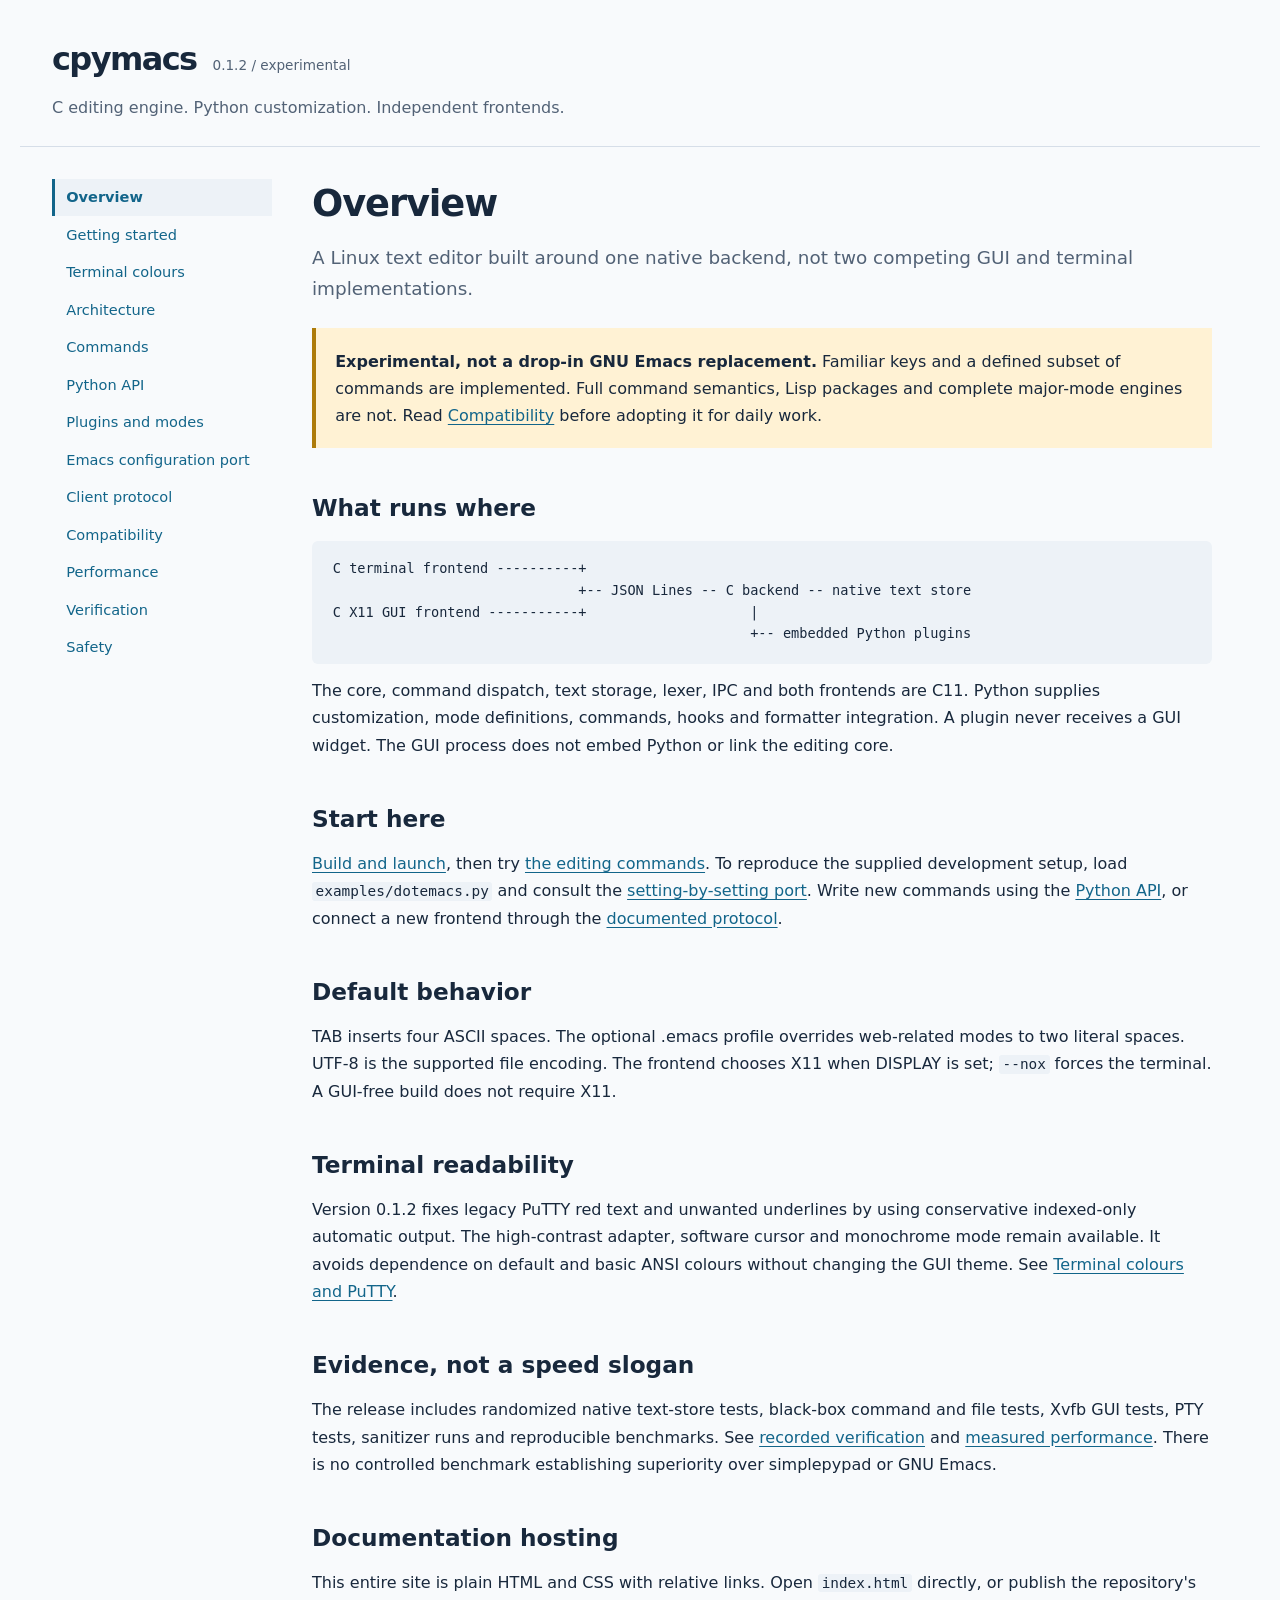
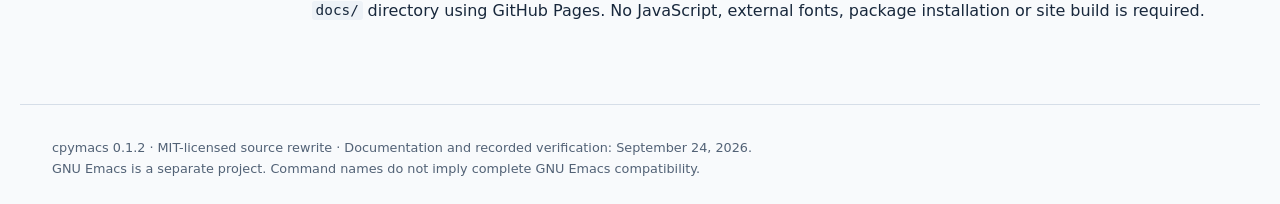
<file: docs/index.html>
<!doctype html>
<html lang="en"><head><meta charset="utf-8"><meta name="viewport" content="width=device-width, initial-scale=1"><meta name="description" content="A Linux text editor built around one native backend, not two competing GUI and terminal implementations."><title>Overview | cpymacs</title><link rel="stylesheet" href="style.css"></head>
<body><a class="skip" href="#content">Skip to content</a><header><a class="brand" href="index.html">cpymacs</a><span class="version">0.1.2 / experimental</span><p>C editing engine. Python customization. Independent frontends.</p></header>
<div class="layout"><nav aria-label="Documentation"><a href="index.html" aria-current="page">Overview</a><a href="getting-started.html">Getting started</a><a href="terminal-colors.html">Terminal colours</a><a href="architecture.html">Architecture</a><a href="commands.html">Commands</a><a href="api.html">Python API</a><a href="plugins.html">Plugins and modes</a><a href="migration.html">Emacs configuration port</a><a href="protocol.html">Client protocol</a><a href="compatibility.html">Compatibility</a><a href="performance.html">Performance</a><a href="verification.html">Verification</a><a href="safety.html">Safety</a></nav><main id="content"><h1>Overview</h1><p class="lede">A Linux text editor built around one native backend, not two competing GUI and terminal implementations.</p><div class="notice"><p><strong>Experimental, not a drop-in GNU Emacs replacement.</strong> Familiar keys and a defined subset of commands are implemented. Full command semantics, Lisp packages and complete major-mode engines are not. Read <a href="compatibility.html">Compatibility</a> before adopting it for daily work.</p></div>
<h2>What runs where</h2><pre><code>C terminal frontend ----------+
                              +-- JSON Lines -- C backend -- native text store
C X11 GUI frontend -----------+                    |
                                                   +-- embedded Python plugins</code></pre>
<p>The core, command dispatch, text storage, lexer, IPC and both frontends are C11. Python supplies customization, mode definitions, commands, hooks and formatter integration. A plugin never receives a GUI widget. The GUI process does not embed Python or link the editing core.</p>
<h2>Start here</h2>
<p><a href="getting-started.html">Build and launch</a>, then try <a href="commands.html">the editing commands</a>. To reproduce the supplied development setup, load <code>examples/dotemacs.py</code> and consult the <a href="migration.html">setting-by-setting port</a>. Write new commands using the <a href="api.html">Python API</a>, or connect a new frontend through the <a href="protocol.html">documented protocol</a>.</p>
<h2>Default behavior</h2><p>TAB inserts four ASCII spaces. The optional .emacs profile overrides web-related modes to two literal spaces. UTF-8 is the supported file encoding. The frontend chooses X11 when DISPLAY is set; <code>--nox</code> forces the terminal. A GUI-free build does not require X11.</p>
<h2>Terminal readability</h2><p>Version 0.1.2 fixes legacy PuTTY red text and unwanted underlines by using conservative indexed-only automatic output. The high-contrast adapter, software cursor and monochrome mode remain available. It avoids dependence on default and basic ANSI colours without changing the GUI theme. See <a href="terminal-colors.html">Terminal colours and PuTTY</a>.</p>
<h2>Evidence, not a speed slogan</h2><p>The release includes randomized native text-store tests, black-box command and file tests, Xvfb GUI tests, PTY tests, sanitizer runs and reproducible benchmarks. See <a href="verification.html">recorded verification</a> and <a href="performance.html">measured performance</a>. There is no controlled benchmark establishing superiority over simplepypad or GNU Emacs.</p>
<h2>Documentation hosting</h2><p>This entire site is plain HTML and CSS with relative links. Open <code>index.html</code> directly, or publish the repository's <code>docs/</code> directory using GitHub Pages. No JavaScript, external fonts, package installation or site build is required.</p></main></div>
<footer>cpymacs 0.1.2 · MIT-licensed source rewrite · Documentation and recorded verification: September 24, 2026.<br>GNU Emacs is a separate project. Command names do not imply complete GNU Emacs compatibility.</footer></body></html>
</file>
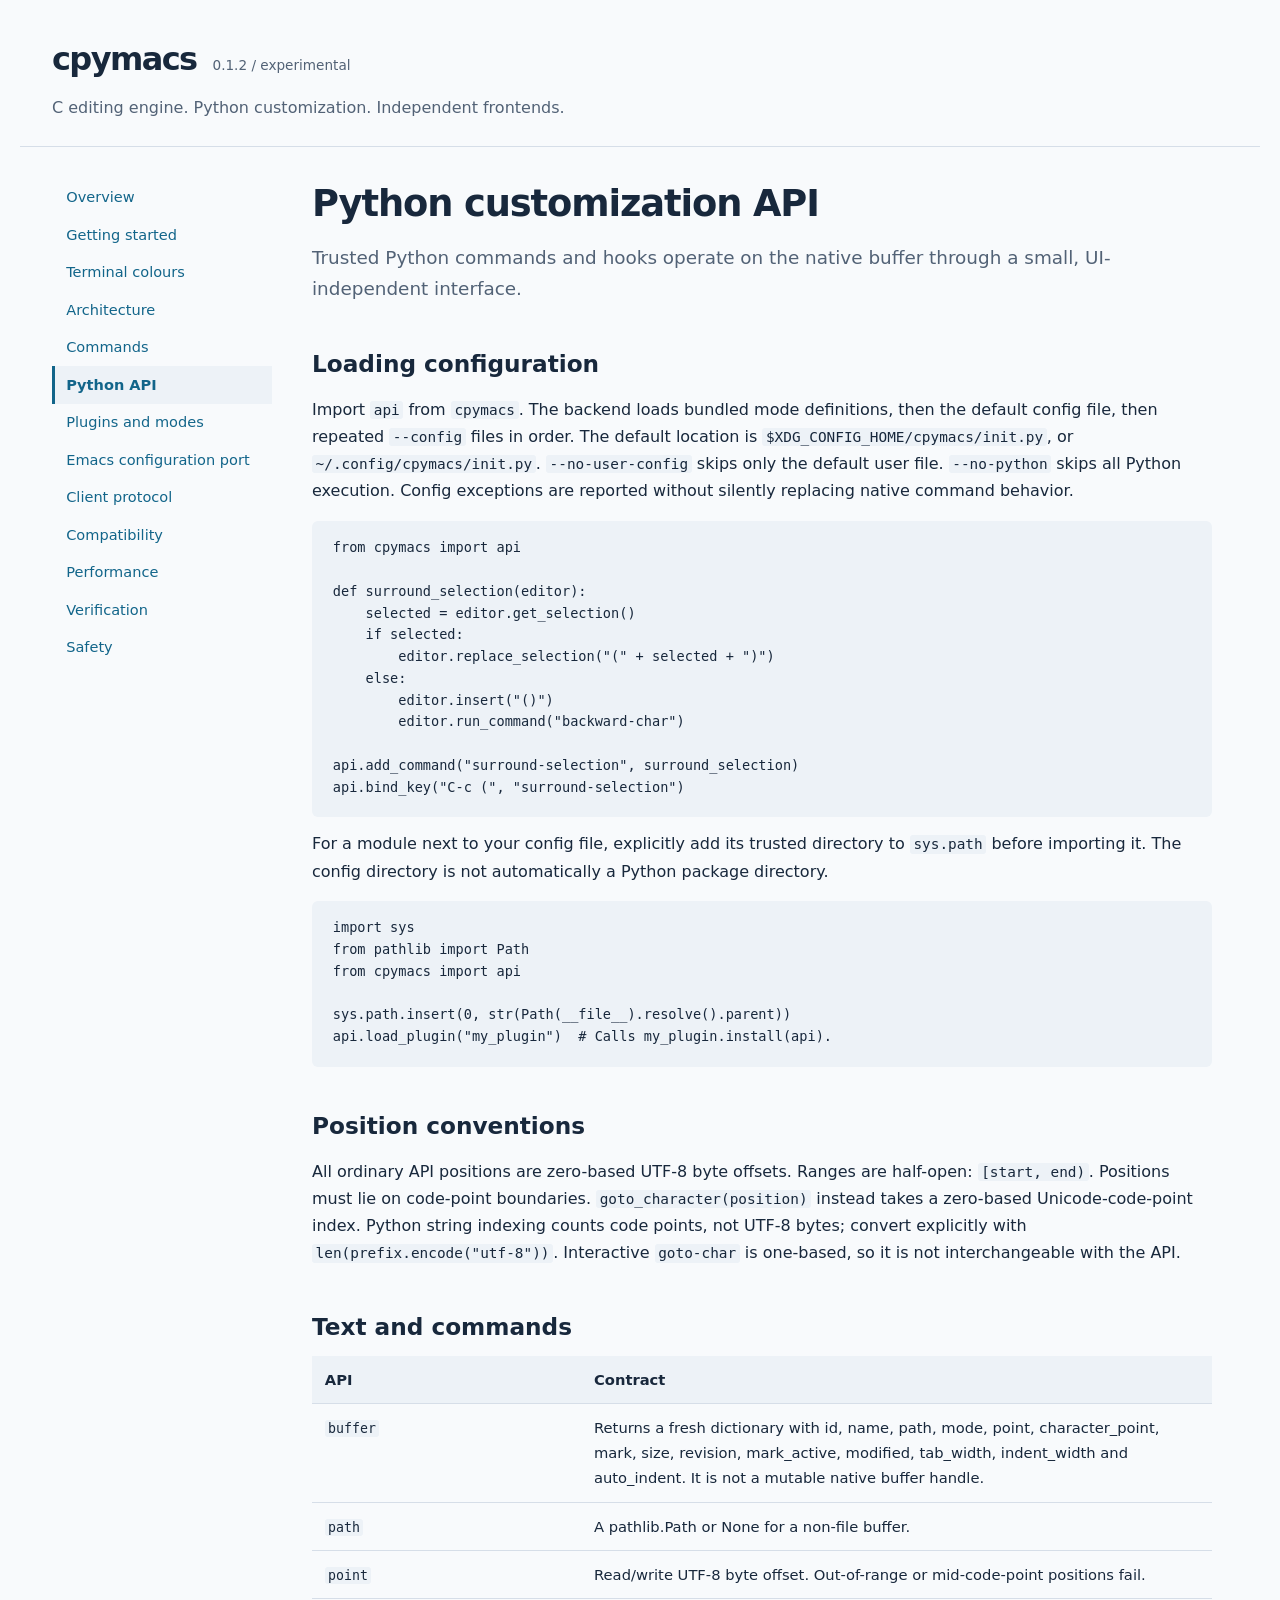
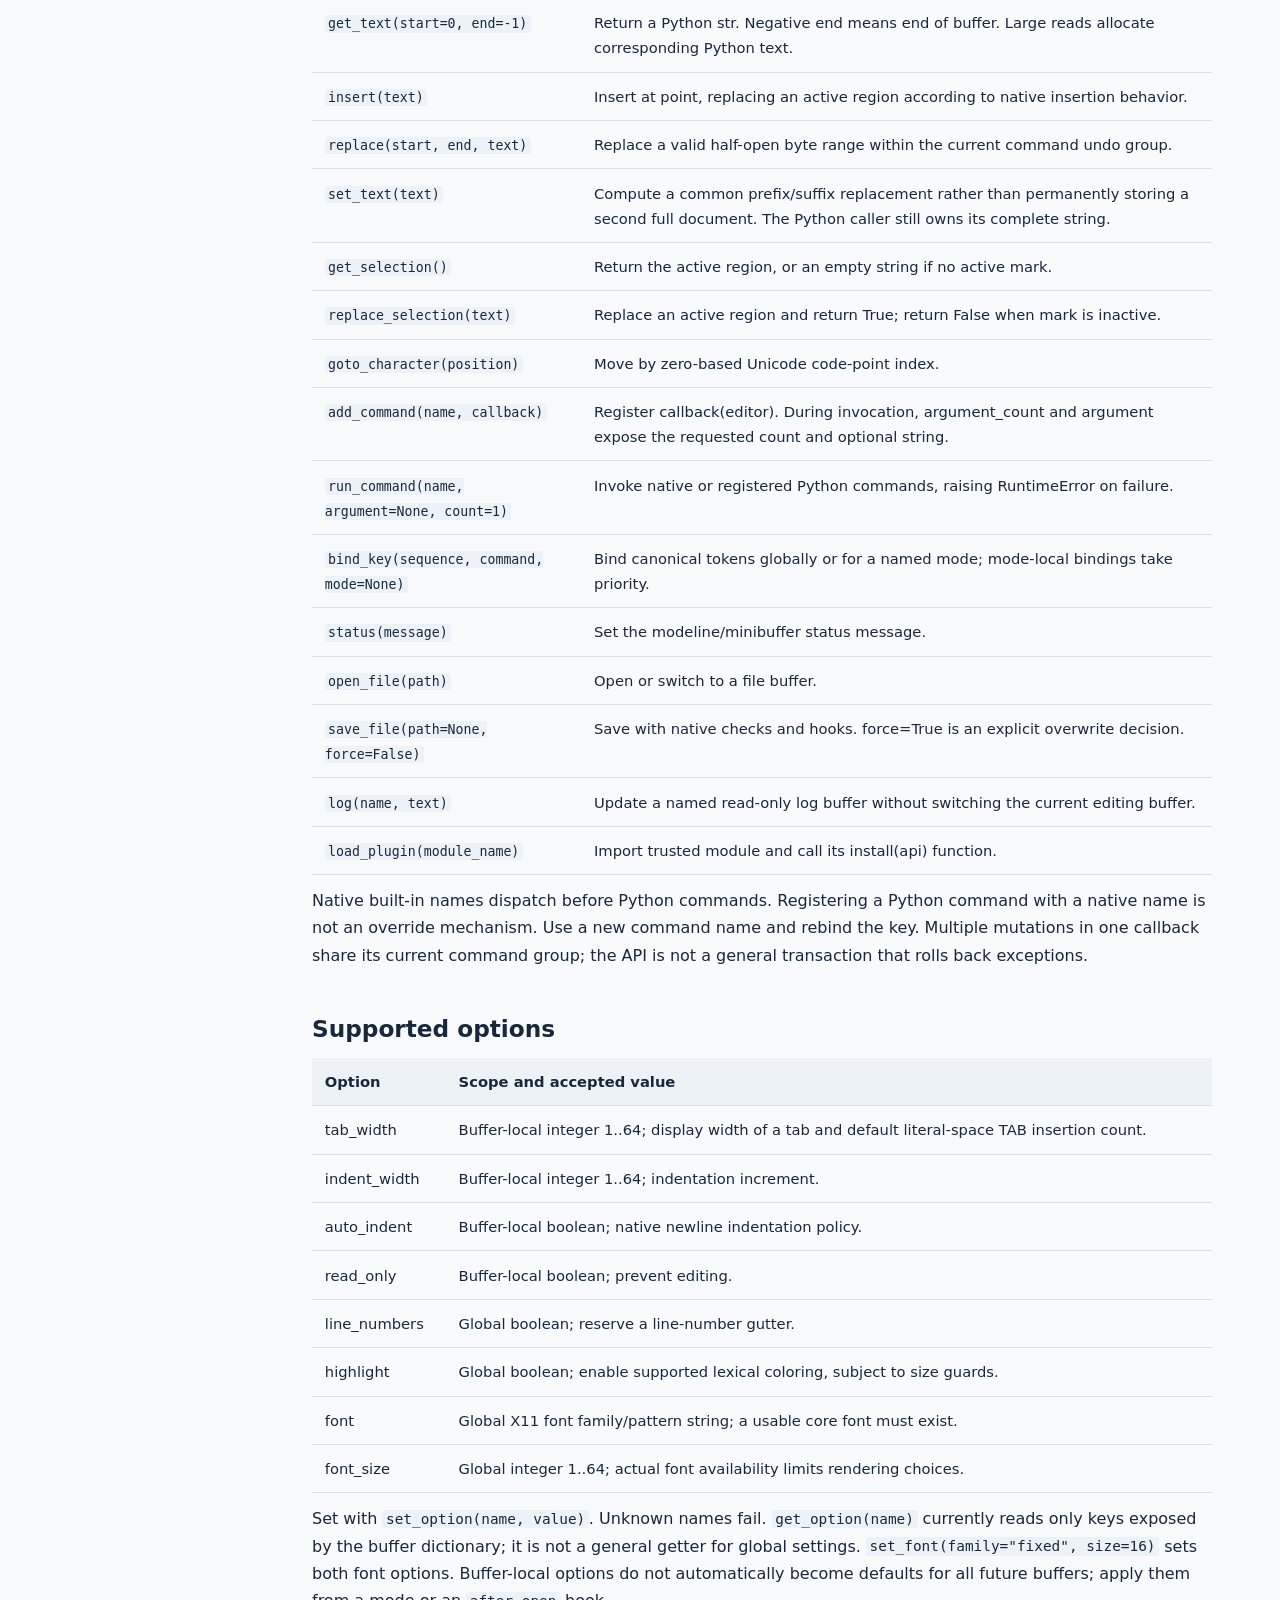
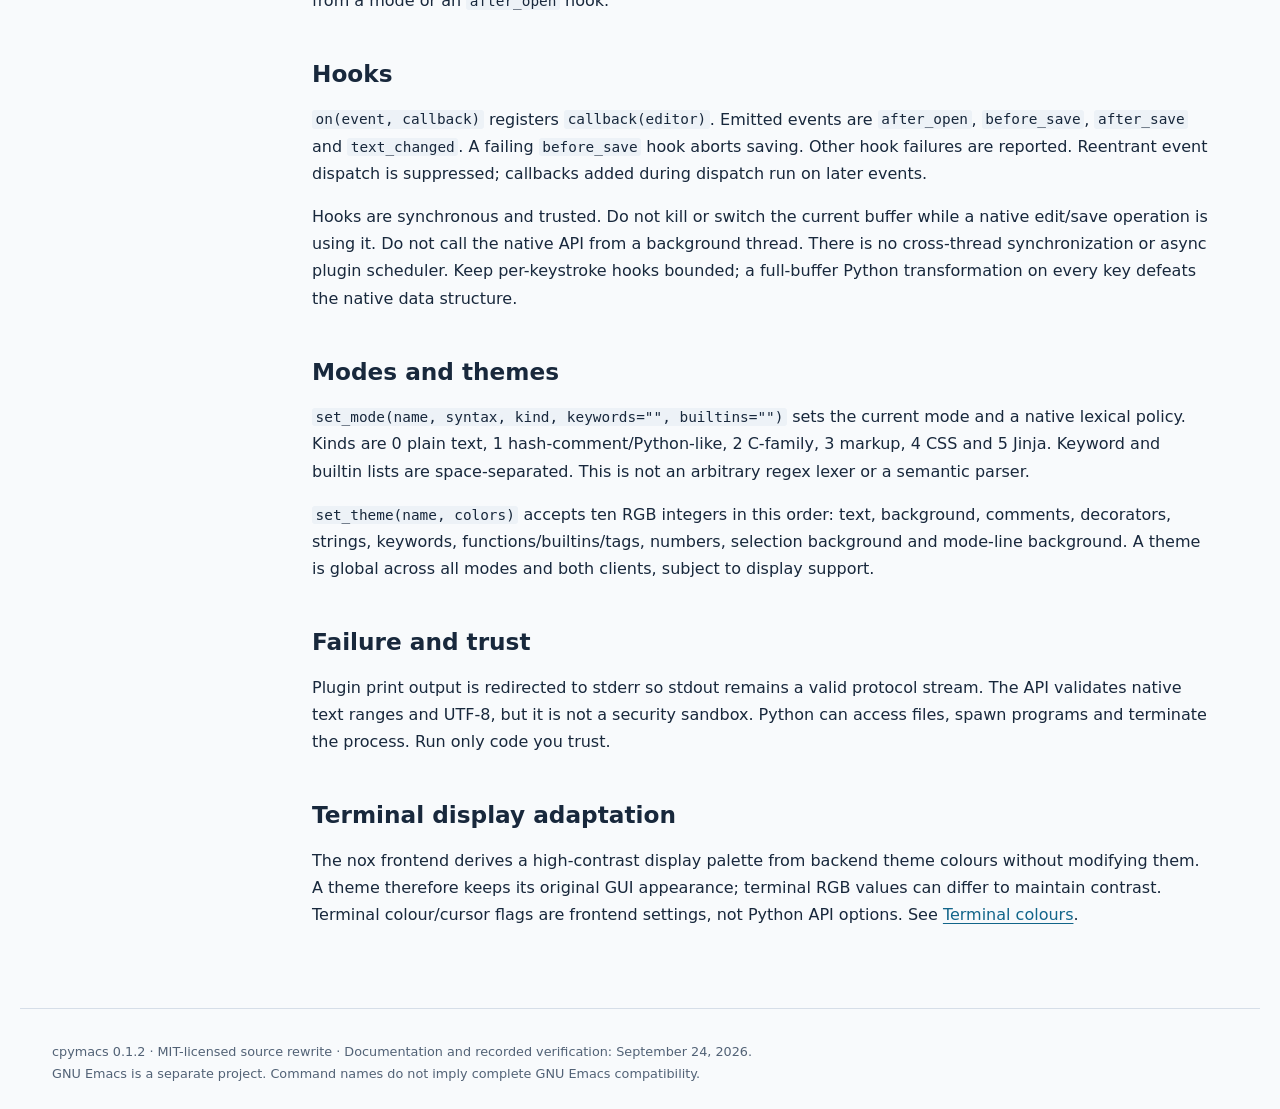
<file: docs/api.html>
<!doctype html>
<html lang="en"><head><meta charset="utf-8"><meta name="viewport" content="width=device-width, initial-scale=1"><meta name="description" content="Trusted Python commands and hooks operate on the native buffer through a small, UI-independent interface."><title>Python customization API | cpymacs</title><link rel="stylesheet" href="style.css"></head>
<body><a class="skip" href="#content">Skip to content</a><header><a class="brand" href="index.html">cpymacs</a><span class="version">0.1.2 / experimental</span><p>C editing engine. Python customization. Independent frontends.</p></header>
<div class="layout"><nav aria-label="Documentation"><a href="index.html">Overview</a><a href="getting-started.html">Getting started</a><a href="terminal-colors.html">Terminal colours</a><a href="architecture.html">Architecture</a><a href="commands.html">Commands</a><a href="api.html" aria-current="page">Python API</a><a href="plugins.html">Plugins and modes</a><a href="migration.html">Emacs configuration port</a><a href="protocol.html">Client protocol</a><a href="compatibility.html">Compatibility</a><a href="performance.html">Performance</a><a href="verification.html">Verification</a><a href="safety.html">Safety</a></nav><main id="content"><h1>Python customization API</h1><p class="lede">Trusted Python commands and hooks operate on the native buffer through a small, UI-independent interface.</p><h2>Loading configuration</h2><p>Import <code>api</code> from <code>cpymacs</code>. The backend loads bundled mode definitions, then the default config file, then repeated <code>--config</code> files in order. The default location is <code>$XDG_CONFIG_HOME/cpymacs/init.py</code>, or <code>~/.config/cpymacs/init.py</code>. <code>--no-user-config</code> skips only the default user file. <code>--no-python</code> skips all Python execution. Config exceptions are reported without silently replacing native command behavior.</p><pre><code class="language-python">from cpymacs import api

def surround_selection(editor):
    selected = editor.get_selection()
    if selected:
        editor.replace_selection(&quot;(&quot; + selected + &quot;)&quot;)
    else:
        editor.insert(&quot;()&quot;)
        editor.run_command(&quot;backward-char&quot;)

api.add_command(&quot;surround-selection&quot;, surround_selection)
api.bind_key(&quot;C-c (&quot;, &quot;surround-selection&quot;)</code></pre>
<p>For a module next to your config file, explicitly add its trusted directory to <code>sys.path</code> before importing it. The config directory is not automatically a Python package directory.</p><pre><code class="language-python">import sys
from pathlib import Path
from cpymacs import api

sys.path.insert(0, str(Path(__file__).resolve().parent))
api.load_plugin(&quot;my_plugin&quot;)  # Calls my_plugin.install(api).</code></pre>
<h2>Position conventions</h2><p>All ordinary API positions are zero-based UTF-8 byte offsets. Ranges are half-open: <code>[start, end)</code>. Positions must lie on code-point boundaries. <code>goto_character(position)</code> instead takes a zero-based Unicode-code-point index. Python string indexing counts code points, not UTF-8 bytes; convert explicitly with <code>len(prefix.encode("utf-8"))</code>. Interactive <code>goto-char</code> is one-based, so it is not interchangeable with the API.</p>
<h2>Text and commands</h2><div class="table-scroll"><table><thead><tr><th scope="col">API</th><th scope="col">Contract</th></tr></thead><tbody><tr><td><code>buffer</code></td><td>Returns a fresh dictionary with id, name, path, mode, point, character_point, mark, size, revision, mark_active, modified, tab_width, indent_width and auto_indent. It is not a mutable native buffer handle.</td></tr><tr><td><code>path</code></td><td>A pathlib.Path or None for a non-file buffer.</td></tr><tr><td><code>point</code></td><td>Read/write UTF-8 byte offset. Out-of-range or mid-code-point positions fail.</td></tr><tr><td><code>get_text(start=0, end=-1)</code></td><td>Return a Python str. Negative end means end of buffer. Large reads allocate corresponding Python text.</td></tr><tr><td><code>insert(text)</code></td><td>Insert at point, replacing an active region according to native insertion behavior.</td></tr><tr><td><code>replace(start, end, text)</code></td><td>Replace a valid half-open byte range within the current command undo group.</td></tr><tr><td><code>set_text(text)</code></td><td>Compute a common prefix/suffix replacement rather than permanently storing a second full document. The Python caller still owns its complete string.</td></tr><tr><td><code>get_selection()</code></td><td>Return the active region, or an empty string if no active mark.</td></tr><tr><td><code>replace_selection(text)</code></td><td>Replace an active region and return True; return False when mark is inactive.</td></tr><tr><td><code>goto_character(position)</code></td><td>Move by zero-based Unicode code-point index.</td></tr><tr><td><code>add_command(name, callback)</code></td><td>Register callback(editor). During invocation, argument_count and argument expose the requested count and optional string.</td></tr><tr><td><code>run_command(name, argument=None, count=1)</code></td><td>Invoke native or registered Python commands, raising RuntimeError on failure.</td></tr><tr><td><code>bind_key(sequence, command, mode=None)</code></td><td>Bind canonical tokens globally or for a named mode; mode-local bindings take priority.</td></tr><tr><td><code>status(message)</code></td><td>Set the modeline/minibuffer status message.</td></tr><tr><td><code>open_file(path)</code></td><td>Open or switch to a file buffer.</td></tr><tr><td><code>save_file(path=None, force=False)</code></td><td>Save with native checks and hooks. force=True is an explicit overwrite decision.</td></tr><tr><td><code>log(name, text)</code></td><td>Update a named read-only log buffer without switching the current editing buffer.</td></tr><tr><td><code>load_plugin(module_name)</code></td><td>Import trusted module and call its install(api) function.</td></tr></tbody></table></div>
<p>Native built-in names dispatch before Python commands. Registering a Python command with a native name is not an override mechanism. Use a new command name and rebind the key. Multiple mutations in one callback share its current command group; the API is not a general transaction that rolls back exceptions.</p>
<h2>Supported options</h2><div class="table-scroll"><table><thead><tr><th scope="col">Option</th><th scope="col">Scope and accepted value</th></tr></thead><tbody><tr><td>tab_width</td><td>Buffer-local integer 1..64; display width of a tab and default literal-space TAB insertion count.</td></tr><tr><td>indent_width</td><td>Buffer-local integer 1..64; indentation increment.</td></tr><tr><td>auto_indent</td><td>Buffer-local boolean; native newline indentation policy.</td></tr><tr><td>read_only</td><td>Buffer-local boolean; prevent editing.</td></tr><tr><td>line_numbers</td><td>Global boolean; reserve a line-number gutter.</td></tr><tr><td>highlight</td><td>Global boolean; enable supported lexical coloring, subject to size guards.</td></tr><tr><td>font</td><td>Global X11 font family/pattern string; a usable core font must exist.</td></tr><tr><td>font_size</td><td>Global integer 1..64; actual font availability limits rendering choices.</td></tr></tbody></table></div>
<p>Set with <code>set_option(name, value)</code>. Unknown names fail. <code>get_option(name)</code> currently reads only keys exposed by the buffer dictionary; it is not a general getter for global settings. <code>set_font(family="fixed", size=16)</code> sets both font options. Buffer-local options do not automatically become defaults for all future buffers; apply them from a mode or an <code>after_open</code> hook.</p>
<h2>Hooks</h2><p><code>on(event, callback)</code> registers <code>callback(editor)</code>. Emitted events are <code>after_open</code>, <code>before_save</code>, <code>after_save</code> and <code>text_changed</code>. A failing <code>before_save</code> hook aborts saving. Other hook failures are reported. Reentrant event dispatch is suppressed; callbacks added during dispatch run on later events.</p>
<p>Hooks are synchronous and trusted. Do not kill or switch the current buffer while a native edit/save operation is using it. Do not call the native API from a background thread. There is no cross-thread synchronization or async plugin scheduler. Keep per-keystroke hooks bounded; a full-buffer Python transformation on every key defeats the native data structure.</p>
<h2>Modes and themes</h2><p><code>set_mode(name, syntax, kind, keywords="", builtins="")</code> sets the current mode and a native lexical policy. Kinds are 0 plain text, 1 hash-comment/Python-like, 2 C-family, 3 markup, 4 CSS and 5 Jinja. Keyword and builtin lists are space-separated. This is not an arbitrary regex lexer or a semantic parser.</p>
<p><code>set_theme(name, colors)</code> accepts ten RGB integers in this order: text, background, comments, decorators, strings, keywords, functions/builtins/tags, numbers, selection background and mode-line background. A theme is global across all modes and both clients, subject to display support.</p>
<h2>Failure and trust</h2><p>Plugin print output is redirected to stderr so stdout remains a valid protocol stream. The API validates native text ranges and UTF-8, but it is not a security sandbox. Python can access files, spawn programs and terminate the process. Run only code you trust.</p><h2>Terminal display adaptation</h2><p>The nox frontend derives a high-contrast display palette from backend theme colours without modifying them. A theme therefore keeps its original GUI appearance; terminal RGB values can differ to maintain contrast. Terminal colour/cursor flags are frontend settings, not Python API options. See <a href="terminal-colors.html">Terminal colours</a>.</p></main></div>
<footer>cpymacs 0.1.2 · MIT-licensed source rewrite · Documentation and recorded verification: September 24, 2026.<br>GNU Emacs is a separate project. Command names do not imply complete GNU Emacs compatibility.</footer></body></html>
</file>
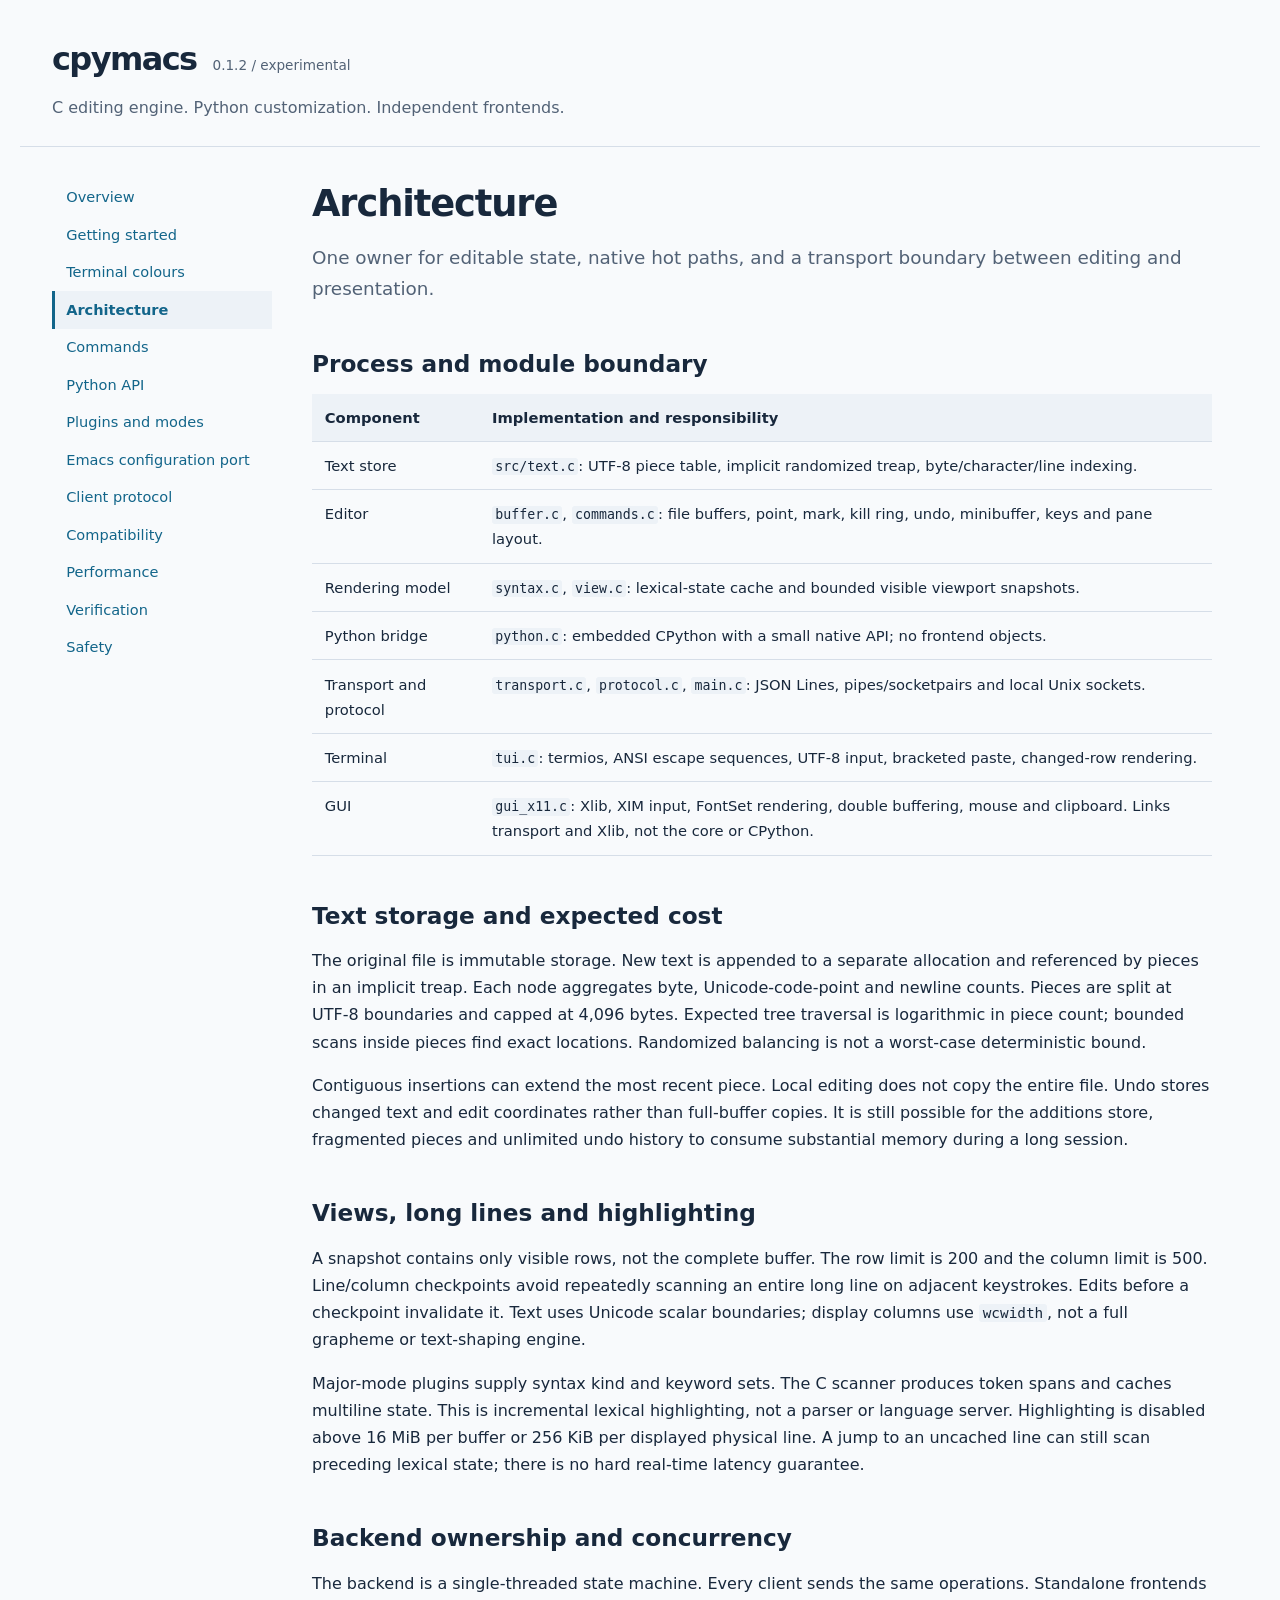
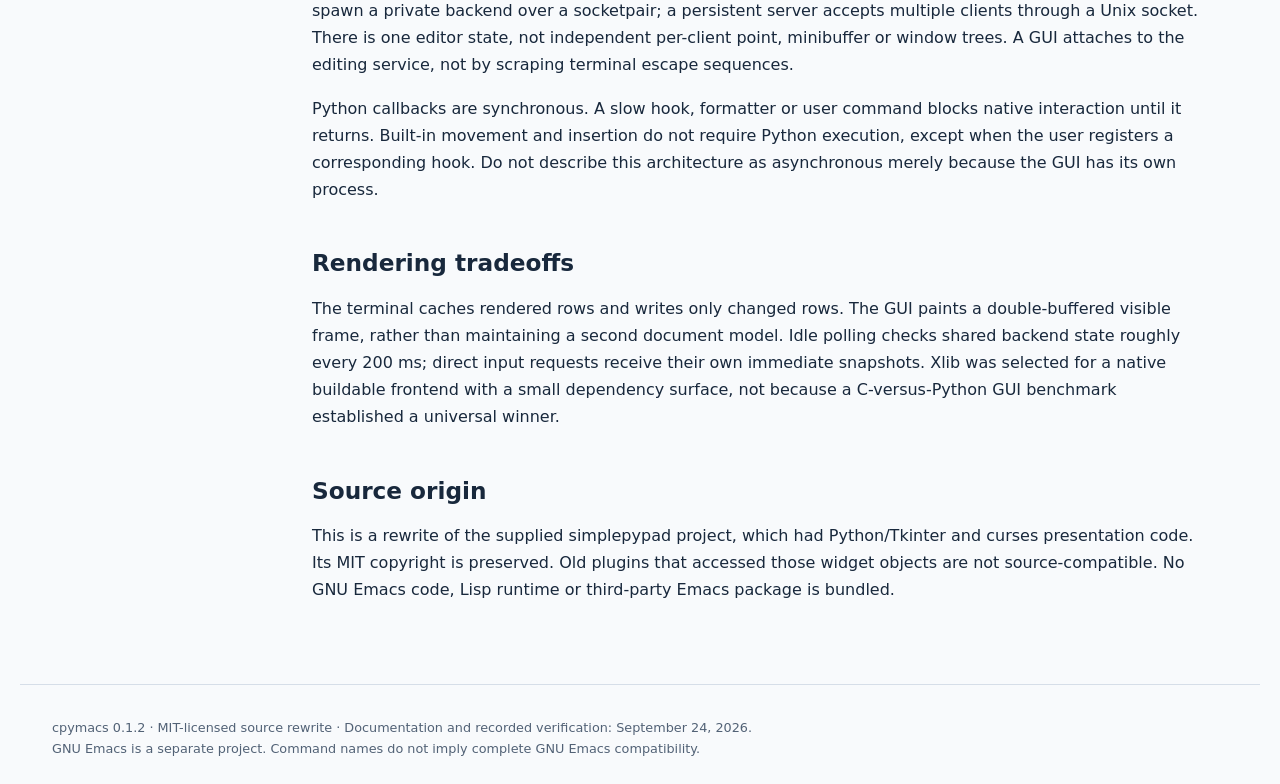
<file: docs/architecture.html>
<!doctype html>
<html lang="en"><head><meta charset="utf-8"><meta name="viewport" content="width=device-width, initial-scale=1"><meta name="description" content="One owner for editable state, native hot paths, and a transport boundary between editing and presentation."><title>Architecture | cpymacs</title><link rel="stylesheet" href="style.css"></head>
<body><a class="skip" href="#content">Skip to content</a><header><a class="brand" href="index.html">cpymacs</a><span class="version">0.1.2 / experimental</span><p>C editing engine. Python customization. Independent frontends.</p></header>
<div class="layout"><nav aria-label="Documentation"><a href="index.html">Overview</a><a href="getting-started.html">Getting started</a><a href="terminal-colors.html">Terminal colours</a><a href="architecture.html" aria-current="page">Architecture</a><a href="commands.html">Commands</a><a href="api.html">Python API</a><a href="plugins.html">Plugins and modes</a><a href="migration.html">Emacs configuration port</a><a href="protocol.html">Client protocol</a><a href="compatibility.html">Compatibility</a><a href="performance.html">Performance</a><a href="verification.html">Verification</a><a href="safety.html">Safety</a></nav><main id="content"><h1>Architecture</h1><p class="lede">One owner for editable state, native hot paths, and a transport boundary between editing and presentation.</p><h2>Process and module boundary</h2><div class="table-scroll"><table><thead><tr><th scope="col">Component</th><th scope="col">Implementation and responsibility</th></tr></thead><tbody><tr><td>Text store</td><td><code>src/text.c</code>: UTF-8 piece table, implicit randomized treap, byte/character/line indexing.</td></tr><tr><td>Editor</td><td><code>buffer.c</code>, <code>commands.c</code>: file buffers, point, mark, kill ring, undo, minibuffer, keys and pane layout.</td></tr><tr><td>Rendering model</td><td><code>syntax.c</code>, <code>view.c</code>: lexical-state cache and bounded visible viewport snapshots.</td></tr><tr><td>Python bridge</td><td><code>python.c</code>: embedded CPython with a small native API; no frontend objects.</td></tr><tr><td>Transport and protocol</td><td><code>transport.c</code>, <code>protocol.c</code>, <code>main.c</code>: JSON Lines, pipes/socketpairs and local Unix sockets.</td></tr><tr><td>Terminal</td><td><code>tui.c</code>: termios, ANSI escape sequences, UTF-8 input, bracketed paste, changed-row rendering.</td></tr><tr><td>GUI</td><td><code>gui_x11.c</code>: Xlib, XIM input, FontSet rendering, double buffering, mouse and clipboard. Links transport and Xlib, not the core or CPython.</td></tr></tbody></table></div>
<h2>Text storage and expected cost</h2><p>The original file is immutable storage. New text is appended to a separate allocation and referenced by pieces in an implicit treap. Each node aggregates byte, Unicode-code-point and newline counts. Pieces are split at UTF-8 boundaries and capped at 4,096 bytes. Expected tree traversal is logarithmic in piece count; bounded scans inside pieces find exact locations. Randomized balancing is not a worst-case deterministic bound.</p>
<p>Contiguous insertions can extend the most recent piece. Local editing does not copy the entire file. Undo stores changed text and edit coordinates rather than full-buffer copies. It is still possible for the additions store, fragmented pieces and unlimited undo history to consume substantial memory during a long session.</p>
<h2>Views, long lines and highlighting</h2><p>A snapshot contains only visible rows, not the complete buffer. The row limit is 200 and the column limit is 500. Line/column checkpoints avoid repeatedly scanning an entire long line on adjacent keystrokes. Edits before a checkpoint invalidate it. Text uses Unicode scalar boundaries; display columns use <code>wcwidth</code>, not a full grapheme or text-shaping engine.</p>
<p>Major-mode plugins supply syntax kind and keyword sets. The C scanner produces token spans and caches multiline state. This is incremental lexical highlighting, not a parser or language server. Highlighting is disabled above 16 MiB per buffer or 256 KiB per displayed physical line. A jump to an uncached line can still scan preceding lexical state; there is no hard real-time latency guarantee.</p>
<h2>Backend ownership and concurrency</h2><p>The backend is a single-threaded state machine. Every client sends the same operations. Standalone frontends spawn a private backend over a socketpair; a persistent server accepts multiple clients through a Unix socket. There is one editor state, not independent per-client point, minibuffer or window trees. A GUI attaches to the editing service, not by scraping terminal escape sequences.</p>
<p>Python callbacks are synchronous. A slow hook, formatter or user command blocks native interaction until it returns. Built-in movement and insertion do not require Python execution, except when the user registers a corresponding hook. Do not describe this architecture as asynchronous merely because the GUI has its own process.</p>
<h2>Rendering tradeoffs</h2><p>The terminal caches rendered rows and writes only changed rows. The GUI paints a double-buffered visible frame, rather than maintaining a second document model. Idle polling checks shared backend state roughly every 200 ms; direct input requests receive their own immediate snapshots. Xlib was selected for a native buildable frontend with a small dependency surface, not because a C-versus-Python GUI benchmark established a universal winner.</p>
<h2>Source origin</h2><p>This is a rewrite of the supplied simplepypad project, which had Python/Tkinter and curses presentation code. Its MIT copyright is preserved. Old plugins that accessed those widget objects are not source-compatible. No GNU Emacs code, Lisp runtime or third-party Emacs package is bundled.</p></main></div>
<footer>cpymacs 0.1.2 · MIT-licensed source rewrite · Documentation and recorded verification: September 24, 2026.<br>GNU Emacs is a separate project. Command names do not imply complete GNU Emacs compatibility.</footer></body></html>
</file>
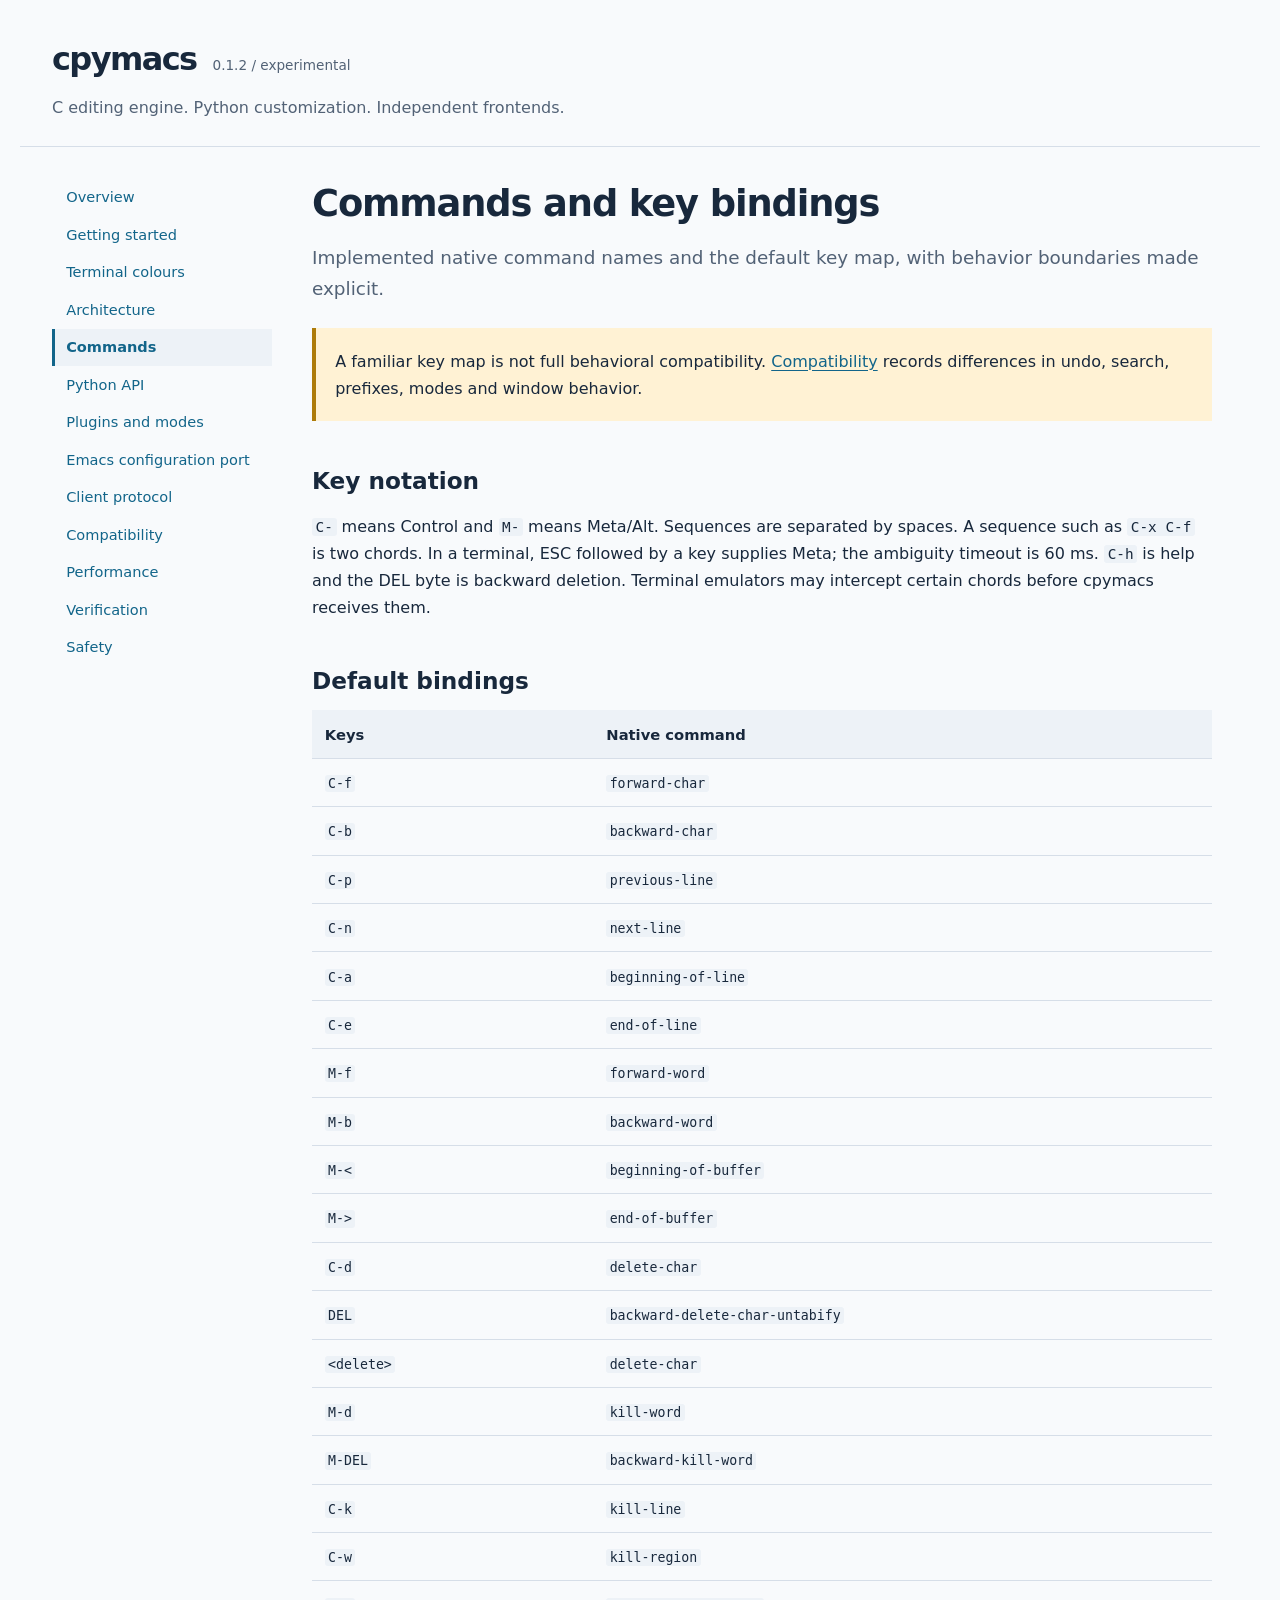
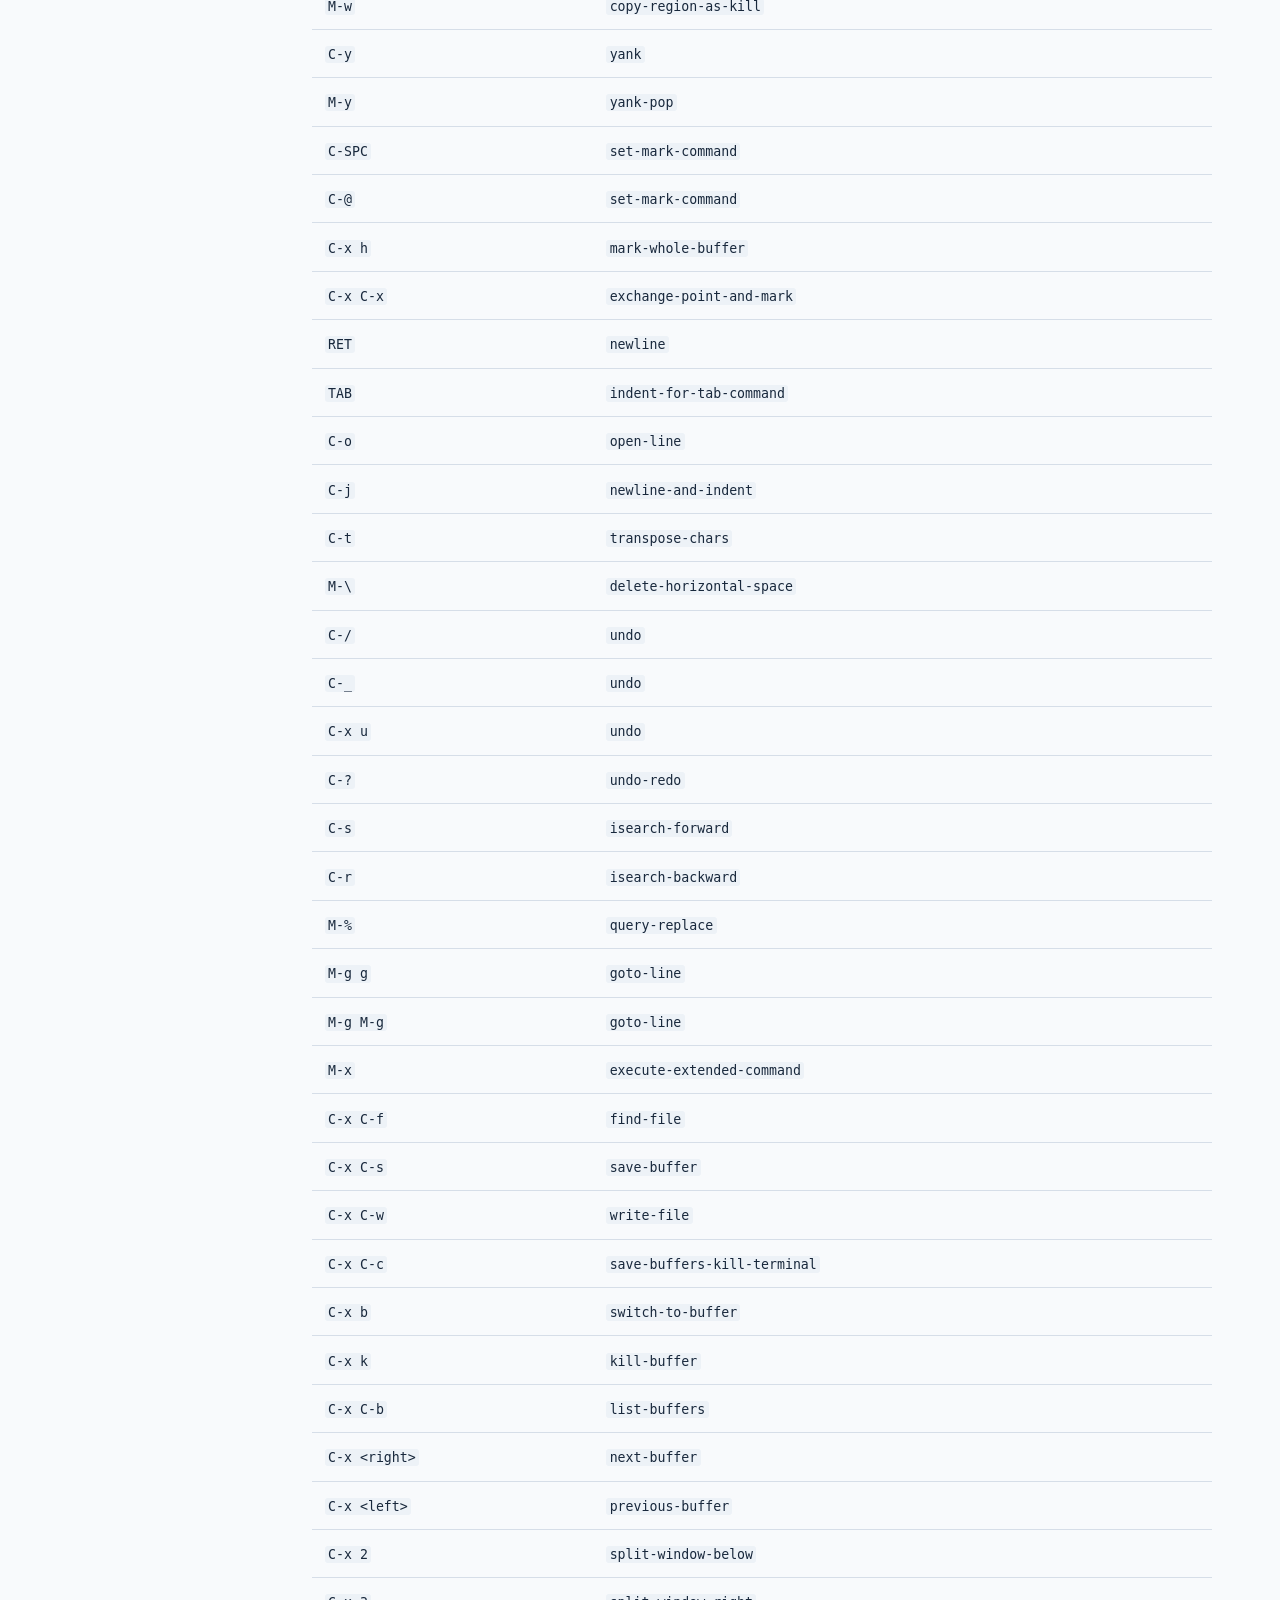
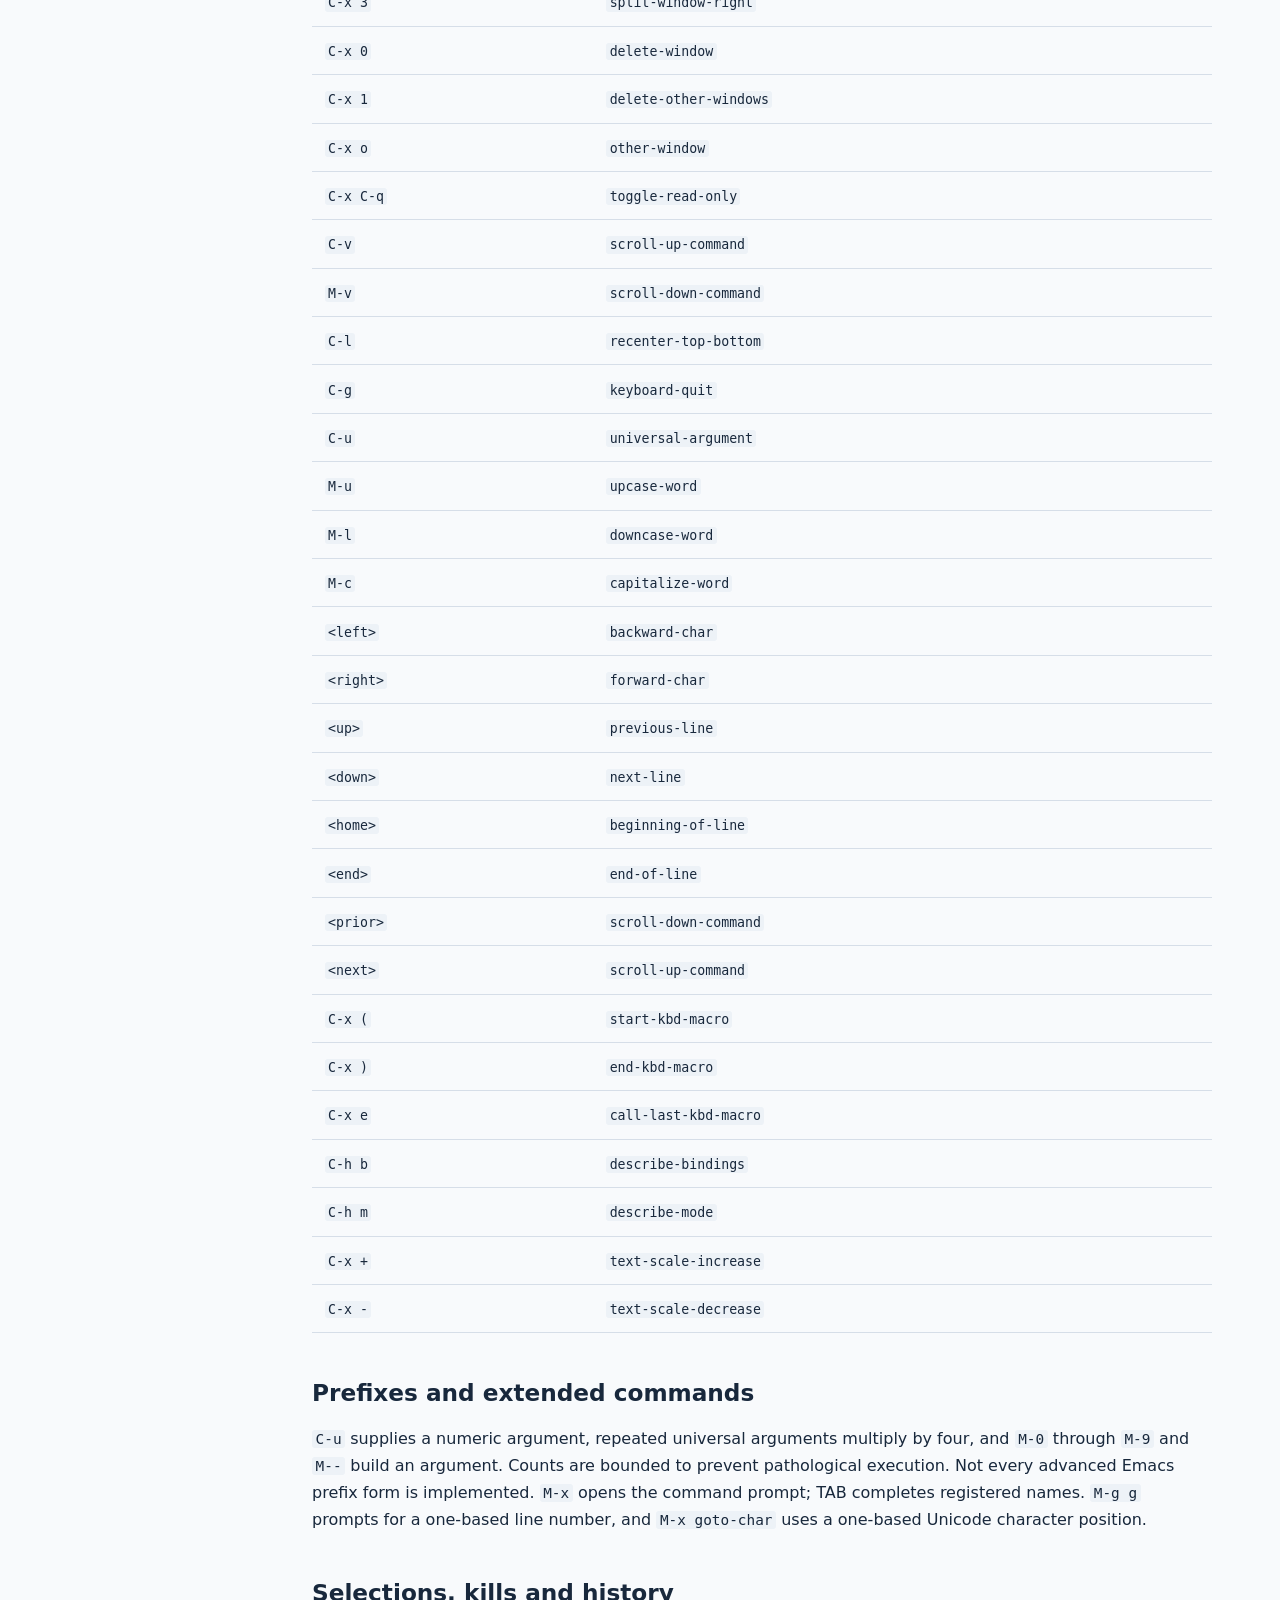
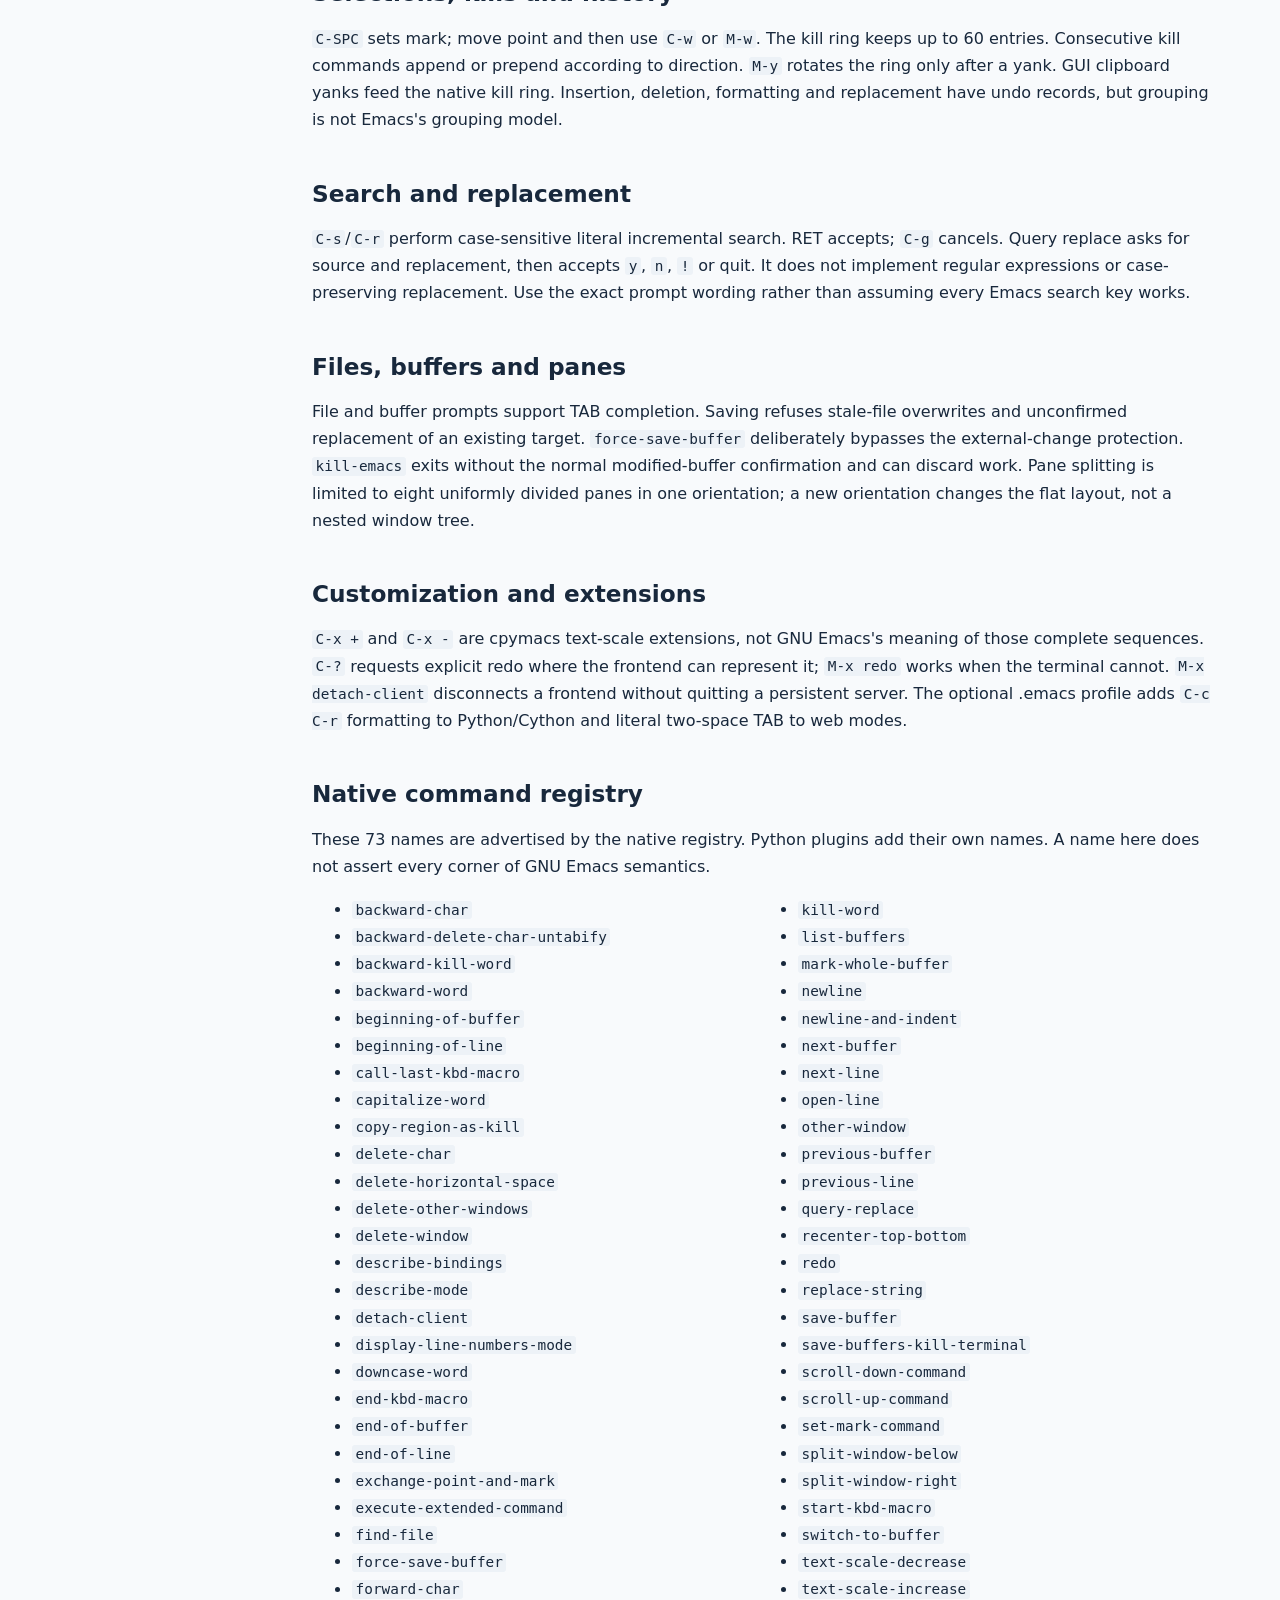
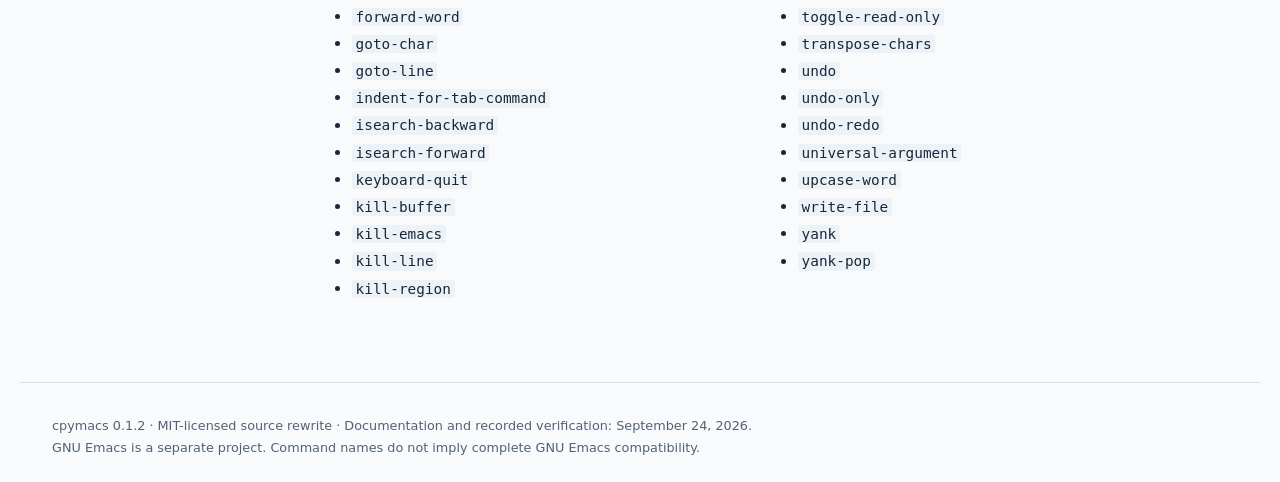
<file: docs/commands.html>
<!doctype html>
<html lang="en"><head><meta charset="utf-8"><meta name="viewport" content="width=device-width, initial-scale=1"><meta name="description" content="Implemented native command names and the default key map, with behavior boundaries made explicit."><title>Commands and key bindings | cpymacs</title><link rel="stylesheet" href="style.css"></head>
<body><a class="skip" href="#content">Skip to content</a><header><a class="brand" href="index.html">cpymacs</a><span class="version">0.1.2 / experimental</span><p>C editing engine. Python customization. Independent frontends.</p></header>
<div class="layout"><nav aria-label="Documentation"><a href="index.html">Overview</a><a href="getting-started.html">Getting started</a><a href="terminal-colors.html">Terminal colours</a><a href="architecture.html">Architecture</a><a href="commands.html" aria-current="page">Commands</a><a href="api.html">Python API</a><a href="plugins.html">Plugins and modes</a><a href="migration.html">Emacs configuration port</a><a href="protocol.html">Client protocol</a><a href="compatibility.html">Compatibility</a><a href="performance.html">Performance</a><a href="verification.html">Verification</a><a href="safety.html">Safety</a></nav><main id="content"><h1>Commands and key bindings</h1><p class="lede">Implemented native command names and the default key map, with behavior boundaries made explicit.</p><div class="notice"><p>A familiar key map is not full behavioral compatibility. <a href="compatibility.html">Compatibility</a> records differences in undo, search, prefixes, modes and window behavior.</p></div>
<h2>Key notation</h2><p><code>C-</code> means Control and <code>M-</code> means Meta/Alt. Sequences are separated by spaces. A sequence such as <code>C-x C-f</code> is two chords. In a terminal, ESC followed by a key supplies Meta; the ambiguity timeout is 60 ms. <code>C-h</code> is help and the DEL byte is backward deletion. Terminal emulators may intercept certain chords before cpymacs receives them.</p>
<h2>Default bindings</h2><div class="table-scroll"><table><thead><tr><th scope="col">Keys</th><th scope="col">Native command</th></tr></thead><tbody><tr><td><code>C-f</code></td><td><code>forward-char</code></td></tr><tr><td><code>C-b</code></td><td><code>backward-char</code></td></tr><tr><td><code>C-p</code></td><td><code>previous-line</code></td></tr><tr><td><code>C-n</code></td><td><code>next-line</code></td></tr><tr><td><code>C-a</code></td><td><code>beginning-of-line</code></td></tr><tr><td><code>C-e</code></td><td><code>end-of-line</code></td></tr><tr><td><code>M-f</code></td><td><code>forward-word</code></td></tr><tr><td><code>M-b</code></td><td><code>backward-word</code></td></tr><tr><td><code>M-&lt;</code></td><td><code>beginning-of-buffer</code></td></tr><tr><td><code>M-&gt;</code></td><td><code>end-of-buffer</code></td></tr><tr><td><code>C-d</code></td><td><code>delete-char</code></td></tr><tr><td><code>DEL</code></td><td><code>backward-delete-char-untabify</code></td></tr><tr><td><code>&lt;delete&gt;</code></td><td><code>delete-char</code></td></tr><tr><td><code>M-d</code></td><td><code>kill-word</code></td></tr><tr><td><code>M-DEL</code></td><td><code>backward-kill-word</code></td></tr><tr><td><code>C-k</code></td><td><code>kill-line</code></td></tr><tr><td><code>C-w</code></td><td><code>kill-region</code></td></tr><tr><td><code>M-w</code></td><td><code>copy-region-as-kill</code></td></tr><tr><td><code>C-y</code></td><td><code>yank</code></td></tr><tr><td><code>M-y</code></td><td><code>yank-pop</code></td></tr><tr><td><code>C-SPC</code></td><td><code>set-mark-command</code></td></tr><tr><td><code>C-@</code></td><td><code>set-mark-command</code></td></tr><tr><td><code>C-x h</code></td><td><code>mark-whole-buffer</code></td></tr><tr><td><code>C-x C-x</code></td><td><code>exchange-point-and-mark</code></td></tr><tr><td><code>RET</code></td><td><code>newline</code></td></tr><tr><td><code>TAB</code></td><td><code>indent-for-tab-command</code></td></tr><tr><td><code>C-o</code></td><td><code>open-line</code></td></tr><tr><td><code>C-j</code></td><td><code>newline-and-indent</code></td></tr><tr><td><code>C-t</code></td><td><code>transpose-chars</code></td></tr><tr><td><code>M-\</code></td><td><code>delete-horizontal-space</code></td></tr><tr><td><code>C-/</code></td><td><code>undo</code></td></tr><tr><td><code>C-_</code></td><td><code>undo</code></td></tr><tr><td><code>C-x u</code></td><td><code>undo</code></td></tr><tr><td><code>C-?</code></td><td><code>undo-redo</code></td></tr><tr><td><code>C-s</code></td><td><code>isearch-forward</code></td></tr><tr><td><code>C-r</code></td><td><code>isearch-backward</code></td></tr><tr><td><code>M-%</code></td><td><code>query-replace</code></td></tr><tr><td><code>M-g g</code></td><td><code>goto-line</code></td></tr><tr><td><code>M-g M-g</code></td><td><code>goto-line</code></td></tr><tr><td><code>M-x</code></td><td><code>execute-extended-command</code></td></tr><tr><td><code>C-x C-f</code></td><td><code>find-file</code></td></tr><tr><td><code>C-x C-s</code></td><td><code>save-buffer</code></td></tr><tr><td><code>C-x C-w</code></td><td><code>write-file</code></td></tr><tr><td><code>C-x C-c</code></td><td><code>save-buffers-kill-terminal</code></td></tr><tr><td><code>C-x b</code></td><td><code>switch-to-buffer</code></td></tr><tr><td><code>C-x k</code></td><td><code>kill-buffer</code></td></tr><tr><td><code>C-x C-b</code></td><td><code>list-buffers</code></td></tr><tr><td><code>C-x &lt;right&gt;</code></td><td><code>next-buffer</code></td></tr><tr><td><code>C-x &lt;left&gt;</code></td><td><code>previous-buffer</code></td></tr><tr><td><code>C-x 2</code></td><td><code>split-window-below</code></td></tr><tr><td><code>C-x 3</code></td><td><code>split-window-right</code></td></tr><tr><td><code>C-x 0</code></td><td><code>delete-window</code></td></tr><tr><td><code>C-x 1</code></td><td><code>delete-other-windows</code></td></tr><tr><td><code>C-x o</code></td><td><code>other-window</code></td></tr><tr><td><code>C-x C-q</code></td><td><code>toggle-read-only</code></td></tr><tr><td><code>C-v</code></td><td><code>scroll-up-command</code></td></tr><tr><td><code>M-v</code></td><td><code>scroll-down-command</code></td></tr><tr><td><code>C-l</code></td><td><code>recenter-top-bottom</code></td></tr><tr><td><code>C-g</code></td><td><code>keyboard-quit</code></td></tr><tr><td><code>C-u</code></td><td><code>universal-argument</code></td></tr><tr><td><code>M-u</code></td><td><code>upcase-word</code></td></tr><tr><td><code>M-l</code></td><td><code>downcase-word</code></td></tr><tr><td><code>M-c</code></td><td><code>capitalize-word</code></td></tr><tr><td><code>&lt;left&gt;</code></td><td><code>backward-char</code></td></tr><tr><td><code>&lt;right&gt;</code></td><td><code>forward-char</code></td></tr><tr><td><code>&lt;up&gt;</code></td><td><code>previous-line</code></td></tr><tr><td><code>&lt;down&gt;</code></td><td><code>next-line</code></td></tr><tr><td><code>&lt;home&gt;</code></td><td><code>beginning-of-line</code></td></tr><tr><td><code>&lt;end&gt;</code></td><td><code>end-of-line</code></td></tr><tr><td><code>&lt;prior&gt;</code></td><td><code>scroll-down-command</code></td></tr><tr><td><code>&lt;next&gt;</code></td><td><code>scroll-up-command</code></td></tr><tr><td><code>C-x (</code></td><td><code>start-kbd-macro</code></td></tr><tr><td><code>C-x )</code></td><td><code>end-kbd-macro</code></td></tr><tr><td><code>C-x e</code></td><td><code>call-last-kbd-macro</code></td></tr><tr><td><code>C-h b</code></td><td><code>describe-bindings</code></td></tr><tr><td><code>C-h m</code></td><td><code>describe-mode</code></td></tr><tr><td><code>C-x +</code></td><td><code>text-scale-increase</code></td></tr><tr><td><code>C-x -</code></td><td><code>text-scale-decrease</code></td></tr></tbody></table></div>
<h2>Prefixes and extended commands</h2><p><code>C-u</code> supplies a numeric argument, repeated universal arguments multiply by four, and <code>M-0</code> through <code>M-9</code> and <code>M--</code> build an argument. Counts are bounded to prevent pathological execution. Not every advanced Emacs prefix form is implemented. <code>M-x</code> opens the command prompt; TAB completes registered names. <code>M-g g</code> prompts for a one-based line number, and <code>M-x goto-char</code> uses a one-based Unicode character position.</p>
<h2>Selections, kills and history</h2><p><code>C-SPC</code> sets mark; move point and then use <code>C-w</code> or <code>M-w</code>. The kill ring keeps up to 60 entries. Consecutive kill commands append or prepend according to direction. <code>M-y</code> rotates the ring only after a yank. GUI clipboard yanks feed the native kill ring. Insertion, deletion, formatting and replacement have undo records, but grouping is not Emacs's grouping model.</p>
<h2>Search and replacement</h2><p><code>C-s</code>/<code>C-r</code> perform case-sensitive literal incremental search. RET accepts; <code>C-g</code> cancels. Query replace asks for source and replacement, then accepts <code>y</code>, <code>n</code>, <code>!</code> or quit. It does not implement regular expressions or case-preserving replacement. Use the exact prompt wording rather than assuming every Emacs search key works.</p>
<h2>Files, buffers and panes</h2><p>File and buffer prompts support TAB completion. Saving refuses stale-file overwrites and unconfirmed replacement of an existing target. <code>force-save-buffer</code> deliberately bypasses the external-change protection. <code>kill-emacs</code> exits without the normal modified-buffer confirmation and can discard work. Pane splitting is limited to eight uniformly divided panes in one orientation; a new orientation changes the flat layout, not a nested window tree.</p>
<h2>Customization and extensions</h2><p><code>C-x +</code> and <code>C-x -</code> are cpymacs text-scale extensions, not GNU Emacs's meaning of those complete sequences. <code>C-?</code> requests explicit redo where the frontend can represent it; <code>M-x redo</code> works when the terminal cannot. <code>M-x detach-client</code> disconnects a frontend without quitting a persistent server. The optional .emacs profile adds <code>C-c C-r</code> formatting to Python/Cython and literal two-space TAB to web modes.</p>
<h2>Native command registry</h2><p>These 73 names are advertised by the native registry. Python plugins add their own names. A name here does not assert every corner of GNU Emacs semantics.</p><ul class="columns"><li><code>backward-char</code></li><li><code>backward-delete-char-untabify</code></li><li><code>backward-kill-word</code></li><li><code>backward-word</code></li><li><code>beginning-of-buffer</code></li><li><code>beginning-of-line</code></li><li><code>call-last-kbd-macro</code></li><li><code>capitalize-word</code></li><li><code>copy-region-as-kill</code></li><li><code>delete-char</code></li><li><code>delete-horizontal-space</code></li><li><code>delete-other-windows</code></li><li><code>delete-window</code></li><li><code>describe-bindings</code></li><li><code>describe-mode</code></li><li><code>detach-client</code></li><li><code>display-line-numbers-mode</code></li><li><code>downcase-word</code></li><li><code>end-kbd-macro</code></li><li><code>end-of-buffer</code></li><li><code>end-of-line</code></li><li><code>exchange-point-and-mark</code></li><li><code>execute-extended-command</code></li><li><code>find-file</code></li><li><code>force-save-buffer</code></li><li><code>forward-char</code></li><li><code>forward-word</code></li><li><code>goto-char</code></li><li><code>goto-line</code></li><li><code>indent-for-tab-command</code></li><li><code>isearch-backward</code></li><li><code>isearch-forward</code></li><li><code>keyboard-quit</code></li><li><code>kill-buffer</code></li><li><code>kill-emacs</code></li><li><code>kill-line</code></li><li><code>kill-region</code></li><li><code>kill-word</code></li><li><code>list-buffers</code></li><li><code>mark-whole-buffer</code></li><li><code>newline</code></li><li><code>newline-and-indent</code></li><li><code>next-buffer</code></li><li><code>next-line</code></li><li><code>open-line</code></li><li><code>other-window</code></li><li><code>previous-buffer</code></li><li><code>previous-line</code></li><li><code>query-replace</code></li><li><code>recenter-top-bottom</code></li><li><code>redo</code></li><li><code>replace-string</code></li><li><code>save-buffer</code></li><li><code>save-buffers-kill-terminal</code></li><li><code>scroll-down-command</code></li><li><code>scroll-up-command</code></li><li><code>set-mark-command</code></li><li><code>split-window-below</code></li><li><code>split-window-right</code></li><li><code>start-kbd-macro</code></li><li><code>switch-to-buffer</code></li><li><code>text-scale-decrease</code></li><li><code>text-scale-increase</code></li><li><code>toggle-read-only</code></li><li><code>transpose-chars</code></li><li><code>undo</code></li><li><code>undo-only</code></li><li><code>undo-redo</code></li><li><code>universal-argument</code></li><li><code>upcase-word</code></li><li><code>write-file</code></li><li><code>yank</code></li><li><code>yank-pop</code></li></ul></main></div>
<footer>cpymacs 0.1.2 · MIT-licensed source rewrite · Documentation and recorded verification: September 24, 2026.<br>GNU Emacs is a separate project. Command names do not imply complete GNU Emacs compatibility.</footer></body></html>
</file>
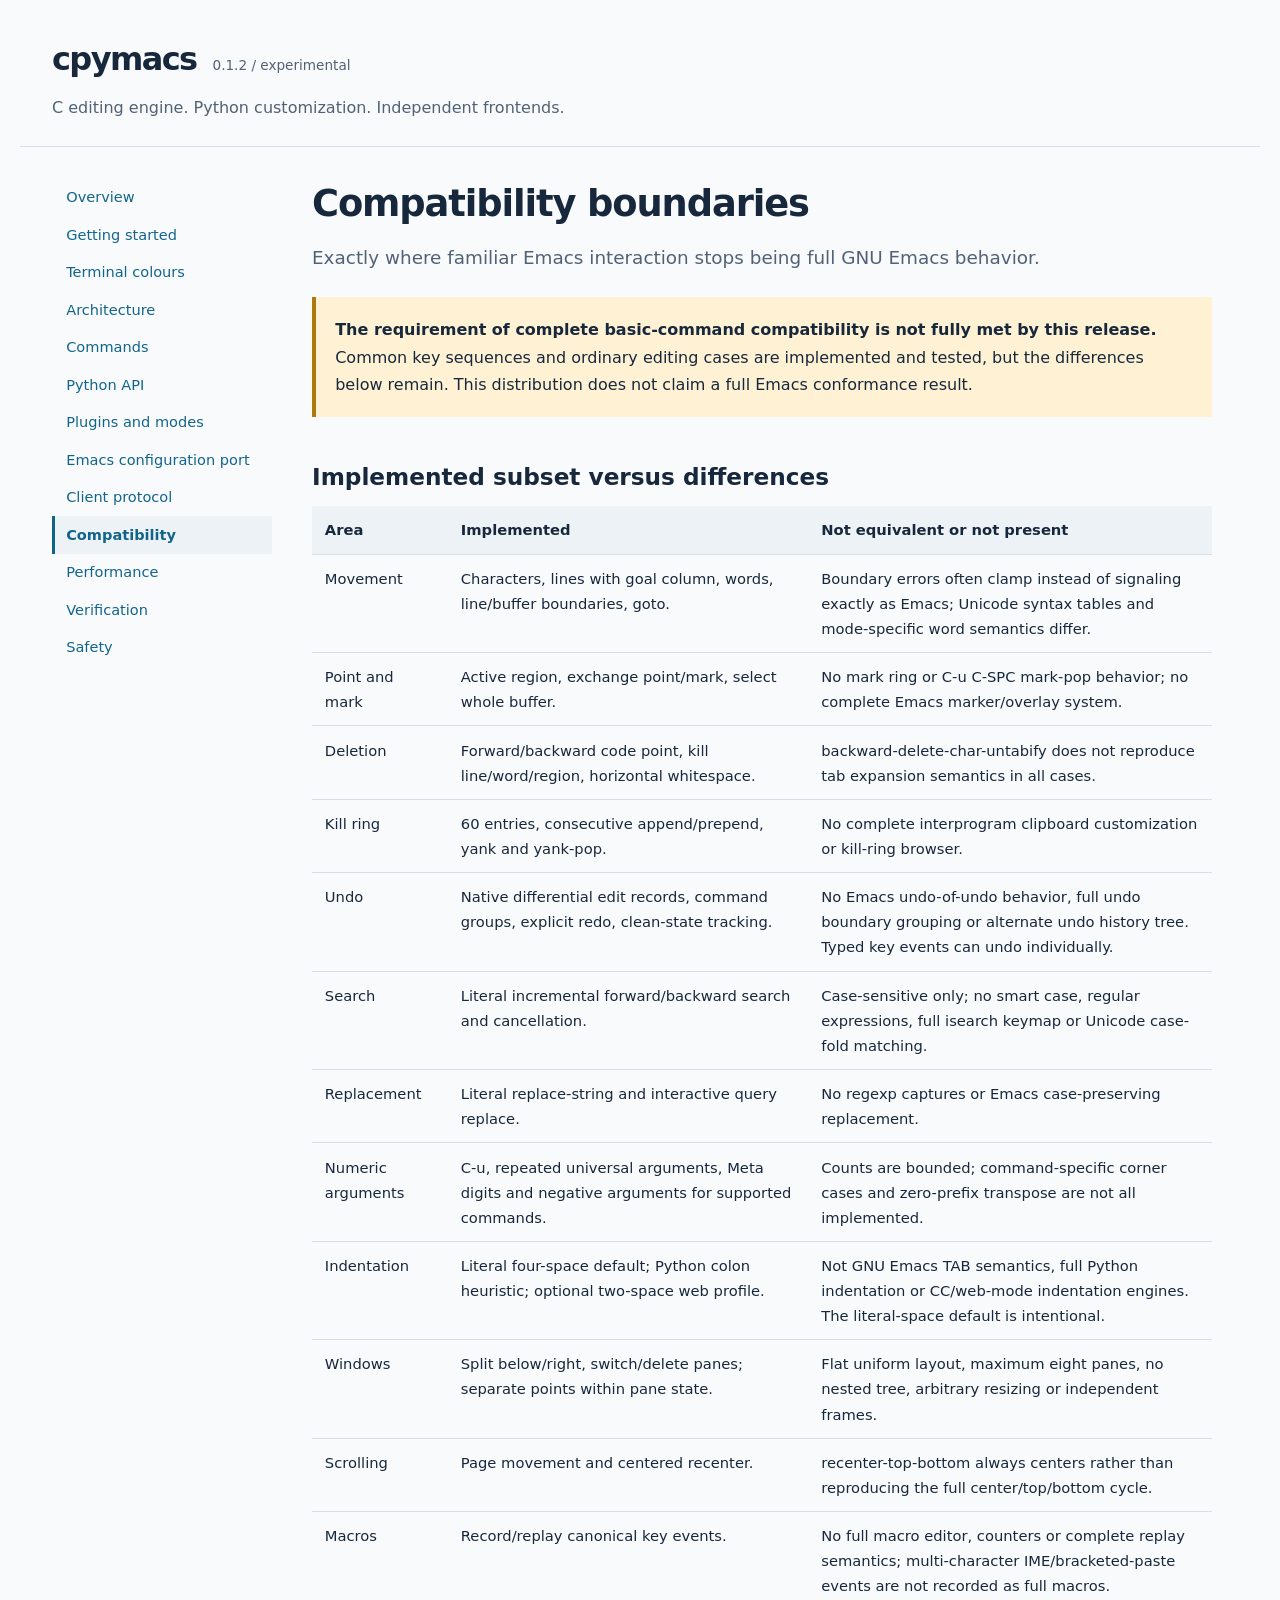
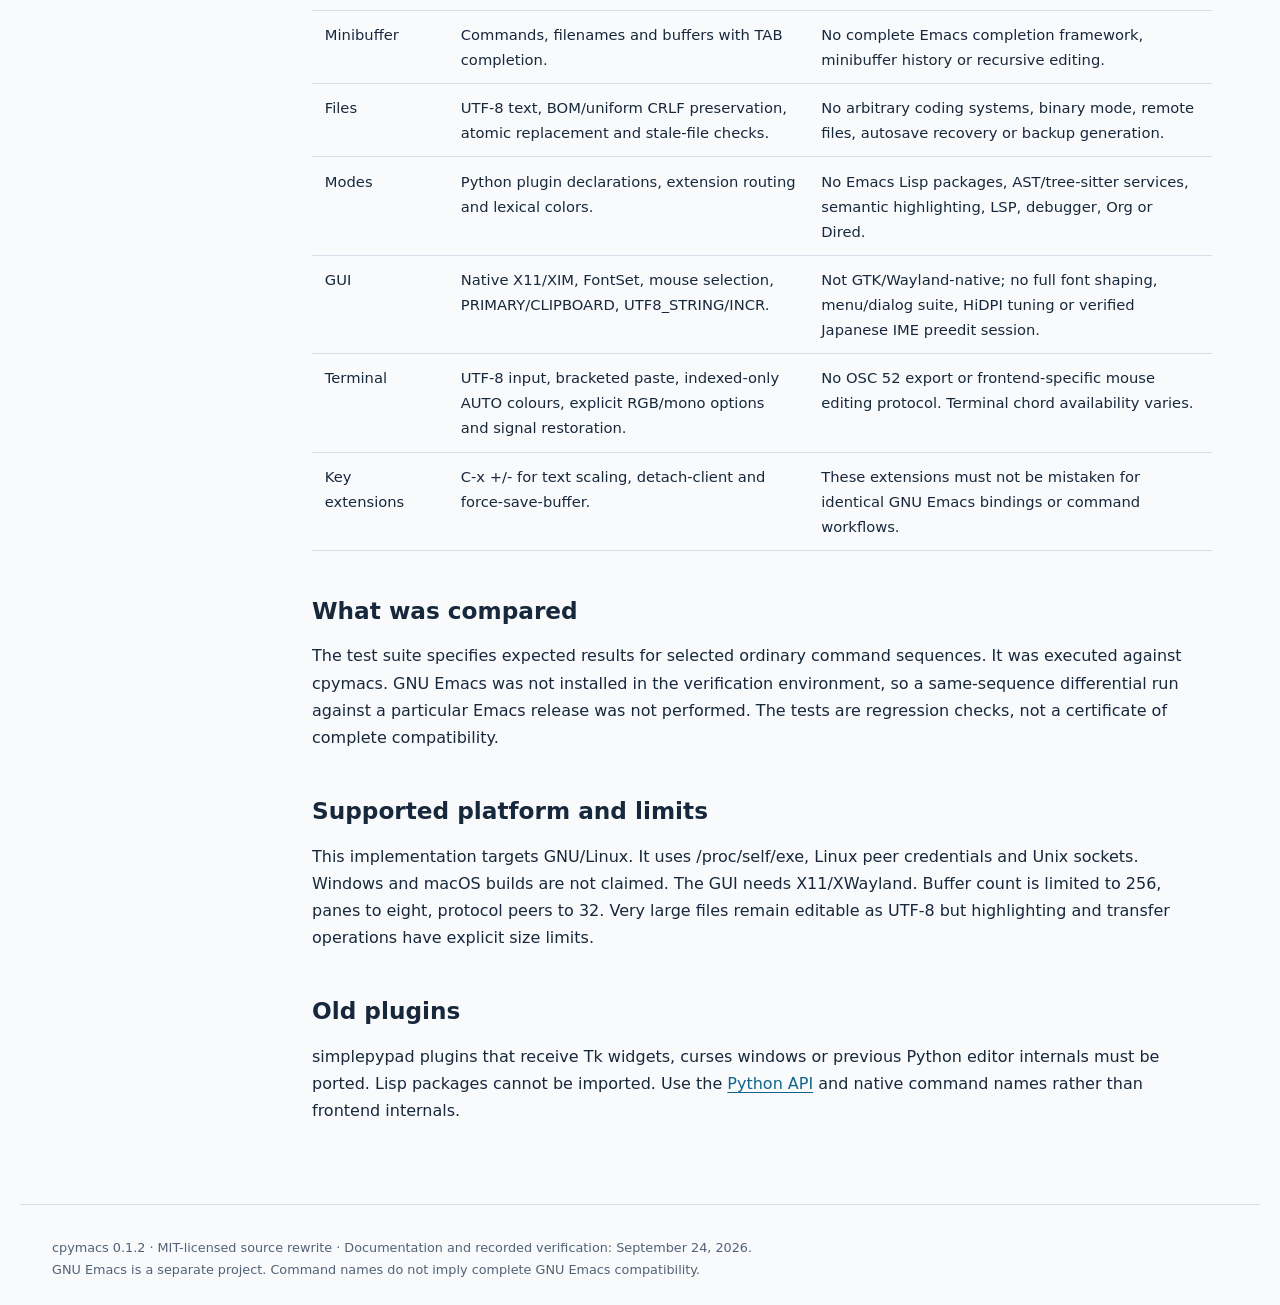
<file: docs/compatibility.html>
<!doctype html>
<html lang="en"><head><meta charset="utf-8"><meta name="viewport" content="width=device-width, initial-scale=1"><meta name="description" content="Exactly where familiar Emacs interaction stops being full GNU Emacs behavior."><title>Compatibility boundaries | cpymacs</title><link rel="stylesheet" href="style.css"></head>
<body><a class="skip" href="#content">Skip to content</a><header><a class="brand" href="index.html">cpymacs</a><span class="version">0.1.2 / experimental</span><p>C editing engine. Python customization. Independent frontends.</p></header>
<div class="layout"><nav aria-label="Documentation"><a href="index.html">Overview</a><a href="getting-started.html">Getting started</a><a href="terminal-colors.html">Terminal colours</a><a href="architecture.html">Architecture</a><a href="commands.html">Commands</a><a href="api.html">Python API</a><a href="plugins.html">Plugins and modes</a><a href="migration.html">Emacs configuration port</a><a href="protocol.html">Client protocol</a><a href="compatibility.html" aria-current="page">Compatibility</a><a href="performance.html">Performance</a><a href="verification.html">Verification</a><a href="safety.html">Safety</a></nav><main id="content"><h1>Compatibility boundaries</h1><p class="lede">Exactly where familiar Emacs interaction stops being full GNU Emacs behavior.</p><div class="notice"><p><strong>The requirement of complete basic-command compatibility is not fully met by this release.</strong> Common key sequences and ordinary editing cases are implemented and tested, but the differences below remain. This distribution does not claim a full Emacs conformance result.</p></div>
<h2>Implemented subset versus differences</h2><div class="table-scroll"><table><thead><tr><th scope="col">Area</th><th scope="col">Implemented</th><th scope="col">Not equivalent or not present</th></tr></thead><tbody><tr><td>Movement</td><td>Characters, lines with goal column, words, line/buffer boundaries, goto.</td><td>Boundary errors often clamp instead of signaling exactly as Emacs; Unicode syntax tables and mode-specific word semantics differ.</td></tr><tr><td>Point and mark</td><td>Active region, exchange point/mark, select whole buffer.</td><td>No mark ring or C-u C-SPC mark-pop behavior; no complete Emacs marker/overlay system.</td></tr><tr><td>Deletion</td><td>Forward/backward code point, kill line/word/region, horizontal whitespace.</td><td>backward-delete-char-untabify does not reproduce tab expansion semantics in all cases.</td></tr><tr><td>Kill ring</td><td>60 entries, consecutive append/prepend, yank and yank-pop.</td><td>No complete interprogram clipboard customization or kill-ring browser.</td></tr><tr><td>Undo</td><td>Native differential edit records, command groups, explicit redo, clean-state tracking.</td><td>No Emacs undo-of-undo behavior, full undo boundary grouping or alternate undo history tree. Typed key events can undo individually.</td></tr><tr><td>Search</td><td>Literal incremental forward/backward search and cancellation.</td><td>Case-sensitive only; no smart case, regular expressions, full isearch keymap or Unicode case-fold matching.</td></tr><tr><td>Replacement</td><td>Literal replace-string and interactive query replace.</td><td>No regexp captures or Emacs case-preserving replacement.</td></tr><tr><td>Numeric arguments</td><td>C-u, repeated universal arguments, Meta digits and negative arguments for supported commands.</td><td>Counts are bounded; command-specific corner cases and zero-prefix transpose are not all implemented.</td></tr><tr><td>Indentation</td><td>Literal four-space default; Python colon heuristic; optional two-space web profile.</td><td>Not GNU Emacs TAB semantics, full Python indentation or CC/web-mode indentation engines. The literal-space default is intentional.</td></tr><tr><td>Windows</td><td>Split below/right, switch/delete panes; separate points within pane state.</td><td>Flat uniform layout, maximum eight panes, no nested tree, arbitrary resizing or independent frames.</td></tr><tr><td>Scrolling</td><td>Page movement and centered recenter.</td><td>recenter-top-bottom always centers rather than reproducing the full center/top/bottom cycle.</td></tr><tr><td>Macros</td><td>Record/replay canonical key events.</td><td>No full macro editor, counters or complete replay semantics; multi-character IME/bracketed-paste events are not recorded as full macros.</td></tr><tr><td>Minibuffer</td><td>Commands, filenames and buffers with TAB completion.</td><td>No complete Emacs completion framework, minibuffer history or recursive editing.</td></tr><tr><td>Files</td><td>UTF-8 text, BOM/uniform CRLF preservation, atomic replacement and stale-file checks.</td><td>No arbitrary coding systems, binary mode, remote files, autosave recovery or backup generation.</td></tr><tr><td>Modes</td><td>Python plugin declarations, extension routing and lexical colors.</td><td>No Emacs Lisp packages, AST/tree-sitter services, semantic highlighting, LSP, debugger, Org or Dired.</td></tr><tr><td>GUI</td><td>Native X11/XIM, FontSet, mouse selection, PRIMARY/CLIPBOARD, UTF8_STRING/INCR.</td><td>Not GTK/Wayland-native; no full font shaping, menu/dialog suite, HiDPI tuning or verified Japanese IME preedit session.</td></tr><tr><td>Terminal</td><td>UTF-8 input, bracketed paste, indexed-only AUTO colours, explicit RGB/mono options and signal restoration.</td><td>No OSC 52 export or frontend-specific mouse editing protocol. Terminal chord availability varies.</td></tr><tr><td>Key extensions</td><td>C-x +/- for text scaling, detach-client and force-save-buffer.</td><td>These extensions must not be mistaken for identical GNU Emacs bindings or command workflows.</td></tr></tbody></table></div>
<h2>What was compared</h2><p>The test suite specifies expected results for selected ordinary command sequences. It was executed against cpymacs. GNU Emacs was not installed in the verification environment, so a same-sequence differential run against a particular Emacs release was not performed. The tests are regression checks, not a certificate of complete compatibility.</p>
<h2>Supported platform and limits</h2><p>This implementation targets GNU/Linux. It uses /proc/self/exe, Linux peer credentials and Unix sockets. Windows and macOS builds are not claimed. The GUI needs X11/XWayland. Buffer count is limited to 256, panes to eight, protocol peers to 32. Very large files remain editable as UTF-8 but highlighting and transfer operations have explicit size limits.</p>
<h2>Old plugins</h2><p>simplepypad plugins that receive Tk widgets, curses windows or previous Python editor internals must be ported. Lisp packages cannot be imported. Use the <a href="api.html">Python API</a> and native command names rather than frontend internals.</p></main></div>
<footer>cpymacs 0.1.2 · MIT-licensed source rewrite · Documentation and recorded verification: September 24, 2026.<br>GNU Emacs is a separate project. Command names do not imply complete GNU Emacs compatibility.</footer></body></html>
</file>
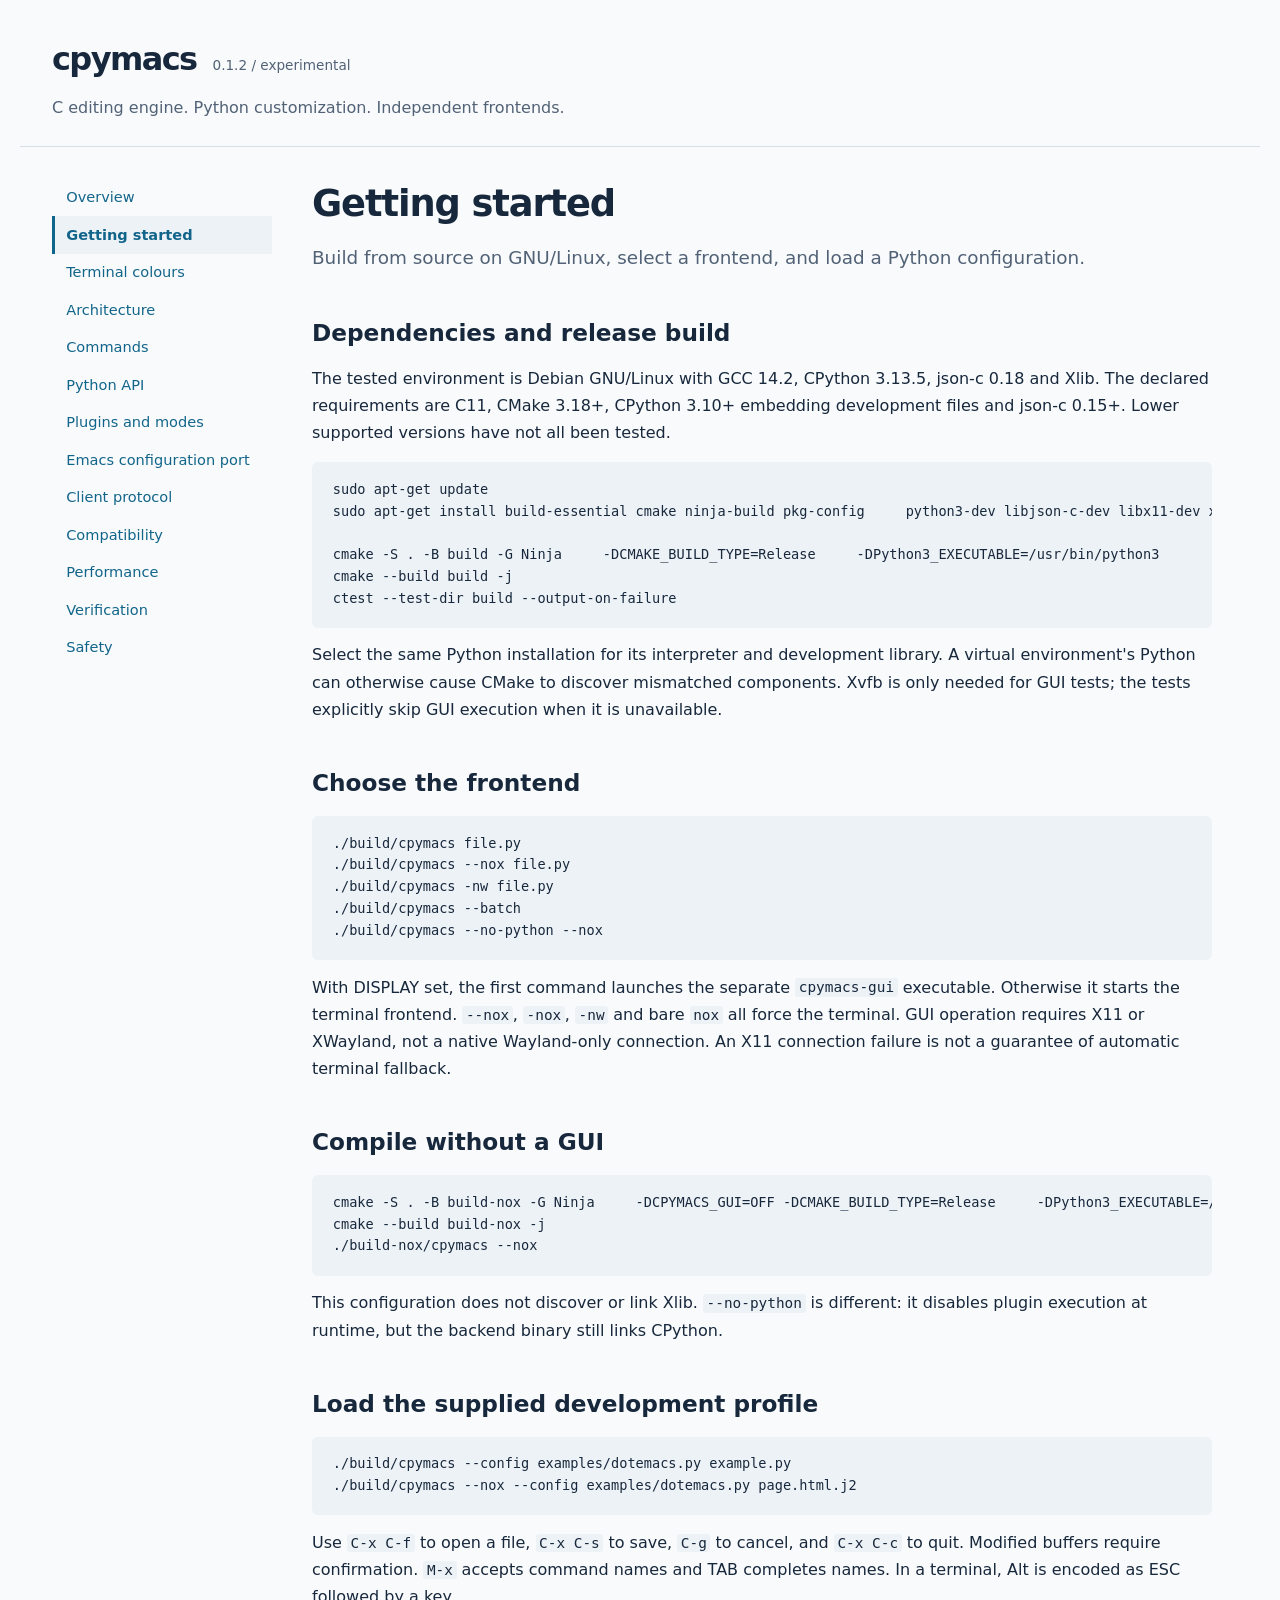
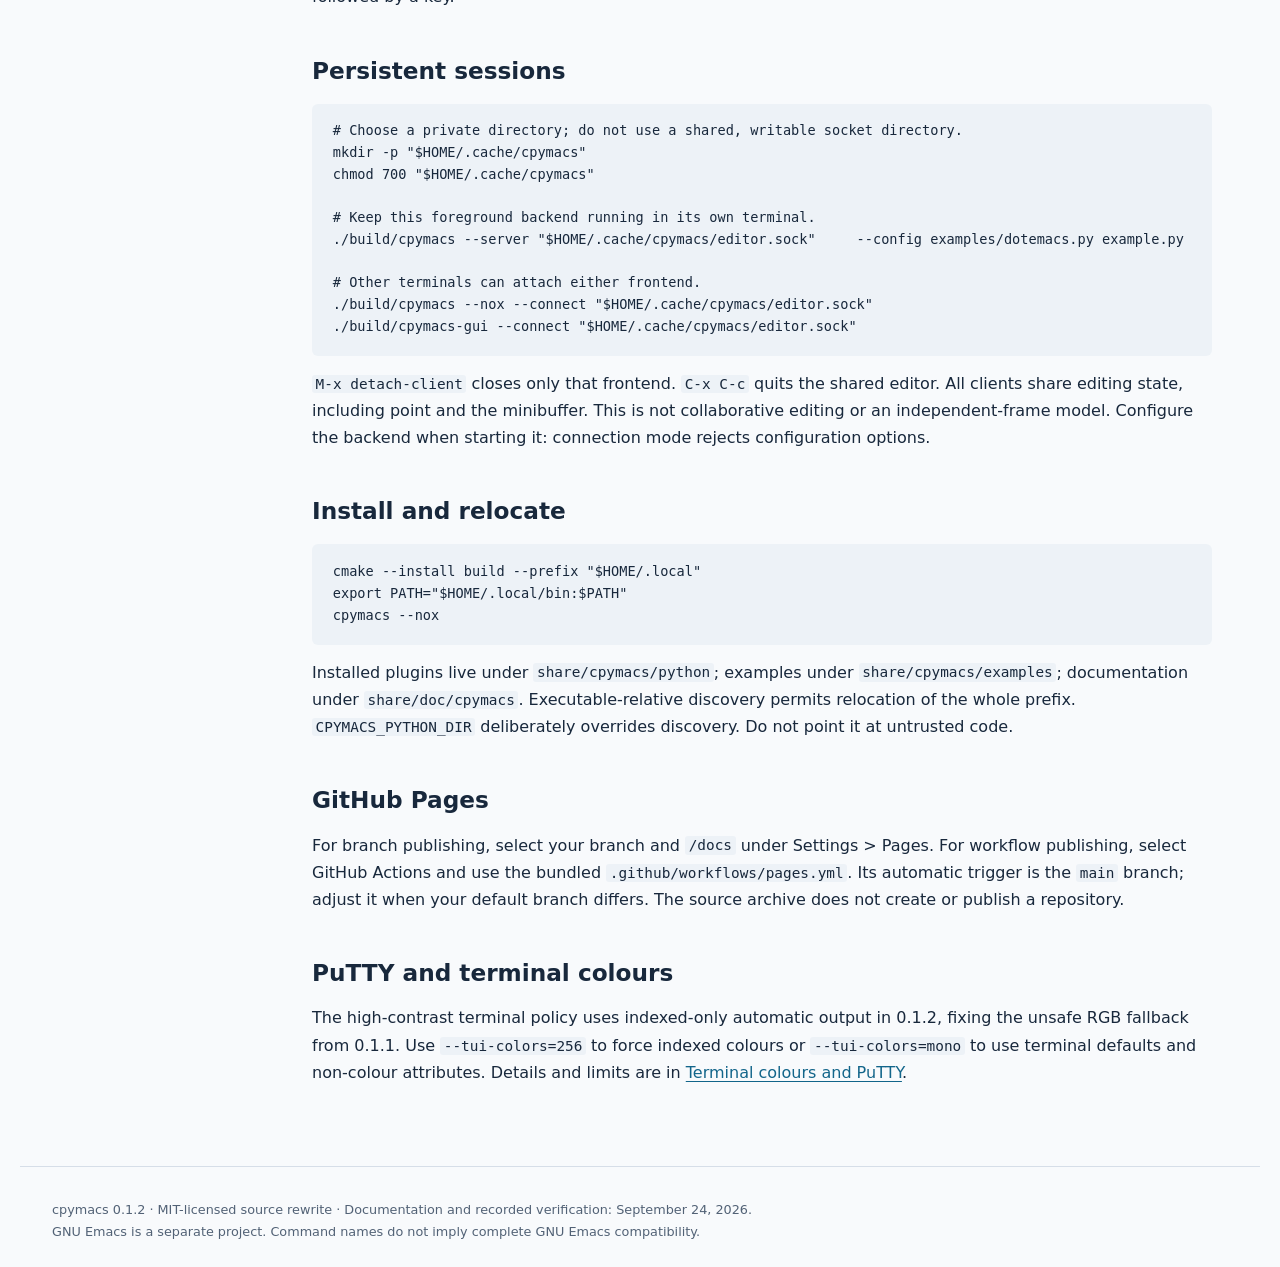
<file: docs/getting-started.html>
<!doctype html>
<html lang="en"><head><meta charset="utf-8"><meta name="viewport" content="width=device-width, initial-scale=1"><meta name="description" content="Build from source on GNU/Linux, select a frontend, and load a Python configuration."><title>Getting started | cpymacs</title><link rel="stylesheet" href="style.css"></head>
<body><a class="skip" href="#content">Skip to content</a><header><a class="brand" href="index.html">cpymacs</a><span class="version">0.1.2 / experimental</span><p>C editing engine. Python customization. Independent frontends.</p></header>
<div class="layout"><nav aria-label="Documentation"><a href="index.html">Overview</a><a href="getting-started.html" aria-current="page">Getting started</a><a href="terminal-colors.html">Terminal colours</a><a href="architecture.html">Architecture</a><a href="commands.html">Commands</a><a href="api.html">Python API</a><a href="plugins.html">Plugins and modes</a><a href="migration.html">Emacs configuration port</a><a href="protocol.html">Client protocol</a><a href="compatibility.html">Compatibility</a><a href="performance.html">Performance</a><a href="verification.html">Verification</a><a href="safety.html">Safety</a></nav><main id="content"><h1>Getting started</h1><p class="lede">Build from source on GNU/Linux, select a frontend, and load a Python configuration.</p><h2>Dependencies and release build</h2><p>The tested environment is Debian GNU/Linux with GCC 14.2, CPython 3.13.5, json-c 0.18 and Xlib. The declared requirements are C11, CMake 3.18+, CPython 3.10+ embedding development files and json-c 0.15+. Lower supported versions have not all been tested.</p><pre><code class="language-sh">sudo apt-get update
sudo apt-get install build-essential cmake ninja-build pkg-config     python3-dev libjson-c-dev libx11-dev xfonts-base xvfb

cmake -S . -B build -G Ninja     -DCMAKE_BUILD_TYPE=Release     -DPython3_EXECUTABLE=/usr/bin/python3
cmake --build build -j
ctest --test-dir build --output-on-failure</code></pre>
<p>Select the same Python installation for its interpreter and development library. A virtual environment's Python can otherwise cause CMake to discover mismatched components. Xvfb is only needed for GUI tests; the tests explicitly skip GUI execution when it is unavailable.</p>
<h2>Choose the frontend</h2><pre><code class="language-sh">./build/cpymacs file.py
./build/cpymacs --nox file.py
./build/cpymacs -nw file.py
./build/cpymacs --batch
./build/cpymacs --no-python --nox</code></pre>
<p>With DISPLAY set, the first command launches the separate <code>cpymacs-gui</code> executable. Otherwise it starts the terminal frontend. <code>--nox</code>, <code>-nox</code>, <code>-nw</code> and bare <code>nox</code> all force the terminal. GUI operation requires X11 or XWayland, not a native Wayland-only connection. An X11 connection failure is not a guarantee of automatic terminal fallback.</p>
<h2>Compile without a GUI</h2><pre><code class="language-sh">cmake -S . -B build-nox -G Ninja     -DCPYMACS_GUI=OFF -DCMAKE_BUILD_TYPE=Release     -DPython3_EXECUTABLE=/usr/bin/python3
cmake --build build-nox -j
./build-nox/cpymacs --nox</code></pre>
<p>This configuration does not discover or link Xlib. <code>--no-python</code> is different: it disables plugin execution at runtime, but the backend binary still links CPython.</p>
<h2>Load the supplied development profile</h2><pre><code class="language-sh">./build/cpymacs --config examples/dotemacs.py example.py
./build/cpymacs --nox --config examples/dotemacs.py page.html.j2</code></pre>
<p>Use <code>C-x C-f</code> to open a file, <code>C-x C-s</code> to save, <code>C-g</code> to cancel, and <code>C-x C-c</code> to quit. Modified buffers require confirmation. <code>M-x</code> accepts command names and TAB completes names. In a terminal, Alt is encoded as ESC followed by a key.</p>
<h2>Persistent sessions</h2><pre><code class="language-sh"># Choose a private directory; do not use a shared, writable socket directory.
mkdir -p &quot;$HOME/.cache/cpymacs&quot;
chmod 700 &quot;$HOME/.cache/cpymacs&quot;

# Keep this foreground backend running in its own terminal.
./build/cpymacs --server &quot;$HOME/.cache/cpymacs/editor.sock&quot;     --config examples/dotemacs.py example.py

# Other terminals can attach either frontend.
./build/cpymacs --nox --connect &quot;$HOME/.cache/cpymacs/editor.sock&quot;
./build/cpymacs-gui --connect &quot;$HOME/.cache/cpymacs/editor.sock&quot;</code></pre>
<p><code>M-x detach-client</code> closes only that frontend. <code>C-x C-c</code> quits the shared editor. All clients share editing state, including point and the minibuffer. This is not collaborative editing or an independent-frame model. Configure the backend when starting it: connection mode rejects configuration options.</p>
<h2>Install and relocate</h2><pre><code class="language-sh">cmake --install build --prefix &quot;$HOME/.local&quot;
export PATH=&quot;$HOME/.local/bin:$PATH&quot;
cpymacs --nox</code></pre>
<p>Installed plugins live under <code>share/cpymacs/python</code>; examples under <code>share/cpymacs/examples</code>; documentation under <code>share/doc/cpymacs</code>. Executable-relative discovery permits relocation of the whole prefix. <code>CPYMACS_PYTHON_DIR</code> deliberately overrides discovery. Do not point it at untrusted code.</p>
<h2>GitHub Pages</h2><p>For branch publishing, select your branch and <code>/docs</code> under Settings &gt; Pages. For workflow publishing, select GitHub Actions and use the bundled <code>.github/workflows/pages.yml</code>. Its automatic trigger is the <code>main</code> branch; adjust it when your default branch differs. The source archive does not create or publish a repository.</p><h2>PuTTY and terminal colours</h2><p>The high-contrast terminal policy uses indexed-only automatic output in 0.1.2, fixing the unsafe RGB fallback from 0.1.1. Use <code>--tui-colors=256</code> to force indexed colours or <code>--tui-colors=mono</code> to use terminal defaults and non-colour attributes. Details and limits are in <a href="terminal-colors.html">Terminal colours and PuTTY</a>.</p></main></div>
<footer>cpymacs 0.1.2 · MIT-licensed source rewrite · Documentation and recorded verification: September 24, 2026.<br>GNU Emacs is a separate project. Command names do not imply complete GNU Emacs compatibility.</footer></body></html>
</file>
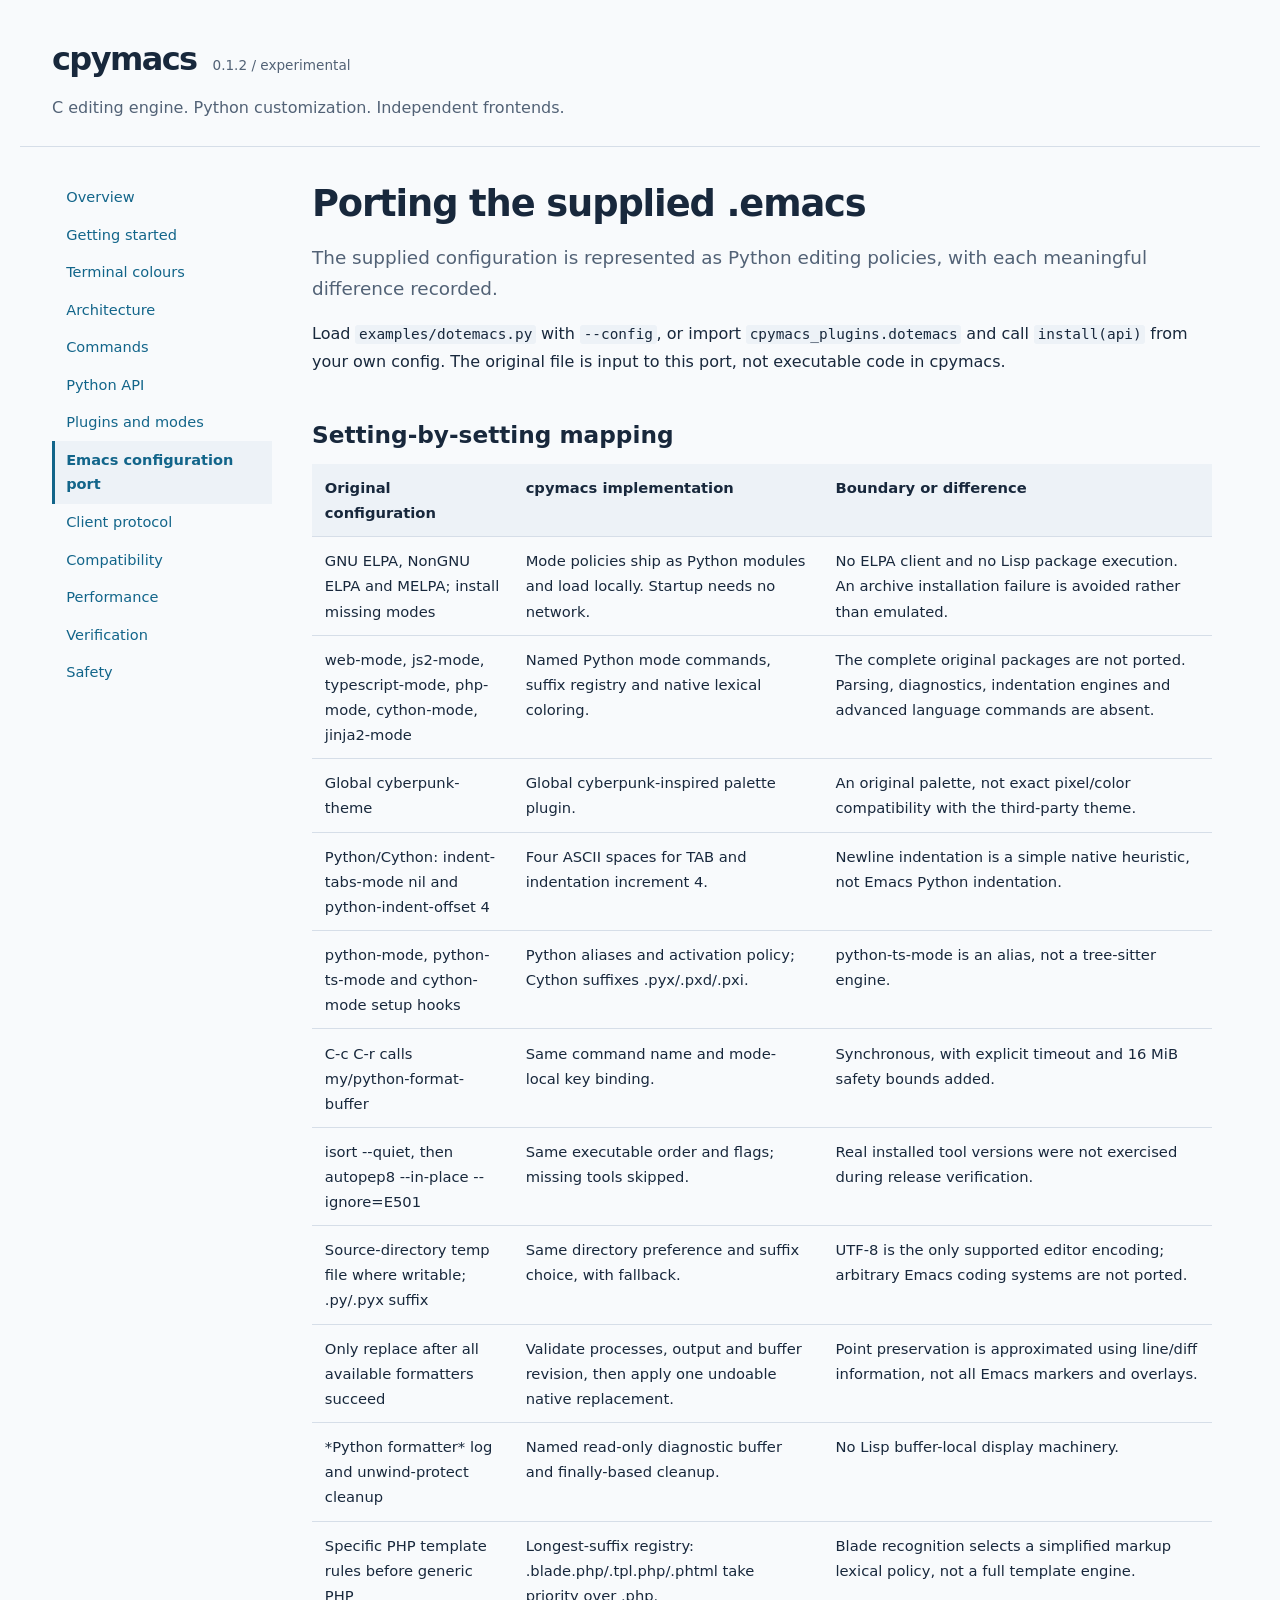
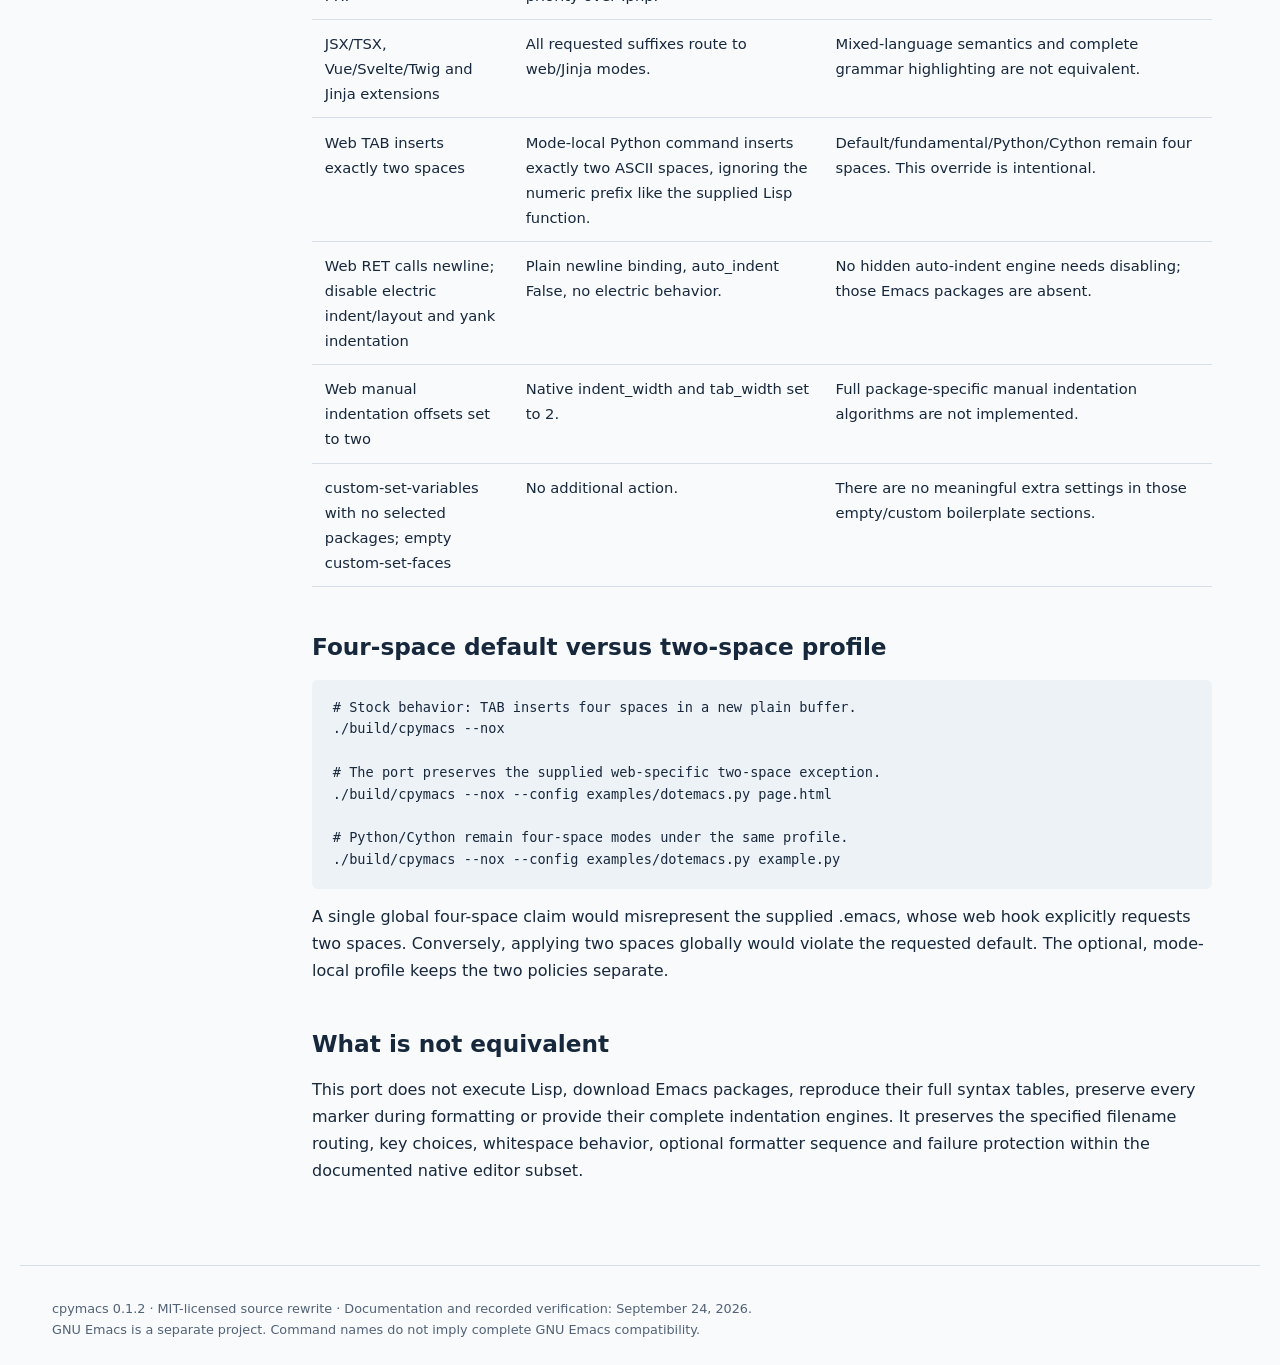
<file: docs/migration.html>
<!doctype html>
<html lang="en"><head><meta charset="utf-8"><meta name="viewport" content="width=device-width, initial-scale=1"><meta name="description" content="The supplied configuration is represented as Python editing policies, with each meaningful difference recorded."><title>Porting the supplied .emacs | cpymacs</title><link rel="stylesheet" href="style.css"></head>
<body><a class="skip" href="#content">Skip to content</a><header><a class="brand" href="index.html">cpymacs</a><span class="version">0.1.2 / experimental</span><p>C editing engine. Python customization. Independent frontends.</p></header>
<div class="layout"><nav aria-label="Documentation"><a href="index.html">Overview</a><a href="getting-started.html">Getting started</a><a href="terminal-colors.html">Terminal colours</a><a href="architecture.html">Architecture</a><a href="commands.html">Commands</a><a href="api.html">Python API</a><a href="plugins.html">Plugins and modes</a><a href="migration.html" aria-current="page">Emacs configuration port</a><a href="protocol.html">Client protocol</a><a href="compatibility.html">Compatibility</a><a href="performance.html">Performance</a><a href="verification.html">Verification</a><a href="safety.html">Safety</a></nav><main id="content"><h1>Porting the supplied .emacs</h1><p class="lede">The supplied configuration is represented as Python editing policies, with each meaningful difference recorded.</p><p>Load <code>examples/dotemacs.py</code> with <code>--config</code>, or import <code>cpymacs_plugins.dotemacs</code> and call <code>install(api)</code> from your own config. The original file is input to this port, not executable code in cpymacs.</p>
<h2>Setting-by-setting mapping</h2><div class="table-scroll"><table><thead><tr><th scope="col">Original configuration</th><th scope="col">cpymacs implementation</th><th scope="col">Boundary or difference</th></tr></thead><tbody><tr><td>GNU ELPA, NonGNU ELPA and MELPA; install missing modes</td><td>Mode policies ship as Python modules and load locally. Startup needs no network.</td><td>No ELPA client and no Lisp package execution. An archive installation failure is avoided rather than emulated.</td></tr><tr><td>web-mode, js2-mode, typescript-mode, php-mode, cython-mode, jinja2-mode</td><td>Named Python mode commands, suffix registry and native lexical coloring.</td><td>The complete original packages are not ported. Parsing, diagnostics, indentation engines and advanced language commands are absent.</td></tr><tr><td>Global cyberpunk-theme</td><td>Global cyberpunk-inspired palette plugin.</td><td>An original palette, not exact pixel/color compatibility with the third-party theme.</td></tr><tr><td>Python/Cython: indent-tabs-mode nil and python-indent-offset 4</td><td>Four ASCII spaces for TAB and indentation increment 4.</td><td>Newline indentation is a simple native heuristic, not Emacs Python indentation.</td></tr><tr><td>python-mode, python-ts-mode and cython-mode setup hooks</td><td>Python aliases and activation policy; Cython suffixes .pyx/.pxd/.pxi.</td><td>python-ts-mode is an alias, not a tree-sitter engine.</td></tr><tr><td>C-c C-r calls my/python-format-buffer</td><td>Same command name and mode-local key binding.</td><td>Synchronous, with explicit timeout and 16 MiB safety bounds added.</td></tr><tr><td>isort --quiet, then autopep8 --in-place --ignore=E501</td><td>Same executable order and flags; missing tools skipped.</td><td>Real installed tool versions were not exercised during release verification.</td></tr><tr><td>Source-directory temp file where writable; .py/.pyx suffix</td><td>Same directory preference and suffix choice, with fallback.</td><td>UTF-8 is the only supported editor encoding; arbitrary Emacs coding systems are not ported.</td></tr><tr><td>Only replace after all available formatters succeed</td><td>Validate processes, output and buffer revision, then apply one undoable native replacement.</td><td>Point preservation is approximated using line/diff information, not all Emacs markers and overlays.</td></tr><tr><td>*Python formatter* log and unwind-protect cleanup</td><td>Named read-only diagnostic buffer and finally-based cleanup.</td><td>No Lisp buffer-local display machinery.</td></tr><tr><td>Specific PHP template rules before generic PHP</td><td>Longest-suffix registry: .blade.php/.tpl.php/.phtml take priority over .php.</td><td>Blade recognition selects a simplified markup lexical policy, not a full template engine.</td></tr><tr><td>JSX/TSX, Vue/Svelte/Twig and Jinja extensions</td><td>All requested suffixes route to web/Jinja modes.</td><td>Mixed-language semantics and complete grammar highlighting are not equivalent.</td></tr><tr><td>Web TAB inserts exactly two spaces</td><td>Mode-local Python command inserts exactly two ASCII spaces, ignoring the numeric prefix like the supplied Lisp function.</td><td>Default/fundamental/Python/Cython remain four spaces. This override is intentional.</td></tr><tr><td>Web RET calls newline; disable electric indent/layout and yank indentation</td><td>Plain newline binding, auto_indent False, no electric behavior.</td><td>No hidden auto-indent engine needs disabling; those Emacs packages are absent.</td></tr><tr><td>Web manual indentation offsets set to two</td><td>Native indent_width and tab_width set to 2.</td><td>Full package-specific manual indentation algorithms are not implemented.</td></tr><tr><td>custom-set-variables with no selected packages; empty custom-set-faces</td><td>No additional action.</td><td>There are no meaningful extra settings in those empty/custom boilerplate sections.</td></tr></tbody></table></div>
<h2>Four-space default versus two-space profile</h2><pre><code class="language-sh"># Stock behavior: TAB inserts four spaces in a new plain buffer.
./build/cpymacs --nox

# The port preserves the supplied web-specific two-space exception.
./build/cpymacs --nox --config examples/dotemacs.py page.html

# Python/Cython remain four-space modes under the same profile.
./build/cpymacs --nox --config examples/dotemacs.py example.py</code></pre>
<p>A single global four-space claim would misrepresent the supplied .emacs, whose web hook explicitly requests two spaces. Conversely, applying two spaces globally would violate the requested default. The optional, mode-local profile keeps the two policies separate.</p>
<h2>What is not equivalent</h2><p>This port does not execute Lisp, download Emacs packages, reproduce their full syntax tables, preserve every marker during formatting or provide their complete indentation engines. It preserves the specified filename routing, key choices, whitespace behavior, optional formatter sequence and failure protection within the documented native editor subset.</p></main></div>
<footer>cpymacs 0.1.2 · MIT-licensed source rewrite · Documentation and recorded verification: September 24, 2026.<br>GNU Emacs is a separate project. Command names do not imply complete GNU Emacs compatibility.</footer></body></html>
</file>
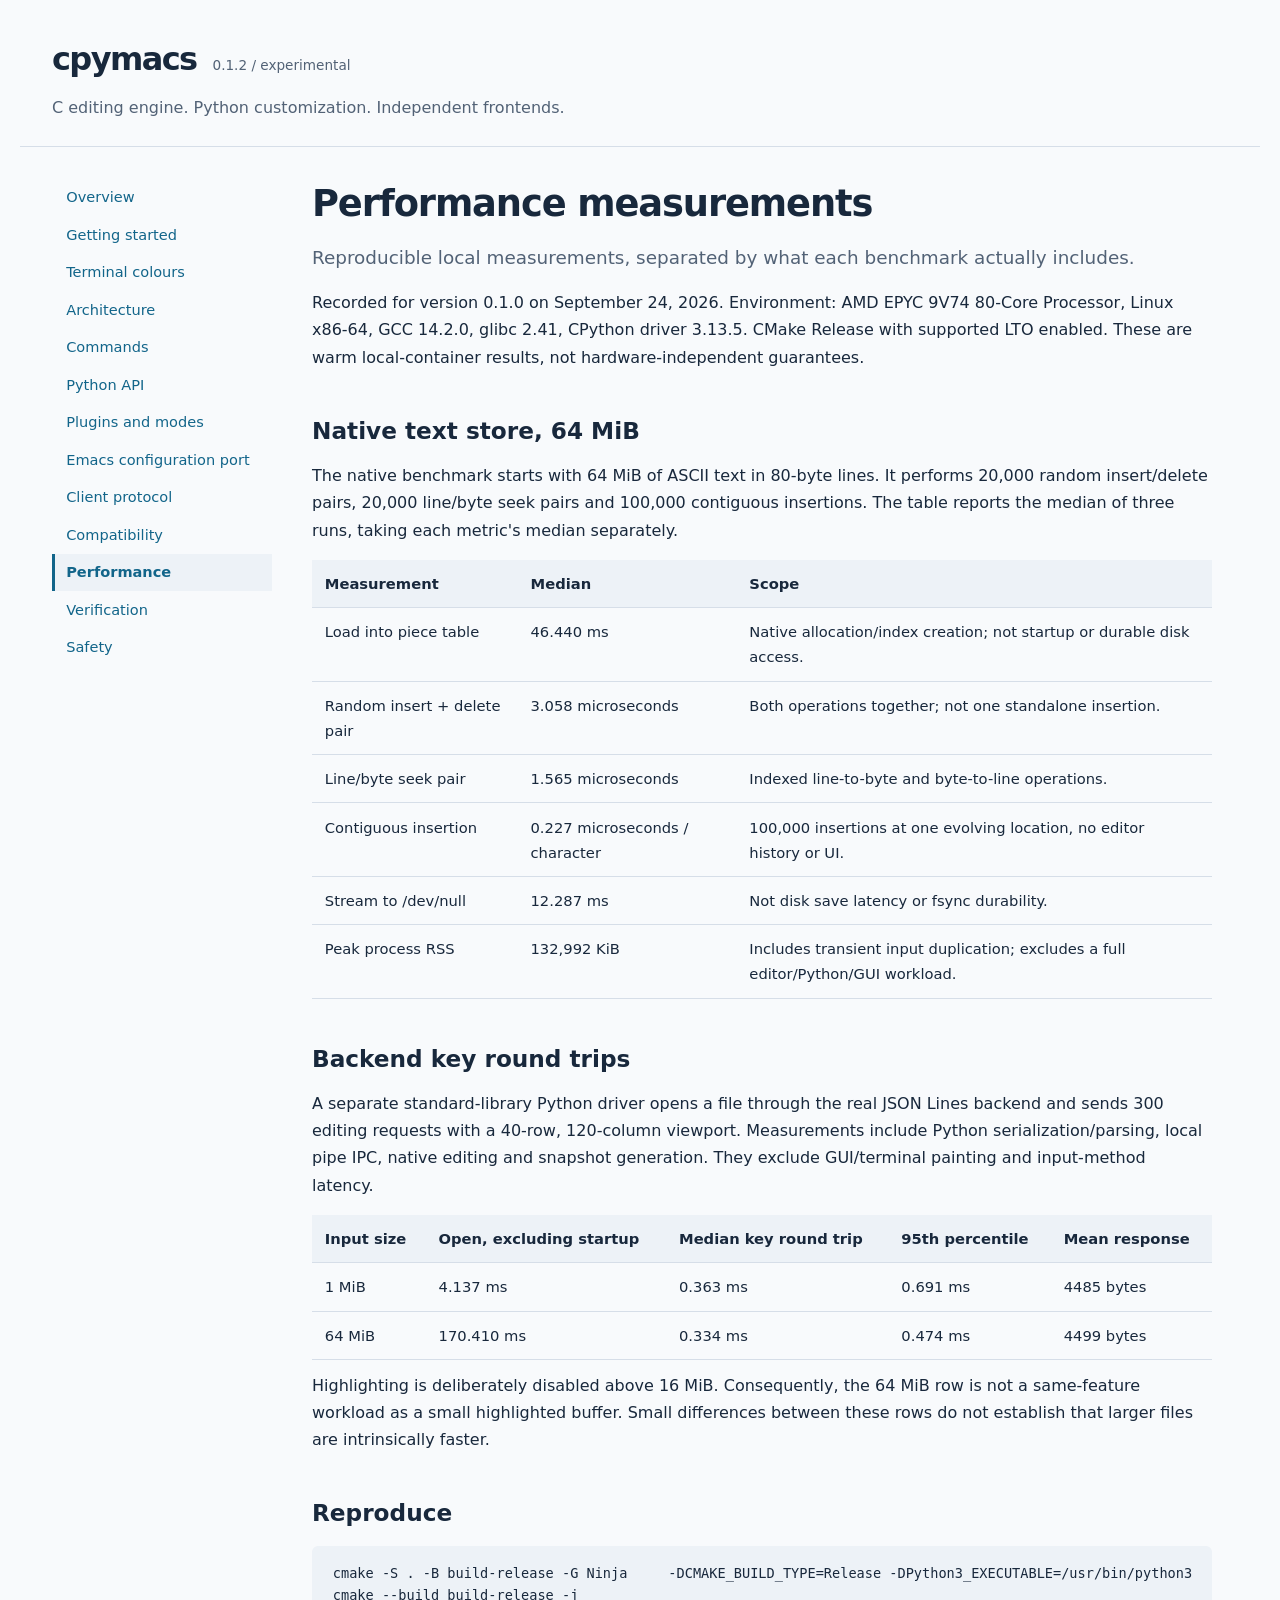
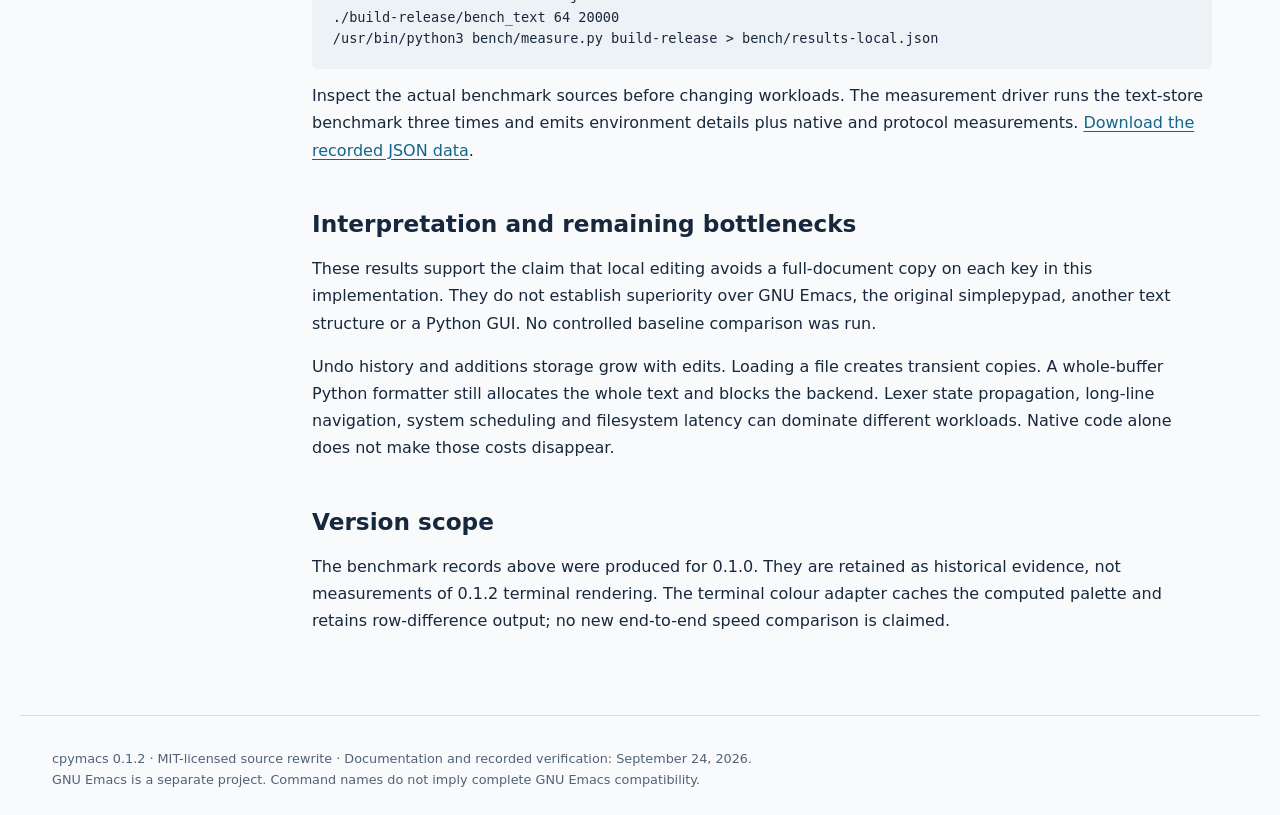
<file: docs/performance.html>
<!doctype html>
<html lang="en"><head><meta charset="utf-8"><meta name="viewport" content="width=device-width, initial-scale=1"><meta name="description" content="Reproducible local measurements, separated by what each benchmark actually includes."><title>Performance measurements | cpymacs</title><link rel="stylesheet" href="style.css"></head>
<body><a class="skip" href="#content">Skip to content</a><header><a class="brand" href="index.html">cpymacs</a><span class="version">0.1.2 / experimental</span><p>C editing engine. Python customization. Independent frontends.</p></header>
<div class="layout"><nav aria-label="Documentation"><a href="index.html">Overview</a><a href="getting-started.html">Getting started</a><a href="terminal-colors.html">Terminal colours</a><a href="architecture.html">Architecture</a><a href="commands.html">Commands</a><a href="api.html">Python API</a><a href="plugins.html">Plugins and modes</a><a href="migration.html">Emacs configuration port</a><a href="protocol.html">Client protocol</a><a href="compatibility.html">Compatibility</a><a href="performance.html" aria-current="page">Performance</a><a href="verification.html">Verification</a><a href="safety.html">Safety</a></nav><main id="content"><h1>Performance measurements</h1><p class="lede">Reproducible local measurements, separated by what each benchmark actually includes.</p><p>Recorded for version 0.1.0 on September 24, 2026. Environment: AMD EPYC 9V74 80-Core Processor, Linux x86-64, GCC 14.2.0, glibc 2.41, CPython driver 3.13.5. CMake Release with supported LTO enabled. These are warm local-container results, not hardware-independent guarantees.</p>
<h2>Native text store, 64 MiB</h2><p>The native benchmark starts with 64 MiB of ASCII text in 80-byte lines. It performs 20,000 random insert/delete pairs, 20,000 line/byte seek pairs and 100,000 contiguous insertions. The table reports the median of three runs, taking each metric's median separately.</p><div class="table-scroll"><table><thead><tr><th scope="col">Measurement</th><th scope="col">Median</th><th scope="col">Scope</th></tr></thead><tbody><tr><td>Load into piece table</td><td>46.440 ms</td><td>Native allocation/index creation; not startup or durable disk access.</td></tr><tr><td>Random insert + delete pair</td><td>3.058 microseconds</td><td>Both operations together; not one standalone insertion.</td></tr><tr><td>Line/byte seek pair</td><td>1.565 microseconds</td><td>Indexed line-to-byte and byte-to-line operations.</td></tr><tr><td>Contiguous insertion</td><td>0.227 microseconds / character</td><td>100,000 insertions at one evolving location, no editor history or UI.</td></tr><tr><td>Stream to /dev/null</td><td>12.287 ms</td><td>Not disk save latency or fsync durability.</td></tr><tr><td>Peak process RSS</td><td>132,992 KiB</td><td>Includes transient input duplication; excludes a full editor/Python/GUI workload.</td></tr></tbody></table></div>
<h2>Backend key round trips</h2><p>A separate standard-library Python driver opens a file through the real JSON Lines backend and sends 300 editing requests with a 40-row, 120-column viewport. Measurements include Python serialization/parsing, local pipe IPC, native editing and snapshot generation. They exclude GUI/terminal painting and input-method latency.</p><div class="table-scroll"><table><thead><tr><th scope="col">Input size</th><th scope="col">Open, excluding startup</th><th scope="col">Median key round trip</th><th scope="col">95th percentile</th><th scope="col">Mean response</th></tr></thead><tbody><tr><td>1 MiB</td><td>4.137 ms</td><td>0.363 ms</td><td>0.691 ms</td><td>4485 bytes</td></tr><tr><td>64 MiB</td><td>170.410 ms</td><td>0.334 ms</td><td>0.474 ms</td><td>4499 bytes</td></tr></tbody></table></div>
<p>Highlighting is deliberately disabled above 16 MiB. Consequently, the 64 MiB row is not a same-feature workload as a small highlighted buffer. Small differences between these rows do not establish that larger files are intrinsically faster.</p>
<h2>Reproduce</h2><pre><code class="language-sh">cmake -S . -B build-release -G Ninja     -DCMAKE_BUILD_TYPE=Release -DPython3_EXECUTABLE=/usr/bin/python3
cmake --build build-release -j
./build-release/bench_text 64 20000
/usr/bin/python3 bench/measure.py build-release &gt; bench/results-local.json</code></pre>
<p>Inspect the actual benchmark sources before changing workloads. The measurement driver runs the text-store benchmark three times and emits environment details plus native and protocol measurements. <a href="performance-results.json">Download the recorded JSON data</a>.</p>
<h2>Interpretation and remaining bottlenecks</h2><p>These results support the claim that local editing avoids a full-document copy on each key in this implementation. They do not establish superiority over GNU Emacs, the original simplepypad, another text structure or a Python GUI. No controlled baseline comparison was run.</p>
<p>Undo history and additions storage grow with edits. Loading a file creates transient copies. A whole-buffer Python formatter still allocates the whole text and blocks the backend. Lexer state propagation, long-line navigation, system scheduling and filesystem latency can dominate different workloads. Native code alone does not make those costs disappear.</p><h2>Version scope</h2><p>The benchmark records above were produced for 0.1.0. They are retained as historical evidence, not measurements of 0.1.2 terminal rendering. The terminal colour adapter caches the computed palette and retains row-difference output; no new end-to-end speed comparison is claimed.</p></main></div>
<footer>cpymacs 0.1.2 · MIT-licensed source rewrite · Documentation and recorded verification: September 24, 2026.<br>GNU Emacs is a separate project. Command names do not imply complete GNU Emacs compatibility.</footer></body></html>
</file>
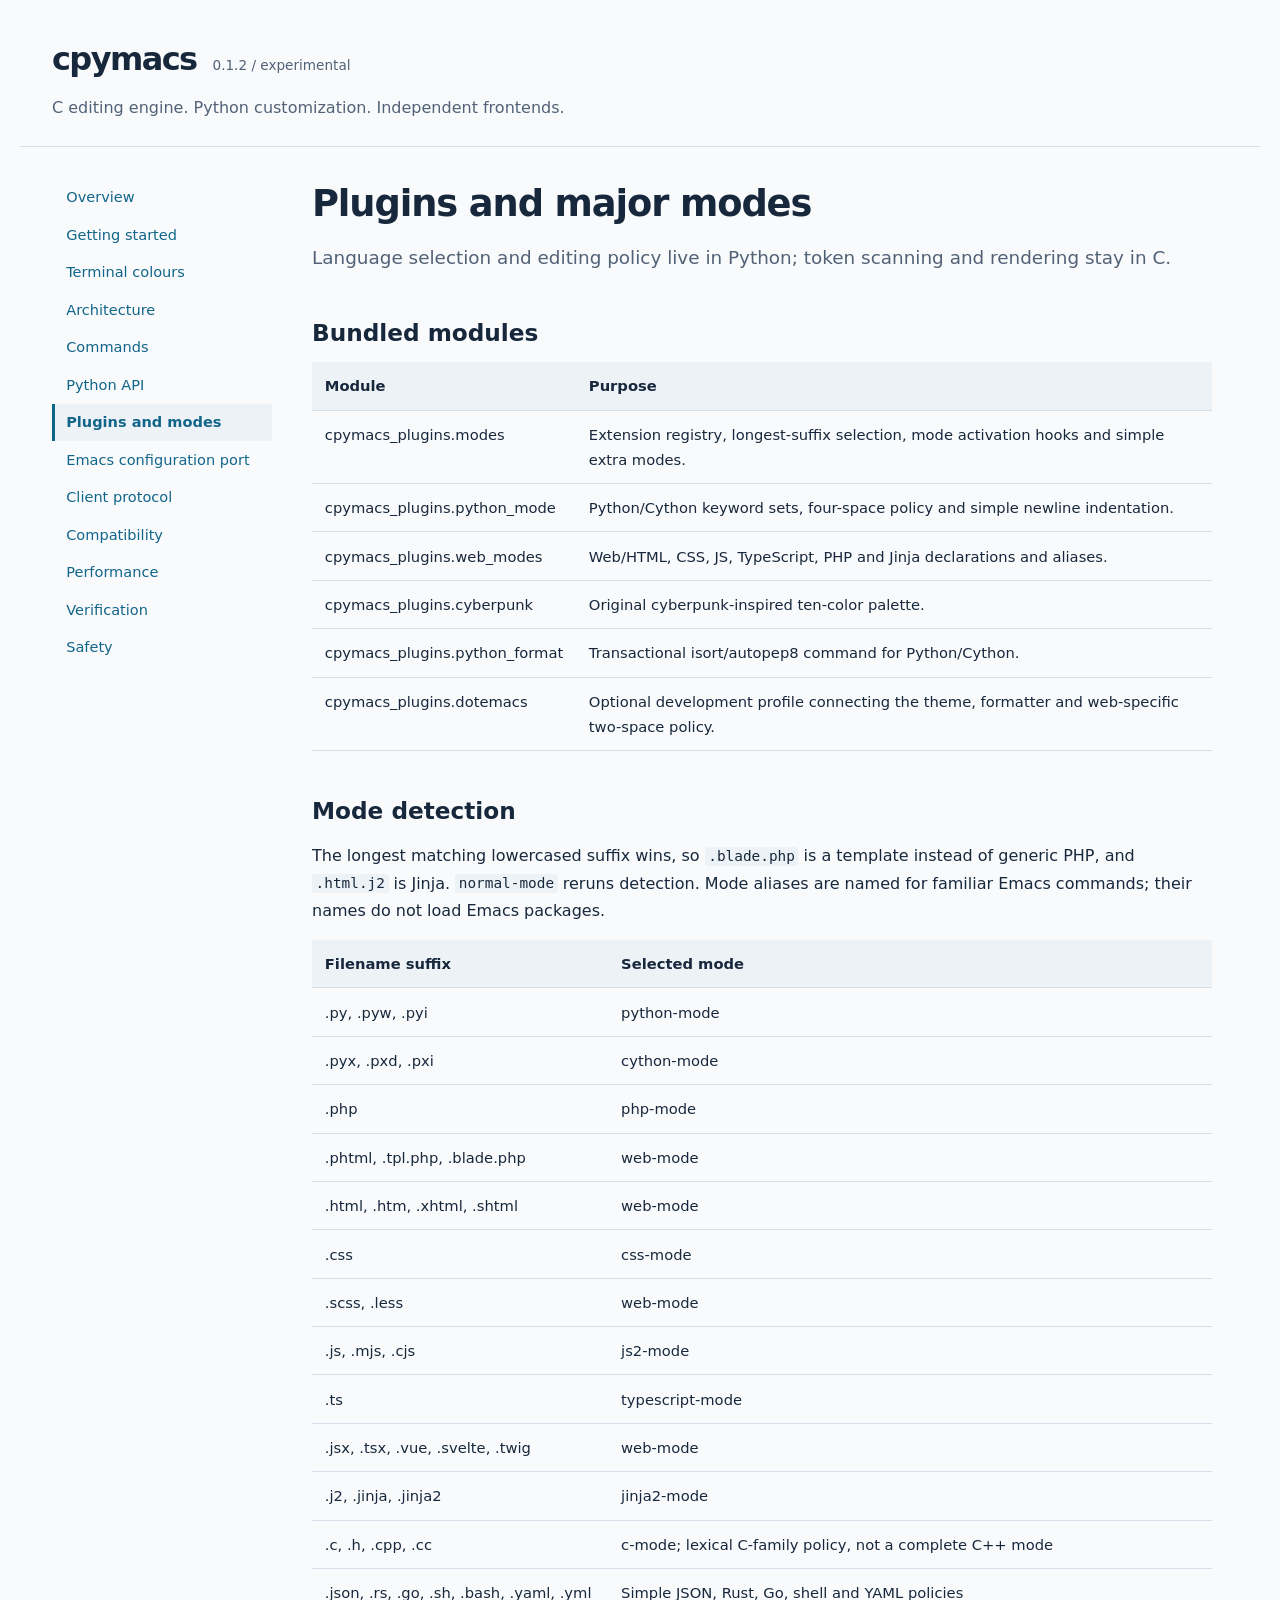
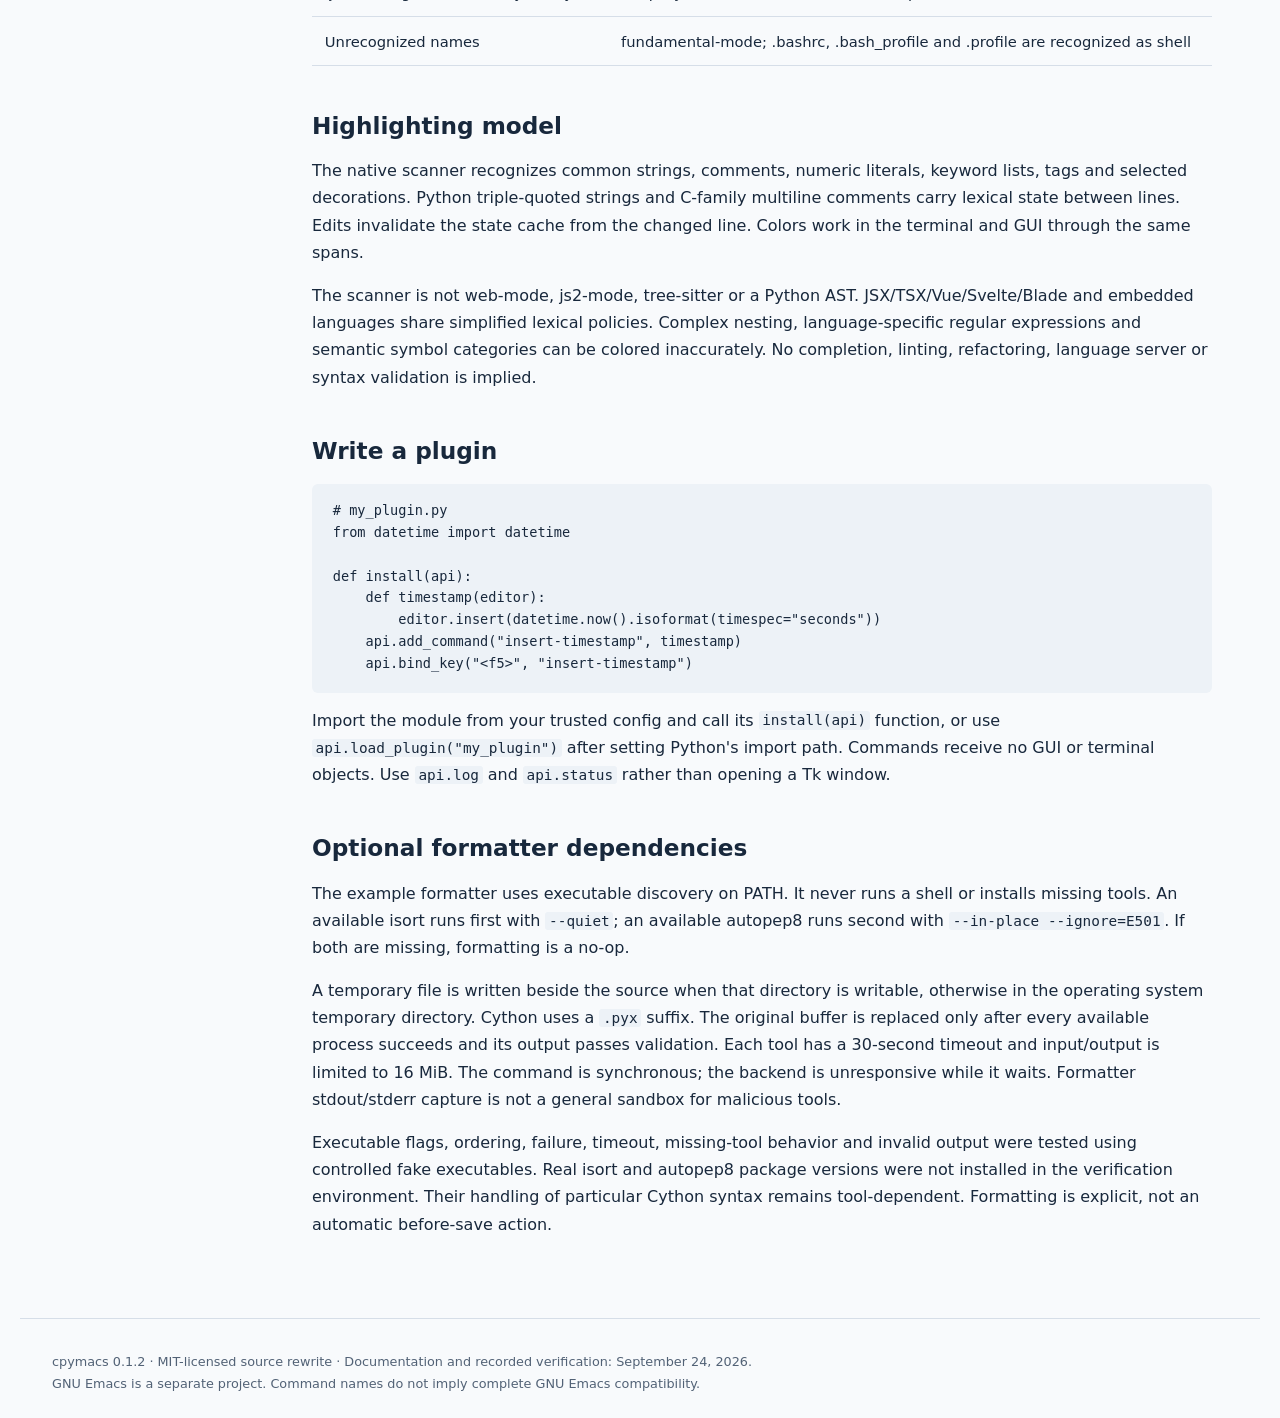
<file: docs/plugins.html>
<!doctype html>
<html lang="en"><head><meta charset="utf-8"><meta name="viewport" content="width=device-width, initial-scale=1"><meta name="description" content="Language selection and editing policy live in Python; token scanning and rendering stay in C."><title>Plugins and major modes | cpymacs</title><link rel="stylesheet" href="style.css"></head>
<body><a class="skip" href="#content">Skip to content</a><header><a class="brand" href="index.html">cpymacs</a><span class="version">0.1.2 / experimental</span><p>C editing engine. Python customization. Independent frontends.</p></header>
<div class="layout"><nav aria-label="Documentation"><a href="index.html">Overview</a><a href="getting-started.html">Getting started</a><a href="terminal-colors.html">Terminal colours</a><a href="architecture.html">Architecture</a><a href="commands.html">Commands</a><a href="api.html">Python API</a><a href="plugins.html" aria-current="page">Plugins and modes</a><a href="migration.html">Emacs configuration port</a><a href="protocol.html">Client protocol</a><a href="compatibility.html">Compatibility</a><a href="performance.html">Performance</a><a href="verification.html">Verification</a><a href="safety.html">Safety</a></nav><main id="content"><h1>Plugins and major modes</h1><p class="lede">Language selection and editing policy live in Python; token scanning and rendering stay in C.</p><h2>Bundled modules</h2><div class="table-scroll"><table><thead><tr><th scope="col">Module</th><th scope="col">Purpose</th></tr></thead><tbody><tr><td>cpymacs_plugins.modes</td><td>Extension registry, longest-suffix selection, mode activation hooks and simple extra modes.</td></tr><tr><td>cpymacs_plugins.python_mode</td><td>Python/Cython keyword sets, four-space policy and simple newline indentation.</td></tr><tr><td>cpymacs_plugins.web_modes</td><td>Web/HTML, CSS, JS, TypeScript, PHP and Jinja declarations and aliases.</td></tr><tr><td>cpymacs_plugins.cyberpunk</td><td>Original cyberpunk-inspired ten-color palette.</td></tr><tr><td>cpymacs_plugins.python_format</td><td>Transactional isort/autopep8 command for Python/Cython.</td></tr><tr><td>cpymacs_plugins.dotemacs</td><td>Optional development profile connecting the theme, formatter and web-specific two-space policy.</td></tr></tbody></table></div>
<h2>Mode detection</h2><p>The longest matching lowercased suffix wins, so <code>.blade.php</code> is a template instead of generic PHP, and <code>.html.j2</code> is Jinja. <code>normal-mode</code> reruns detection. Mode aliases are named for familiar Emacs commands; their names do not load Emacs packages.</p><div class="table-scroll"><table><thead><tr><th scope="col">Filename suffix</th><th scope="col">Selected mode</th></tr></thead><tbody><tr><td>.py, .pyw, .pyi</td><td>python-mode</td></tr><tr><td>.pyx, .pxd, .pxi</td><td>cython-mode</td></tr><tr><td>.php</td><td>php-mode</td></tr><tr><td>.phtml, .tpl.php, .blade.php</td><td>web-mode</td></tr><tr><td>.html, .htm, .xhtml, .shtml</td><td>web-mode</td></tr><tr><td>.css</td><td>css-mode</td></tr><tr><td>.scss, .less</td><td>web-mode</td></tr><tr><td>.js, .mjs, .cjs</td><td>js2-mode</td></tr><tr><td>.ts</td><td>typescript-mode</td></tr><tr><td>.jsx, .tsx, .vue, .svelte, .twig</td><td>web-mode</td></tr><tr><td>.j2, .jinja, .jinja2</td><td>jinja2-mode</td></tr><tr><td>.c, .h, .cpp, .cc</td><td>c-mode; lexical C-family policy, not a complete C++ mode</td></tr><tr><td>.json, .rs, .go, .sh, .bash, .yaml, .yml</td><td>Simple JSON, Rust, Go, shell and YAML policies</td></tr><tr><td>Unrecognized names</td><td>fundamental-mode; .bashrc, .bash_profile and .profile are recognized as shell</td></tr></tbody></table></div>
<h2>Highlighting model</h2><p>The native scanner recognizes common strings, comments, numeric literals, keyword lists, tags and selected decorations. Python triple-quoted strings and C-family multiline comments carry lexical state between lines. Edits invalidate the state cache from the changed line. Colors work in the terminal and GUI through the same spans.</p>
<p>The scanner is not web-mode, js2-mode, tree-sitter or a Python AST. JSX/TSX/Vue/Svelte/Blade and embedded languages share simplified lexical policies. Complex nesting, language-specific regular expressions and semantic symbol categories can be colored inaccurately. No completion, linting, refactoring, language server or syntax validation is implied.</p>
<h2>Write a plugin</h2><pre><code class="language-python"># my_plugin.py
from datetime import datetime

def install(api):
    def timestamp(editor):
        editor.insert(datetime.now().isoformat(timespec=&quot;seconds&quot;))
    api.add_command(&quot;insert-timestamp&quot;, timestamp)
    api.bind_key(&quot;&lt;f5&gt;&quot;, &quot;insert-timestamp&quot;)</code></pre>
<p>Import the module from your trusted config and call its <code>install(api)</code> function, or use <code>api.load_plugin("my_plugin")</code> after setting Python's import path. Commands receive no GUI or terminal objects. Use <code>api.log</code> and <code>api.status</code> rather than opening a Tk window.</p>
<h2>Optional formatter dependencies</h2><p>The example formatter uses executable discovery on PATH. It never runs a shell or installs missing tools. An available isort runs first with <code>--quiet</code>; an available autopep8 runs second with <code>--in-place --ignore=E501</code>. If both are missing, formatting is a no-op.</p>
<p>A temporary file is written beside the source when that directory is writable, otherwise in the operating system temporary directory. Cython uses a <code>.pyx</code> suffix. The original buffer is replaced only after every available process succeeds and its output passes validation. Each tool has a 30-second timeout and input/output is limited to 16 MiB. The command is synchronous; the backend is unresponsive while it waits. Formatter stdout/stderr capture is not a general sandbox for malicious tools.</p>
<p>Executable flags, ordering, failure, timeout, missing-tool behavior and invalid output were tested using controlled fake executables. Real isort and autopep8 package versions were not installed in the verification environment. Their handling of particular Cython syntax remains tool-dependent. Formatting is explicit, not an automatic before-save action.</p></main></div>
<footer>cpymacs 0.1.2 · MIT-licensed source rewrite · Documentation and recorded verification: September 24, 2026.<br>GNU Emacs is a separate project. Command names do not imply complete GNU Emacs compatibility.</footer></body></html>
</file>
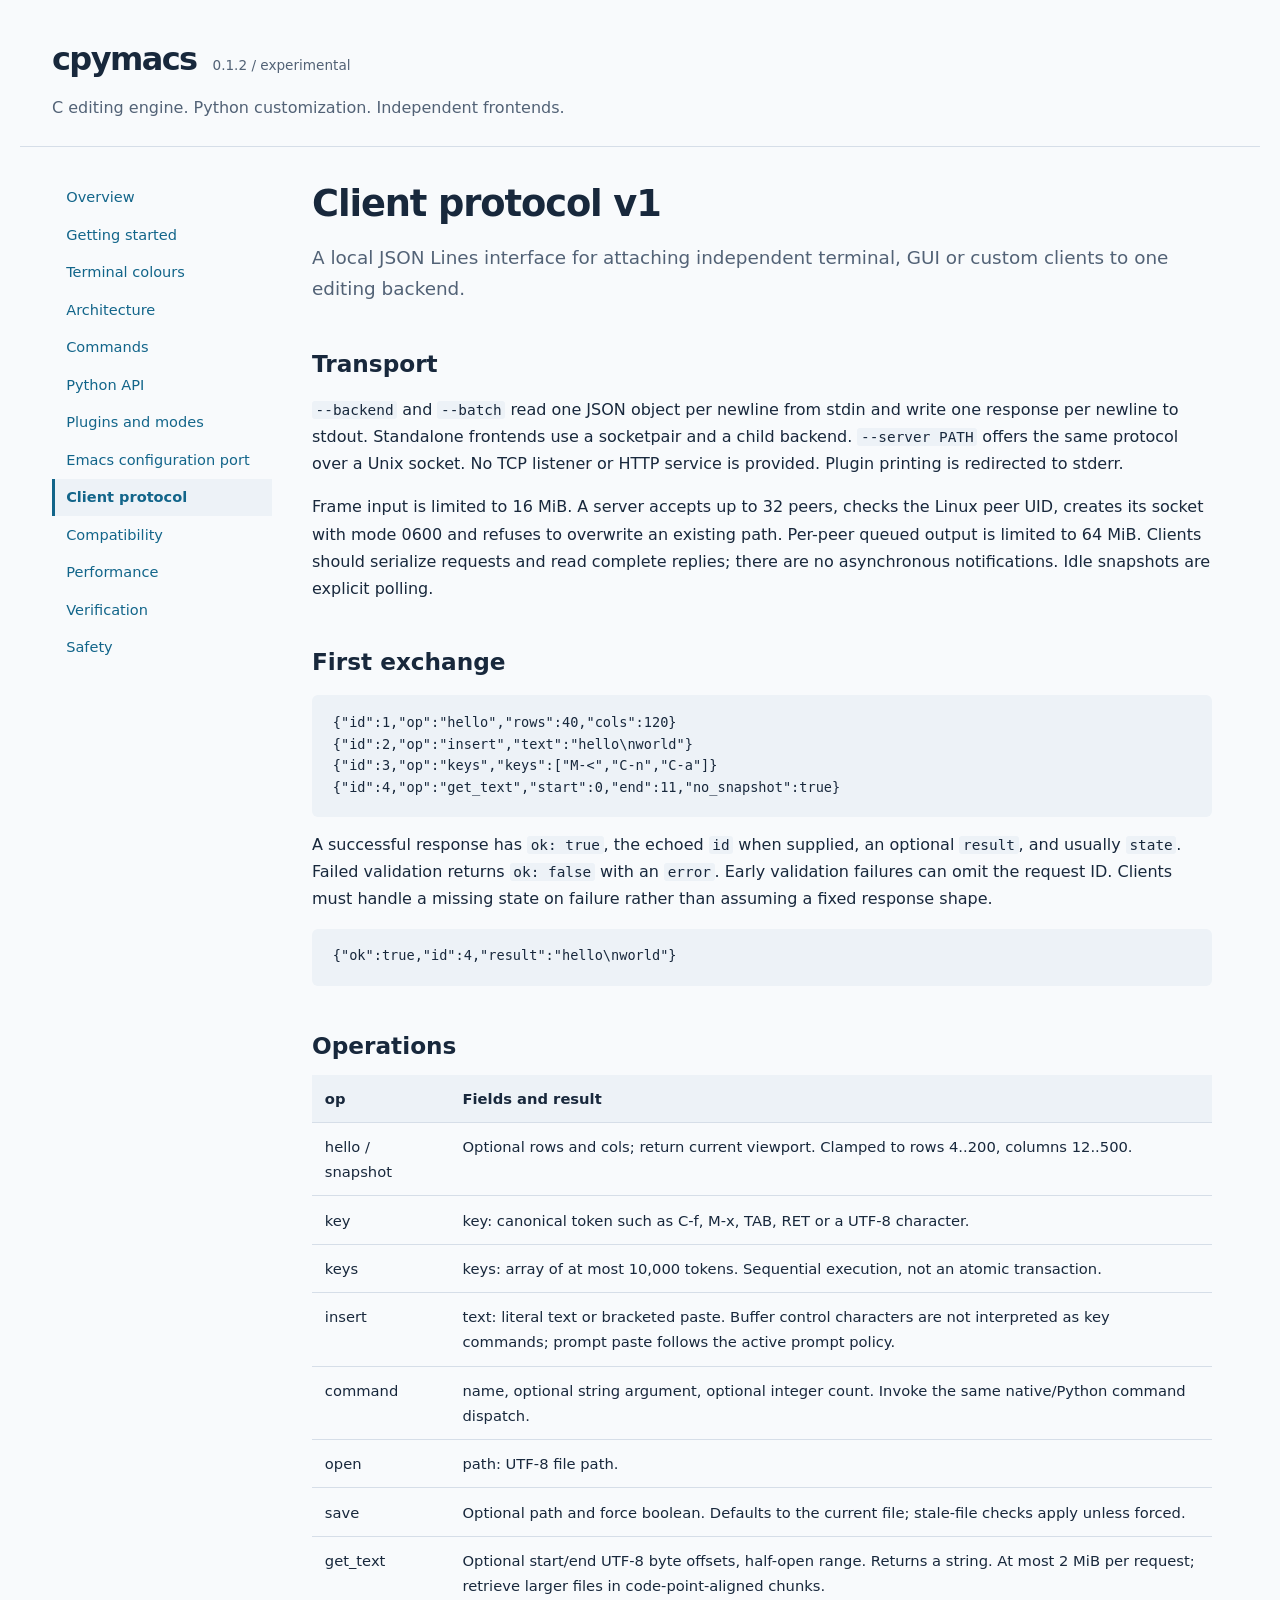
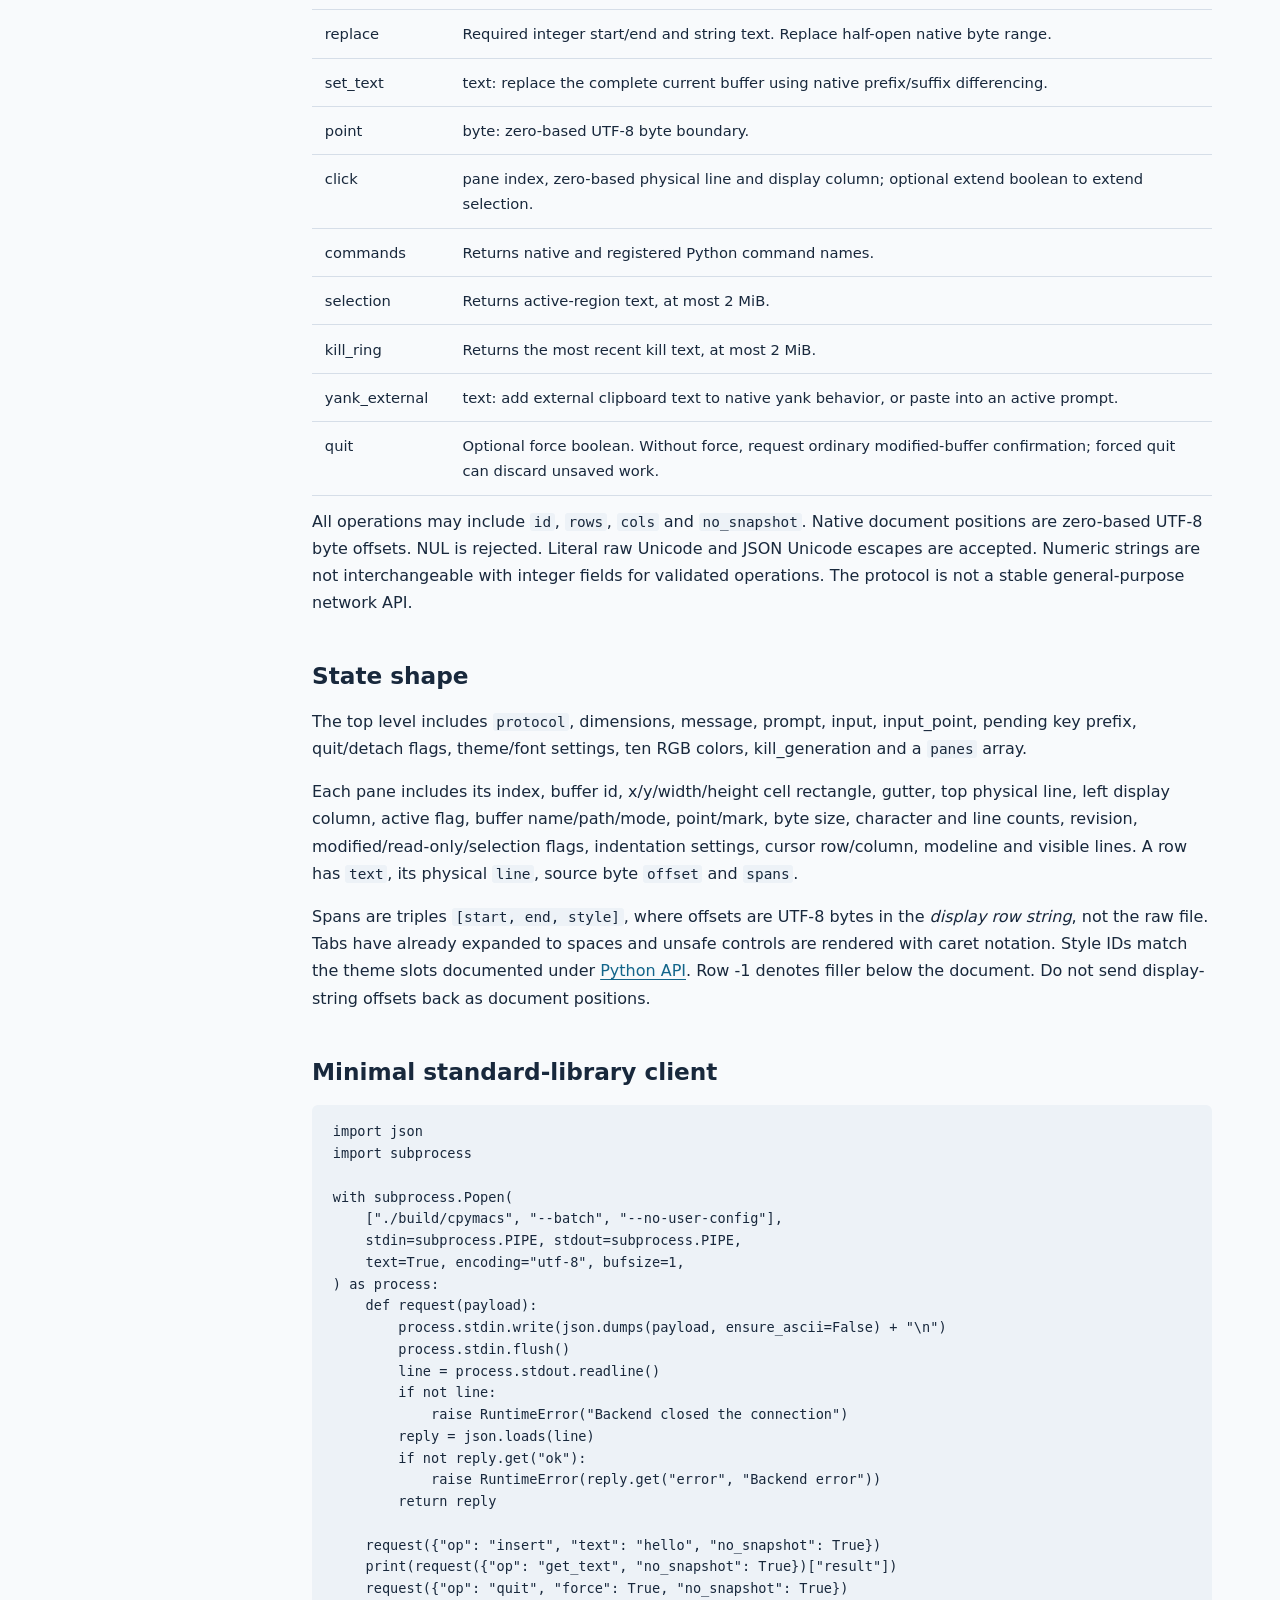
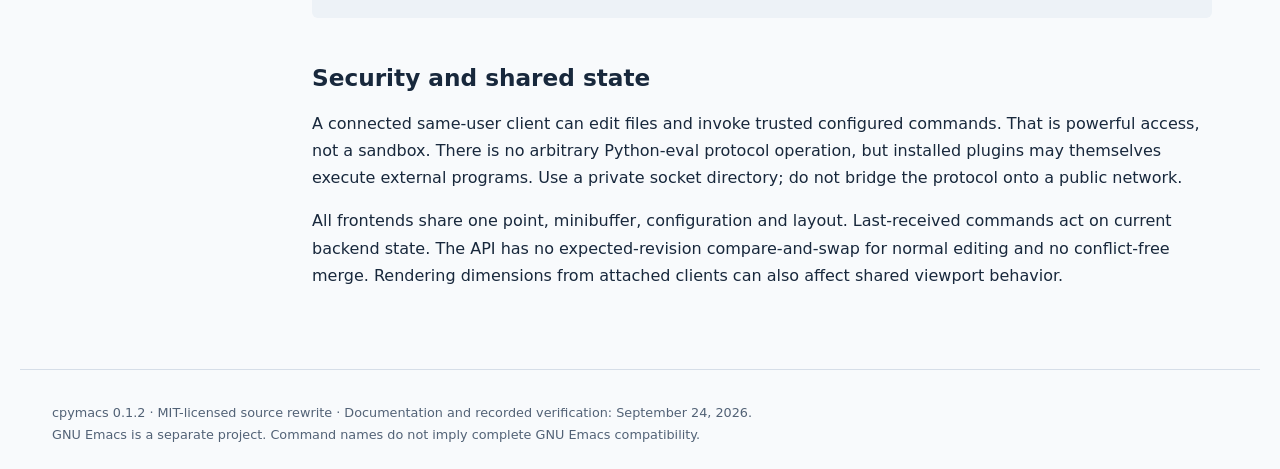
<file: docs/protocol.html>
<!doctype html>
<html lang="en"><head><meta charset="utf-8"><meta name="viewport" content="width=device-width, initial-scale=1"><meta name="description" content="A local JSON Lines interface for attaching independent terminal, GUI or custom clients to one editing backend."><title>Client protocol v1 | cpymacs</title><link rel="stylesheet" href="style.css"></head>
<body><a class="skip" href="#content">Skip to content</a><header><a class="brand" href="index.html">cpymacs</a><span class="version">0.1.2 / experimental</span><p>C editing engine. Python customization. Independent frontends.</p></header>
<div class="layout"><nav aria-label="Documentation"><a href="index.html">Overview</a><a href="getting-started.html">Getting started</a><a href="terminal-colors.html">Terminal colours</a><a href="architecture.html">Architecture</a><a href="commands.html">Commands</a><a href="api.html">Python API</a><a href="plugins.html">Plugins and modes</a><a href="migration.html">Emacs configuration port</a><a href="protocol.html" aria-current="page">Client protocol</a><a href="compatibility.html">Compatibility</a><a href="performance.html">Performance</a><a href="verification.html">Verification</a><a href="safety.html">Safety</a></nav><main id="content"><h1>Client protocol v1</h1><p class="lede">A local JSON Lines interface for attaching independent terminal, GUI or custom clients to one editing backend.</p><h2>Transport</h2><p><code>--backend</code> and <code>--batch</code> read one JSON object per newline from stdin and write one response per newline to stdout. Standalone frontends use a socketpair and a child backend. <code>--server PATH</code> offers the same protocol over a Unix socket. No TCP listener or HTTP service is provided. Plugin printing is redirected to stderr.</p>
<p>Frame input is limited to 16 MiB. A server accepts up to 32 peers, checks the Linux peer UID, creates its socket with mode 0600 and refuses to overwrite an existing path. Per-peer queued output is limited to 64 MiB. Clients should serialize requests and read complete replies; there are no asynchronous notifications. Idle snapshots are explicit polling.</p>
<h2>First exchange</h2><pre><code class="language-json">{&quot;id&quot;:1,&quot;op&quot;:&quot;hello&quot;,&quot;rows&quot;:40,&quot;cols&quot;:120}
{&quot;id&quot;:2,&quot;op&quot;:&quot;insert&quot;,&quot;text&quot;:&quot;hello\nworld&quot;}
{&quot;id&quot;:3,&quot;op&quot;:&quot;keys&quot;,&quot;keys&quot;:[&quot;M-&lt;&quot;,&quot;C-n&quot;,&quot;C-a&quot;]}
{&quot;id&quot;:4,&quot;op&quot;:&quot;get_text&quot;,&quot;start&quot;:0,&quot;end&quot;:11,&quot;no_snapshot&quot;:true}</code></pre>
<p>A successful response has <code>ok: true</code>, the echoed <code>id</code> when supplied, an optional <code>result</code>, and usually <code>state</code>. Failed validation returns <code>ok: false</code> with an <code>error</code>. Early validation failures can omit the request ID. Clients must handle a missing state on failure rather than assuming a fixed response shape.</p><pre><code class="language-json">{&quot;ok&quot;:true,&quot;id&quot;:4,&quot;result&quot;:&quot;hello\nworld&quot;}</code></pre>
<h2>Operations</h2><div class="table-scroll"><table><thead><tr><th scope="col">op</th><th scope="col">Fields and result</th></tr></thead><tbody><tr><td>hello / snapshot</td><td>Optional rows and cols; return current viewport. Clamped to rows 4..200, columns 12..500.</td></tr><tr><td>key</td><td>key: canonical token such as C-f, M-x, TAB, RET or a UTF-8 character.</td></tr><tr><td>keys</td><td>keys: array of at most 10,000 tokens. Sequential execution, not an atomic transaction.</td></tr><tr><td>insert</td><td>text: literal text or bracketed paste. Buffer control characters are not interpreted as key commands; prompt paste follows the active prompt policy.</td></tr><tr><td>command</td><td>name, optional string argument, optional integer count. Invoke the same native/Python command dispatch.</td></tr><tr><td>open</td><td>path: UTF-8 file path.</td></tr><tr><td>save</td><td>Optional path and force boolean. Defaults to the current file; stale-file checks apply unless forced.</td></tr><tr><td>get_text</td><td>Optional start/end UTF-8 byte offsets, half-open range. Returns a string. At most 2 MiB per request; retrieve larger files in code-point-aligned chunks.</td></tr><tr><td>replace</td><td>Required integer start/end and string text. Replace half-open native byte range.</td></tr><tr><td>set_text</td><td>text: replace the complete current buffer using native prefix/suffix differencing.</td></tr><tr><td>point</td><td>byte: zero-based UTF-8 byte boundary.</td></tr><tr><td>click</td><td>pane index, zero-based physical line and display column; optional extend boolean to extend selection.</td></tr><tr><td>commands</td><td>Returns native and registered Python command names.</td></tr><tr><td>selection</td><td>Returns active-region text, at most 2 MiB.</td></tr><tr><td>kill_ring</td><td>Returns the most recent kill text, at most 2 MiB.</td></tr><tr><td>yank_external</td><td>text: add external clipboard text to native yank behavior, or paste into an active prompt.</td></tr><tr><td>quit</td><td>Optional force boolean. Without force, request ordinary modified-buffer confirmation; forced quit can discard unsaved work.</td></tr></tbody></table></div>
<p>All operations may include <code>id</code>, <code>rows</code>, <code>cols</code> and <code>no_snapshot</code>. Native document positions are zero-based UTF-8 byte offsets. NUL is rejected. Literal raw Unicode and JSON Unicode escapes are accepted. Numeric strings are not interchangeable with integer fields for validated operations. The protocol is not a stable general-purpose network API.</p>
<h2>State shape</h2><p>The top level includes <code>protocol</code>, dimensions, message, prompt, input, input_point, pending key prefix, quit/detach flags, theme/font settings, ten RGB colors, kill_generation and a <code>panes</code> array.</p>
<p>Each pane includes its index, buffer id, x/y/width/height cell rectangle, gutter, top physical line, left display column, active flag, buffer name/path/mode, point/mark, byte size, character and line counts, revision, modified/read-only/selection flags, indentation settings, cursor row/column, modeline and visible lines. A row has <code>text</code>, its physical <code>line</code>, source byte <code>offset</code> and <code>spans</code>.</p>
<p>Spans are triples <code>[start, end, style]</code>, where offsets are UTF-8 bytes in the <em>display row string</em>, not the raw file. Tabs have already expanded to spaces and unsafe controls are rendered with caret notation. Style IDs match the theme slots documented under <a href="api.html">Python API</a>. Row -1 denotes filler below the document. Do not send display-string offsets back as document positions.</p>
<h2>Minimal standard-library client</h2><pre><code class="language-python">import json
import subprocess

with subprocess.Popen(
    [&quot;./build/cpymacs&quot;, &quot;--batch&quot;, &quot;--no-user-config&quot;],
    stdin=subprocess.PIPE, stdout=subprocess.PIPE,
    text=True, encoding=&quot;utf-8&quot;, bufsize=1,
) as process:
    def request(payload):
        process.stdin.write(json.dumps(payload, ensure_ascii=False) + &quot;\n&quot;)
        process.stdin.flush()
        line = process.stdout.readline()
        if not line:
            raise RuntimeError(&quot;Backend closed the connection&quot;)
        reply = json.loads(line)
        if not reply.get(&quot;ok&quot;):
            raise RuntimeError(reply.get(&quot;error&quot;, &quot;Backend error&quot;))
        return reply

    request({&quot;op&quot;: &quot;insert&quot;, &quot;text&quot;: &quot;hello&quot;, &quot;no_snapshot&quot;: True})
    print(request({&quot;op&quot;: &quot;get_text&quot;, &quot;no_snapshot&quot;: True})[&quot;result&quot;])
    request({&quot;op&quot;: &quot;quit&quot;, &quot;force&quot;: True, &quot;no_snapshot&quot;: True})</code></pre>
<h2>Security and shared state</h2><p>A connected same-user client can edit files and invoke trusted configured commands. That is powerful access, not a sandbox. There is no arbitrary Python-eval protocol operation, but installed plugins may themselves execute external programs. Use a private socket directory; do not bridge the protocol onto a public network.</p>
<p>All frontends share one point, minibuffer, configuration and layout. Last-received commands act on current backend state. The API has no expected-revision compare-and-swap for normal editing and no conflict-free merge. Rendering dimensions from attached clients can also affect shared viewport behavior.</p></main></div>
<footer>cpymacs 0.1.2 · MIT-licensed source rewrite · Documentation and recorded verification: September 24, 2026.<br>GNU Emacs is a separate project. Command names do not imply complete GNU Emacs compatibility.</footer></body></html>
</file>
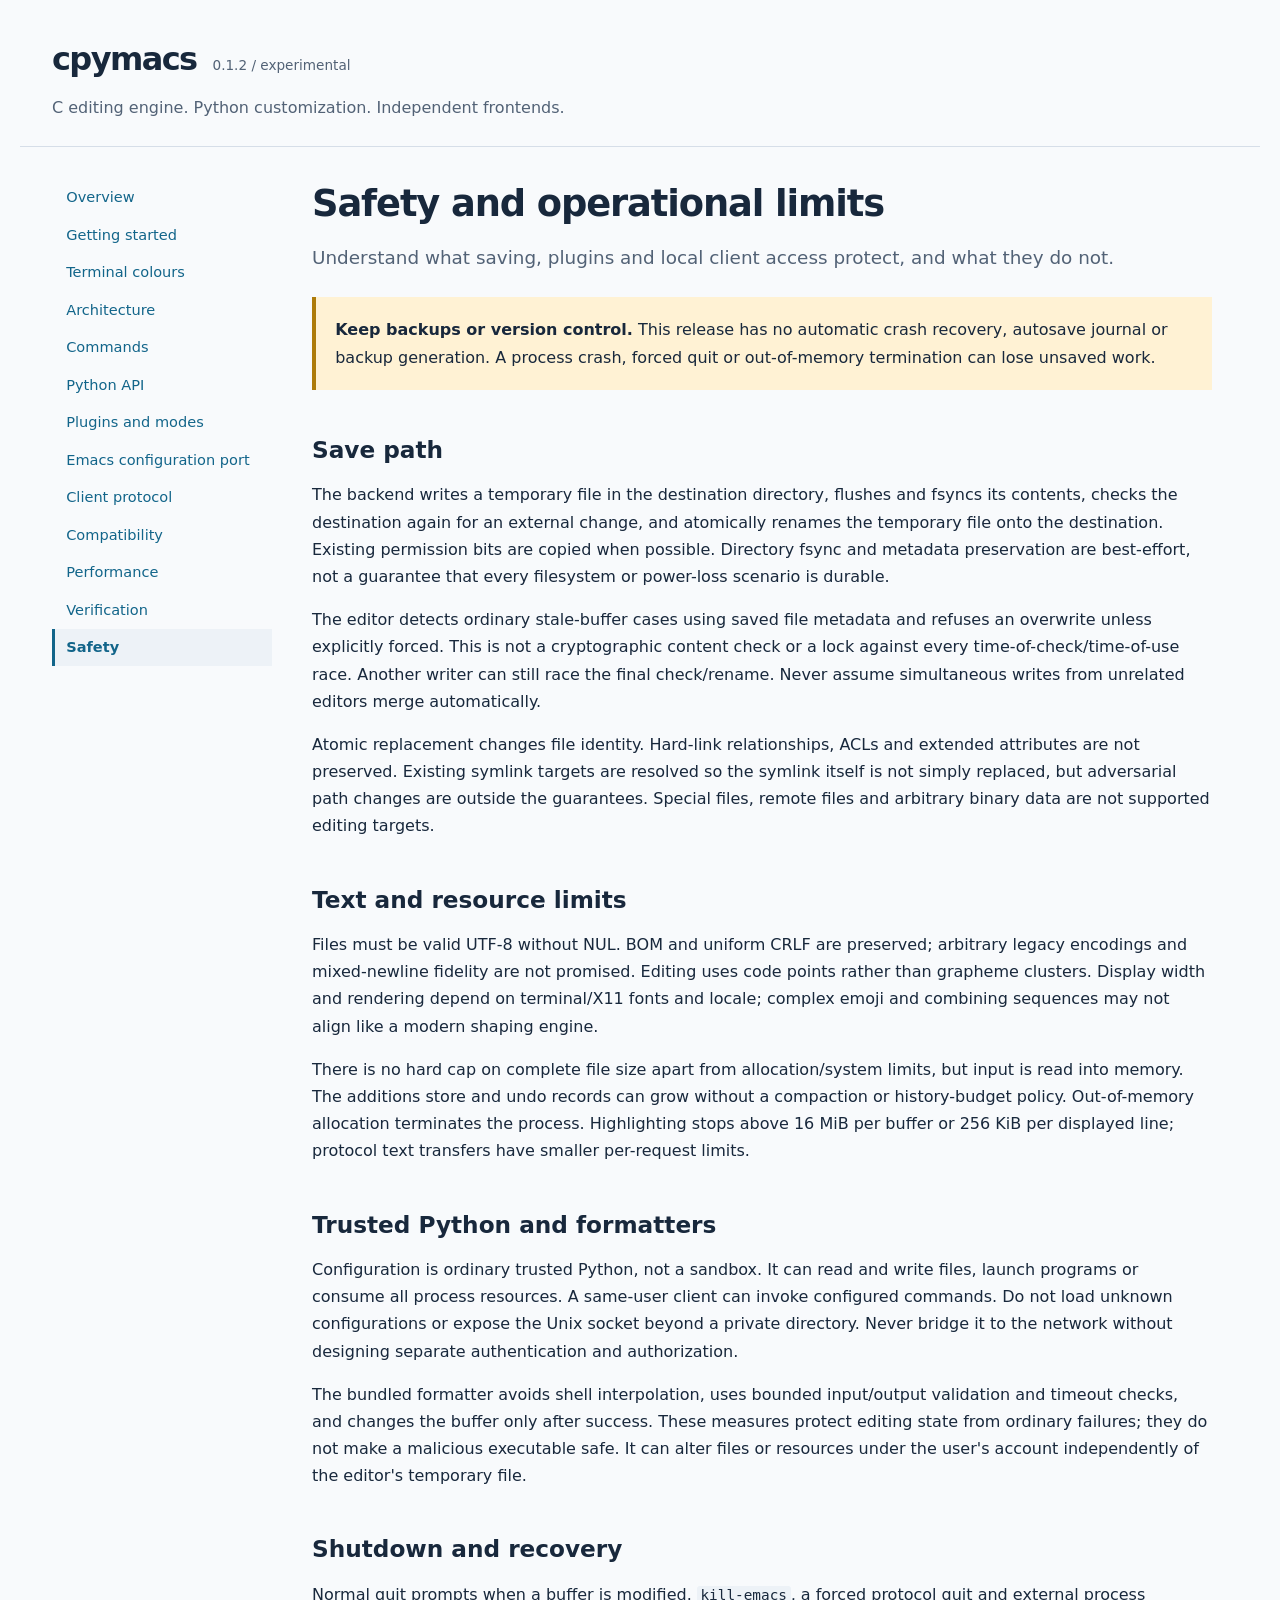
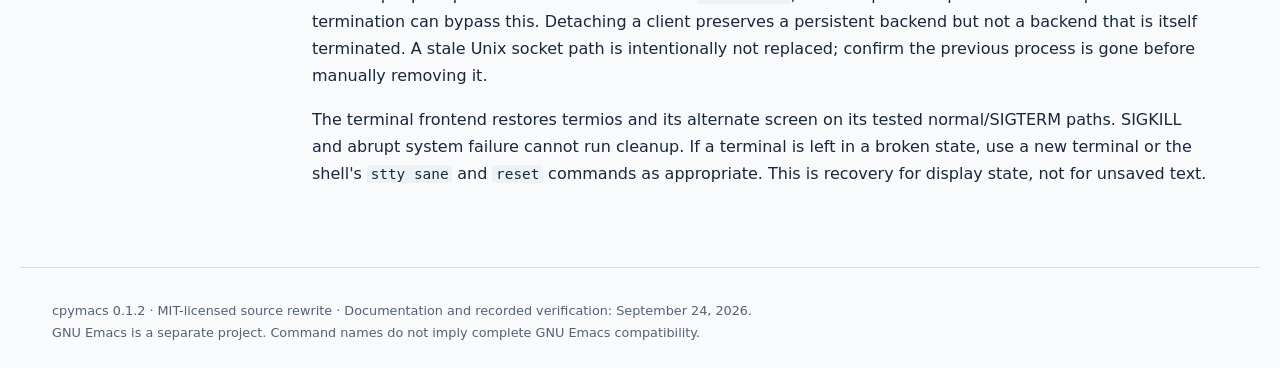
<file: docs/safety.html>
<!doctype html>
<html lang="en"><head><meta charset="utf-8"><meta name="viewport" content="width=device-width, initial-scale=1"><meta name="description" content="Understand what saving, plugins and local client access protect, and what they do not."><title>Safety and operational limits | cpymacs</title><link rel="stylesheet" href="style.css"></head>
<body><a class="skip" href="#content">Skip to content</a><header><a class="brand" href="index.html">cpymacs</a><span class="version">0.1.2 / experimental</span><p>C editing engine. Python customization. Independent frontends.</p></header>
<div class="layout"><nav aria-label="Documentation"><a href="index.html">Overview</a><a href="getting-started.html">Getting started</a><a href="terminal-colors.html">Terminal colours</a><a href="architecture.html">Architecture</a><a href="commands.html">Commands</a><a href="api.html">Python API</a><a href="plugins.html">Plugins and modes</a><a href="migration.html">Emacs configuration port</a><a href="protocol.html">Client protocol</a><a href="compatibility.html">Compatibility</a><a href="performance.html">Performance</a><a href="verification.html">Verification</a><a href="safety.html" aria-current="page">Safety</a></nav><main id="content"><h1>Safety and operational limits</h1><p class="lede">Understand what saving, plugins and local client access protect, and what they do not.</p><div class="notice"><p><strong>Keep backups or version control.</strong> This release has no automatic crash recovery, autosave journal or backup generation. A process crash, forced quit or out-of-memory termination can lose unsaved work.</p></div>
<h2>Save path</h2><p>The backend writes a temporary file in the destination directory, flushes and fsyncs its contents, checks the destination again for an external change, and atomically renames the temporary file onto the destination. Existing permission bits are copied when possible. Directory fsync and metadata preservation are best-effort, not a guarantee that every filesystem or power-loss scenario is durable.</p>
<p>The editor detects ordinary stale-buffer cases using saved file metadata and refuses an overwrite unless explicitly forced. This is not a cryptographic content check or a lock against every time-of-check/time-of-use race. Another writer can still race the final check/rename. Never assume simultaneous writes from unrelated editors merge automatically.</p>
<p>Atomic replacement changes file identity. Hard-link relationships, ACLs and extended attributes are not preserved. Existing symlink targets are resolved so the symlink itself is not simply replaced, but adversarial path changes are outside the guarantees. Special files, remote files and arbitrary binary data are not supported editing targets.</p>
<h2>Text and resource limits</h2><p>Files must be valid UTF-8 without NUL. BOM and uniform CRLF are preserved; arbitrary legacy encodings and mixed-newline fidelity are not promised. Editing uses code points rather than grapheme clusters. Display width and rendering depend on terminal/X11 fonts and locale; complex emoji and combining sequences may not align like a modern shaping engine.</p>
<p>There is no hard cap on complete file size apart from allocation/system limits, but input is read into memory. The additions store and undo records can grow without a compaction or history-budget policy. Out-of-memory allocation terminates the process. Highlighting stops above 16 MiB per buffer or 256 KiB per displayed line; protocol text transfers have smaller per-request limits.</p>
<h2>Trusted Python and formatters</h2><p>Configuration is ordinary trusted Python, not a sandbox. It can read and write files, launch programs or consume all process resources. A same-user client can invoke configured commands. Do not load unknown configurations or expose the Unix socket beyond a private directory. Never bridge it to the network without designing separate authentication and authorization.</p>
<p>The bundled formatter avoids shell interpolation, uses bounded input/output validation and timeout checks, and changes the buffer only after success. These measures protect editing state from ordinary failures; they do not make a malicious executable safe. It can alter files or resources under the user's account independently of the editor's temporary file.</p>
<h2>Shutdown and recovery</h2><p>Normal quit prompts when a buffer is modified. <code>kill-emacs</code>, a forced protocol quit and external process termination can bypass this. Detaching a client preserves a persistent backend but not a backend that is itself terminated. A stale Unix socket path is intentionally not replaced; confirm the previous process is gone before manually removing it.</p>
<p>The terminal frontend restores termios and its alternate screen on its tested normal/SIGTERM paths. SIGKILL and abrupt system failure cannot run cleanup. If a terminal is left in a broken state, use a new terminal or the shell's <code>stty sane</code> and <code>reset</code> commands as appropriate. This is recovery for display state, not for unsaved text.</p></main></div>
<footer>cpymacs 0.1.2 · MIT-licensed source rewrite · Documentation and recorded verification: September 24, 2026.<br>GNU Emacs is a separate project. Command names do not imply complete GNU Emacs compatibility.</footer></body></html>
</file>
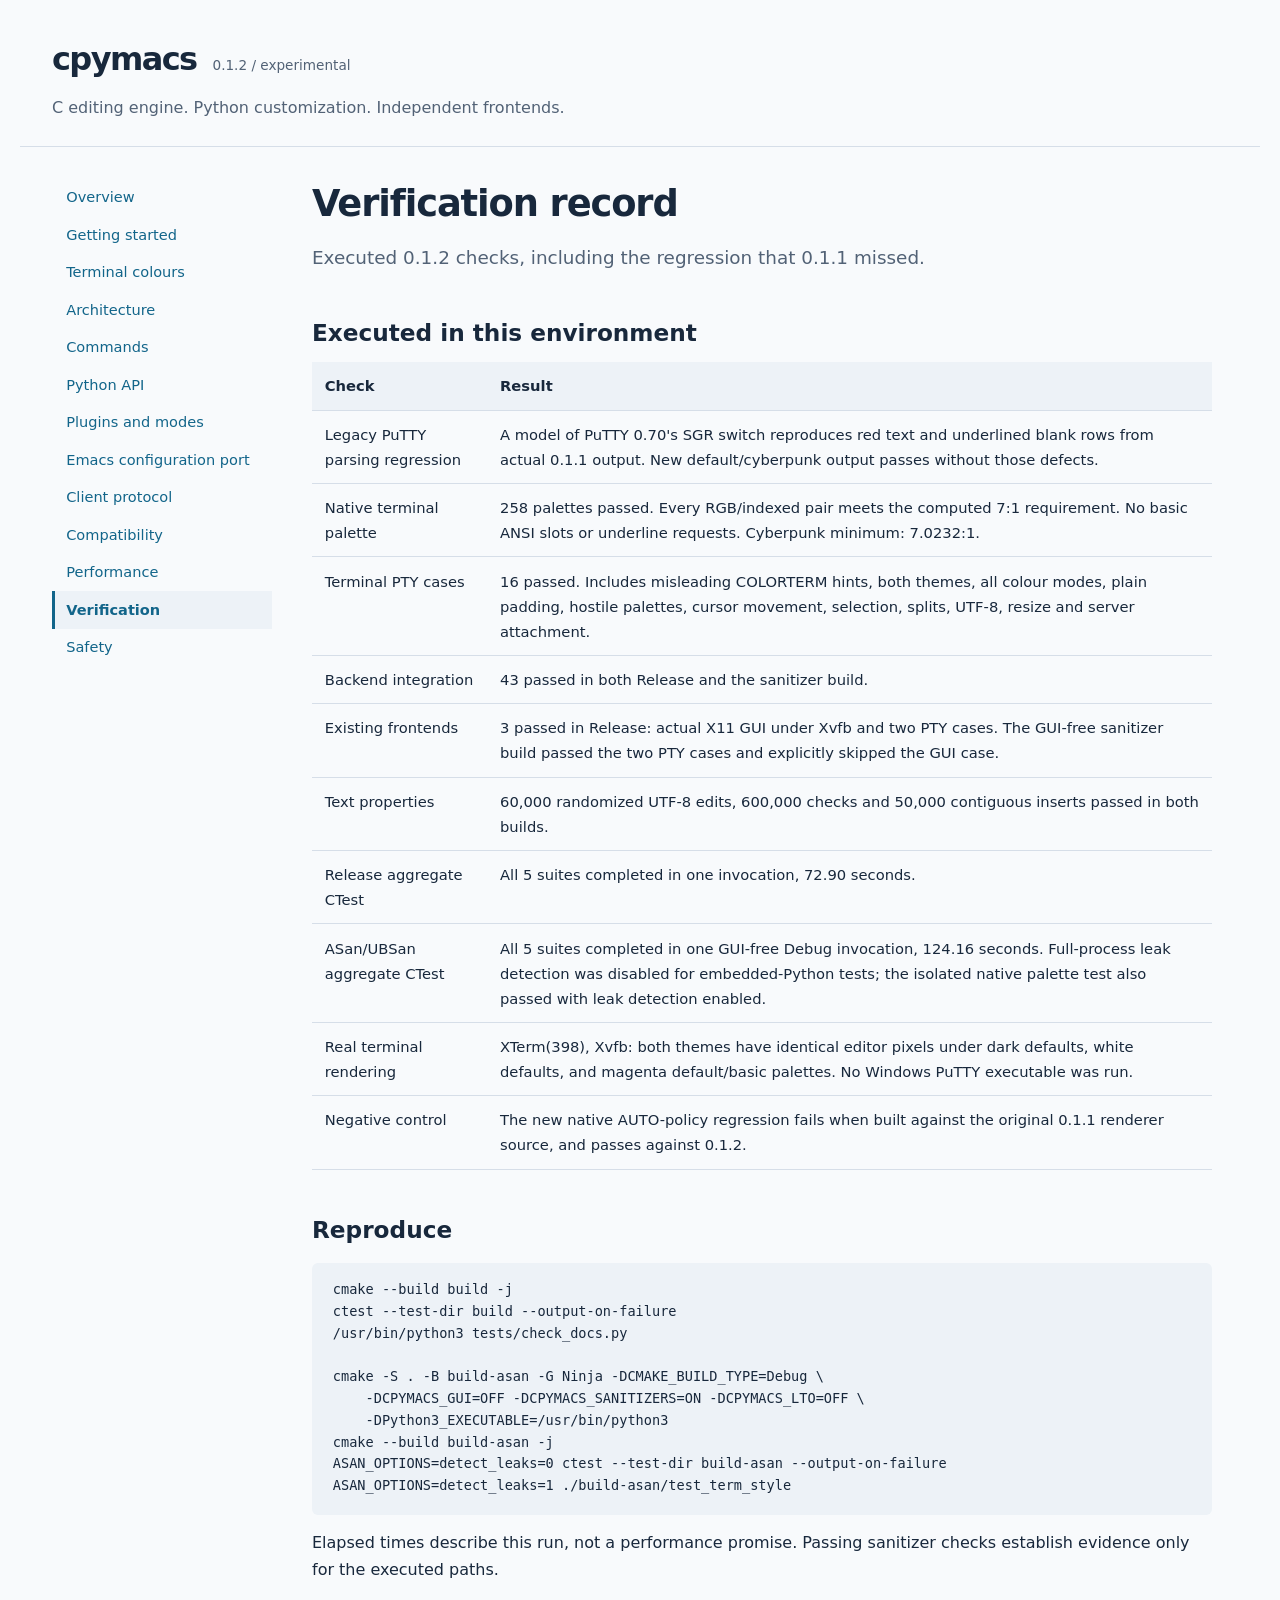
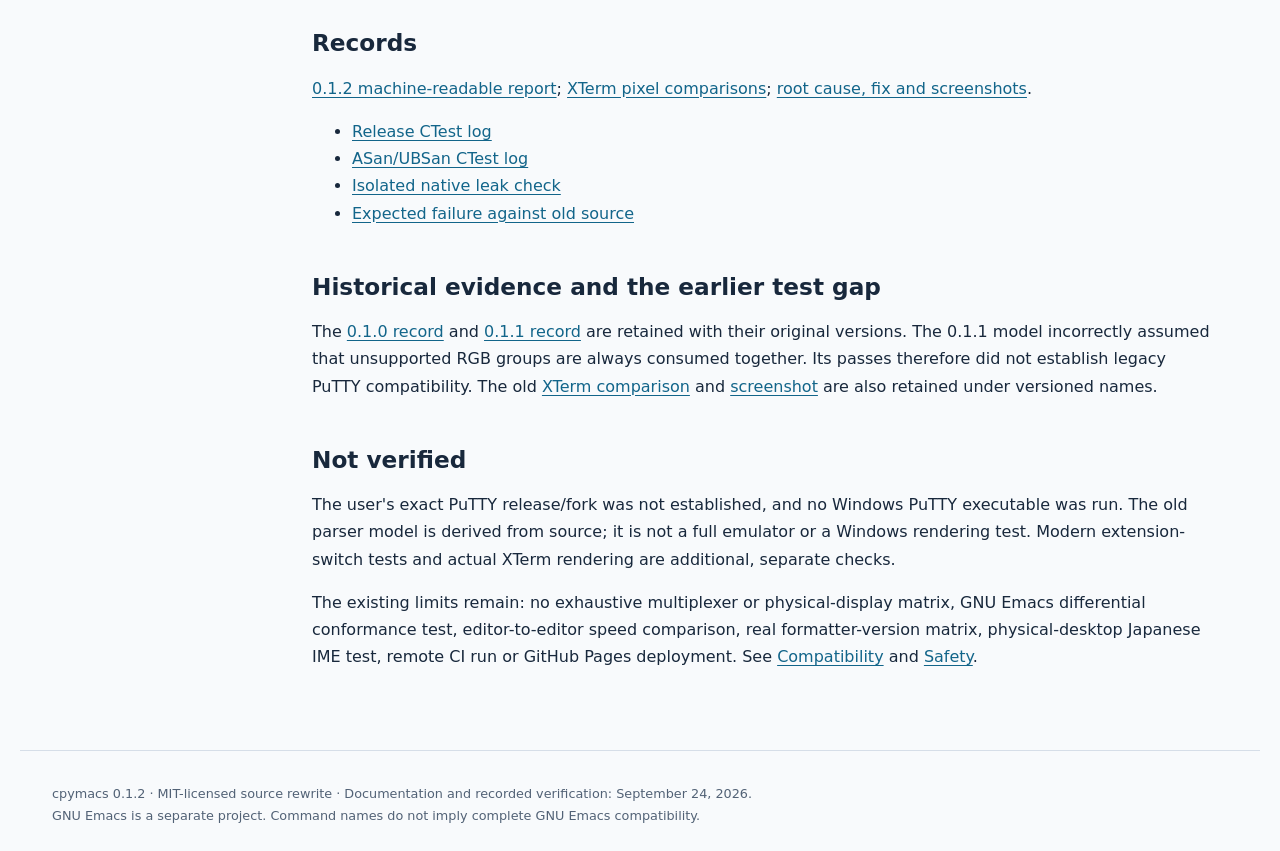
<file: docs/verification.html>
<!doctype html>
<html lang="en"><head><meta charset="utf-8"><meta name="viewport" content="width=device-width, initial-scale=1"><meta name="description" content="Executed 0.1.2 checks, including the regression that 0.1.1 missed."><title>Verification record | cpymacs</title><link rel="stylesheet" href="style.css"></head>
<body><a class="skip" href="#content">Skip to content</a><header><a class="brand" href="index.html">cpymacs</a><span class="version">0.1.2 / experimental</span><p>C editing engine. Python customization. Independent frontends.</p></header>
<div class="layout"><nav aria-label="Documentation"><a href="index.html">Overview</a><a href="getting-started.html">Getting started</a><a href="terminal-colors.html">Terminal colours</a><a href="architecture.html">Architecture</a><a href="commands.html">Commands</a><a href="api.html">Python API</a><a href="plugins.html">Plugins and modes</a><a href="migration.html">Emacs configuration port</a><a href="protocol.html">Client protocol</a><a href="compatibility.html">Compatibility</a><a href="performance.html">Performance</a><a href="verification.html" aria-current="page">Verification</a><a href="safety.html">Safety</a></nav><main id="content"><h1>Verification record</h1><p class="lede">Executed 0.1.2 checks, including the regression that 0.1.1 missed.</p>

<h2>Executed in this environment</h2>
<table><thead><tr><th>Check</th><th>Result</th></tr></thead><tbody>
<tr><td>Legacy PuTTY parsing regression</td><td>A model of PuTTY 0.70's SGR switch reproduces red text and underlined blank rows from actual 0.1.1 output. New default/cyberpunk output passes without those defects.</td></tr>
<tr><td>Native terminal palette</td><td>258 palettes passed. Every RGB/indexed pair meets the computed 7:1 requirement. No basic ANSI slots or underline requests. Cyberpunk minimum: 7.0232:1.</td></tr>
<tr><td>Terminal PTY cases</td><td>16 passed. Includes misleading COLORTERM hints, both themes, all colour modes, plain padding, hostile palettes, cursor movement, selection, splits, UTF-8, resize and server attachment.</td></tr>
<tr><td>Backend integration</td><td>43 passed in both Release and the sanitizer build.</td></tr>
<tr><td>Existing frontends</td><td>3 passed in Release: actual X11 GUI under Xvfb and two PTY cases. The GUI-free sanitizer build passed the two PTY cases and explicitly skipped the GUI case.</td></tr>
<tr><td>Text properties</td><td>60,000 randomized UTF-8 edits, 600,000 checks and 50,000 contiguous inserts passed in both builds.</td></tr>
<tr><td>Release aggregate CTest</td><td>All 5 suites completed in one invocation, 72.90 seconds.</td></tr>
<tr><td>ASan/UBSan aggregate CTest</td><td>All 5 suites completed in one GUI-free Debug invocation, 124.16 seconds. Full-process leak detection was disabled for embedded-Python tests; the isolated native palette test also passed with leak detection enabled.</td></tr>
<tr><td>Real terminal rendering</td><td>XTerm(398), Xvfb: both themes have identical editor pixels under dark defaults, white defaults, and magenta default/basic palettes. No Windows PuTTY executable was run.</td></tr>
<tr><td>Negative control</td><td>The new native AUTO-policy regression fails when built against the original 0.1.1 renderer source, and passes against 0.1.2.</td></tr>
</tbody></table>
<h2>Reproduce</h2>
<pre><code>cmake --build build -j
ctest --test-dir build --output-on-failure
/usr/bin/python3 tests/check_docs.py

cmake -S . -B build-asan -G Ninja -DCMAKE_BUILD_TYPE=Debug \
    -DCPYMACS_GUI=OFF -DCPYMACS_SANITIZERS=ON -DCPYMACS_LTO=OFF \
    -DPython3_EXECUTABLE=/usr/bin/python3
cmake --build build-asan -j
ASAN_OPTIONS=detect_leaks=0 ctest --test-dir build-asan --output-on-failure
ASAN_OPTIONS=detect_leaks=1 ./build-asan/test_term_style</code></pre>
<p>Elapsed times describe this run, not a performance promise. Passing sanitizer checks establish evidence only for the executed paths.</p>
<h2>Records</h2>
<p><a href="verification-results.json">0.1.2 machine-readable report</a>; <a href="assets/render-verification.json">XTerm pixel comparisons</a>; <a href="terminal-colors.html">root cause, fix and screenshots</a>.</p>
<ul><li><a href="test-logs/0.1.2-release-ctest.txt">Release CTest log</a></li><li><a href="test-logs/0.1.2-asan-ctest.txt">ASan/UBSan CTest log</a></li><li><a href="test-logs/0.1.2-native-palette-asan.txt">Isolated native leak check</a></li><li><a href="test-logs/0.1.2-negative-control.txt">Expected failure against old source</a></li></ul>
<h2>Historical evidence and the earlier test gap</h2>
<p>The <a href="verification-0.1.0.json">0.1.0 record</a> and <a href="verification-0.1.1.json">0.1.1 record</a> are retained with their original versions. The 0.1.1 model incorrectly assumed that unsupported RGB groups are always consumed together. Its passes therefore did not establish legacy PuTTY compatibility. The old <a href="assets/render-verification-0.1.1.json">XTerm comparison</a> and <a href="assets/nox-cyberpunk-0.1.1.png">screenshot</a> are also retained under versioned names.</p>
<h2>Not verified</h2>
<p>The user's exact PuTTY release/fork was not established, and no Windows PuTTY executable was run. The old parser model is derived from source; it is not a full emulator or a Windows rendering test. Modern extension-switch tests and actual XTerm rendering are additional, separate checks.</p>
<p>The existing limits remain: no exhaustive multiplexer or physical-display matrix, GNU Emacs differential conformance test, editor-to-editor speed comparison, real formatter-version matrix, physical-desktop Japanese IME test, remote CI run or GitHub Pages deployment. See <a href="compatibility.html">Compatibility</a> and <a href="safety.html">Safety</a>.</p>
</main></div>
<footer>cpymacs 0.1.2 · MIT-licensed source rewrite · Documentation and recorded verification: September 24, 2026.<br>GNU Emacs is a separate project. Command names do not imply complete GNU Emacs compatibility.</footer></body></html>
</file>
<file: docs/style.css>
:root{color-scheme:light dark;--bg:#f8fafc;--surface:#ffffff;--fg:#18283c;--muted:#526276;--accent:#12658a;--line:#d6dee8;--code:#edf2f7;--notice:#fff2d4}
*{box-sizing:border-box}body{margin:0;background:var(--bg);color:var(--fg);font:16px/1.7 system-ui,-apple-system,BlinkMacSystemFont,"Segoe UI",sans-serif}a{color:var(--accent);text-underline-offset:.18em}header,footer{max-width:1240px;margin:auto;padding:2rem 2rem 1.5rem}header{border-bottom:1px solid var(--line)}header p{margin:.5rem 0 0;color:var(--muted)}.brand{font-size:2rem;font-weight:800;letter-spacing:-.05em;text-decoration:none;color:var(--fg)}.version{margin-left:1rem;color:var(--muted);font-size:.85rem}.layout{max-width:1240px;display:grid;grid-template-columns:220px minmax(0,1fr);gap:2.5rem;padding:2rem;margin:auto}nav{display:flex;flex-direction:column;align-self:start;position:sticky;top:1rem;font-size:.91rem}nav a{padding:.4rem .7rem;border-left:3px solid transparent;text-decoration:none}nav a[aria-current=page]{border-color:var(--accent);background:var(--code);font-weight:650}main{min-width:0;max-width:900px}h1{font-size:2.3rem;line-height:1.2;letter-spacing:-.03em;margin:.2rem 0 1rem}h2{font-size:1.45rem;margin:2.2rem 0 .6rem;padding-top:.3rem}h3{font-size:1.1rem;margin:1.5rem 0 .4rem}.lede{font-size:1.15rem;color:var(--muted)}p{margin:.75rem 0 1rem}pre{background:var(--code);padding:1.1rem 1.3rem;border-radius:6px;overflow-x:auto;line-height:1.6;font-size:.85rem}code{font: .9em ui-monospace,"Cascadia Code","DejaVu Sans Mono",monospace}p code,li code,td code{background:var(--code);padding:.08em .25em;border-radius:3px}pre code{font-size:inherit}.notice{background:var(--notice);border-left:4px solid #ad7b0a;padding:1rem 1.2rem;margin:1.5rem 0}.notice p{margin:.2rem 0}.table-scroll{overflow-x:auto}table{width:100%;border-collapse:collapse;font-size:.92rem}th,td{padding:.7rem .8rem;border-bottom:1px solid var(--line);text-align:left;vertical-align:top}th{background:var(--code)}.columns{columns:2;column-gap:2rem}.columns li{break-inside:avoid}footer{color:var(--muted);border-top:1px solid var(--line);font-size:.8rem;margin-top:2rem}.skip{position:absolute;left:-9999px}.skip:focus{left:1rem;top:1rem;background:var(--surface);padding:1rem;z-index:10}a:focus-visible{outline:2px solid var(--accent);outline-offset:3px}hr{border:0;border-top:1px solid var(--line);margin:2rem 0}
@media(prefers-color-scheme:dark){:root{--bg:#121923;--surface:#182230;--fg:#e6edf6;--muted:#a6b4c6;--accent:#78cef1;--line:#344357;--code:#202c3b;--notice:#352d1e}}
@media(max-width:800px){header,footer{padding:1.4rem}.layout{display:block;padding:1.4rem}nav{position:static;display:flex;flex-direction:row;flex-wrap:wrap;gap:.1rem;margin-bottom:2rem}nav a{padding:.3rem .5rem;font-size:.8rem}h1{font-size:1.9rem}.columns{columns:1}.version{display:block;margin:0}}

figure{margin:1.5rem 0}figure img{display:block;max-width:100%;height:auto;border:1px solid var(--line)}figcaption{font-size:.85rem;color:var(--muted);margin-top:.6rem}
</file>
